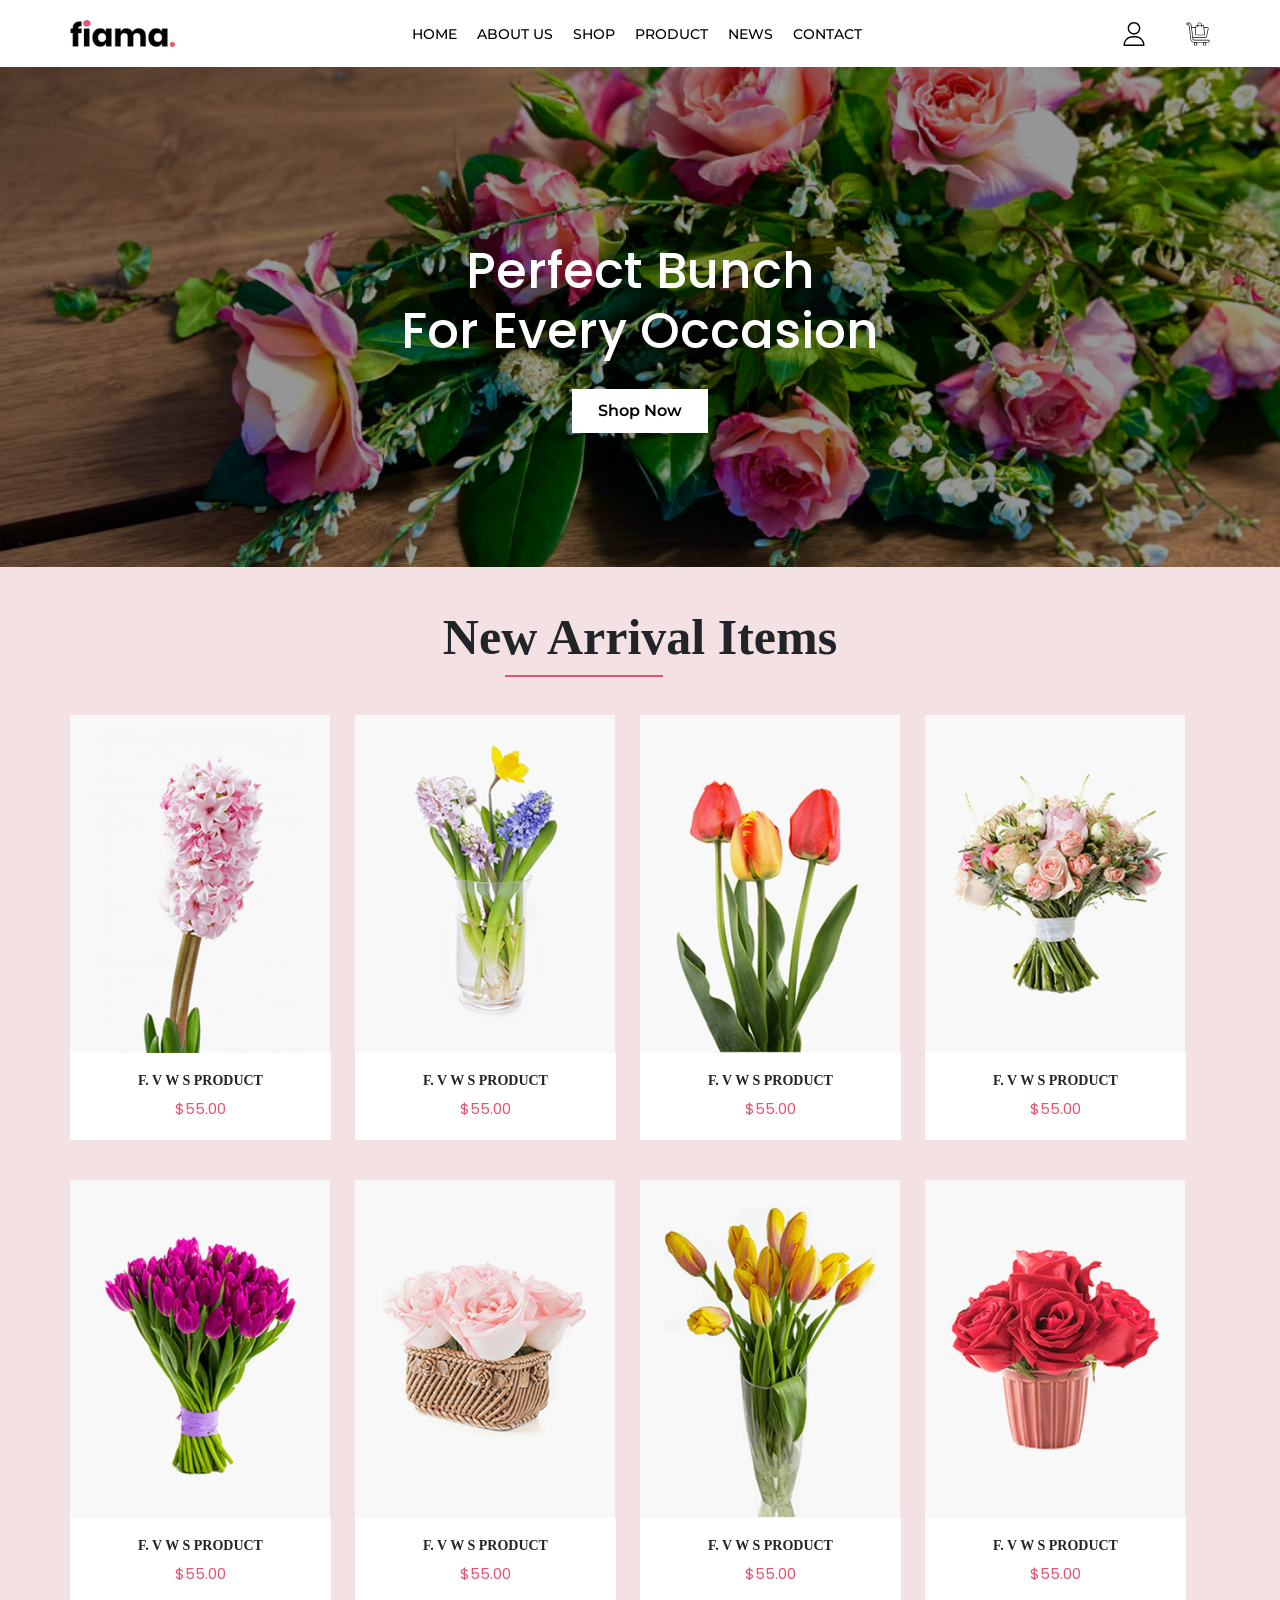
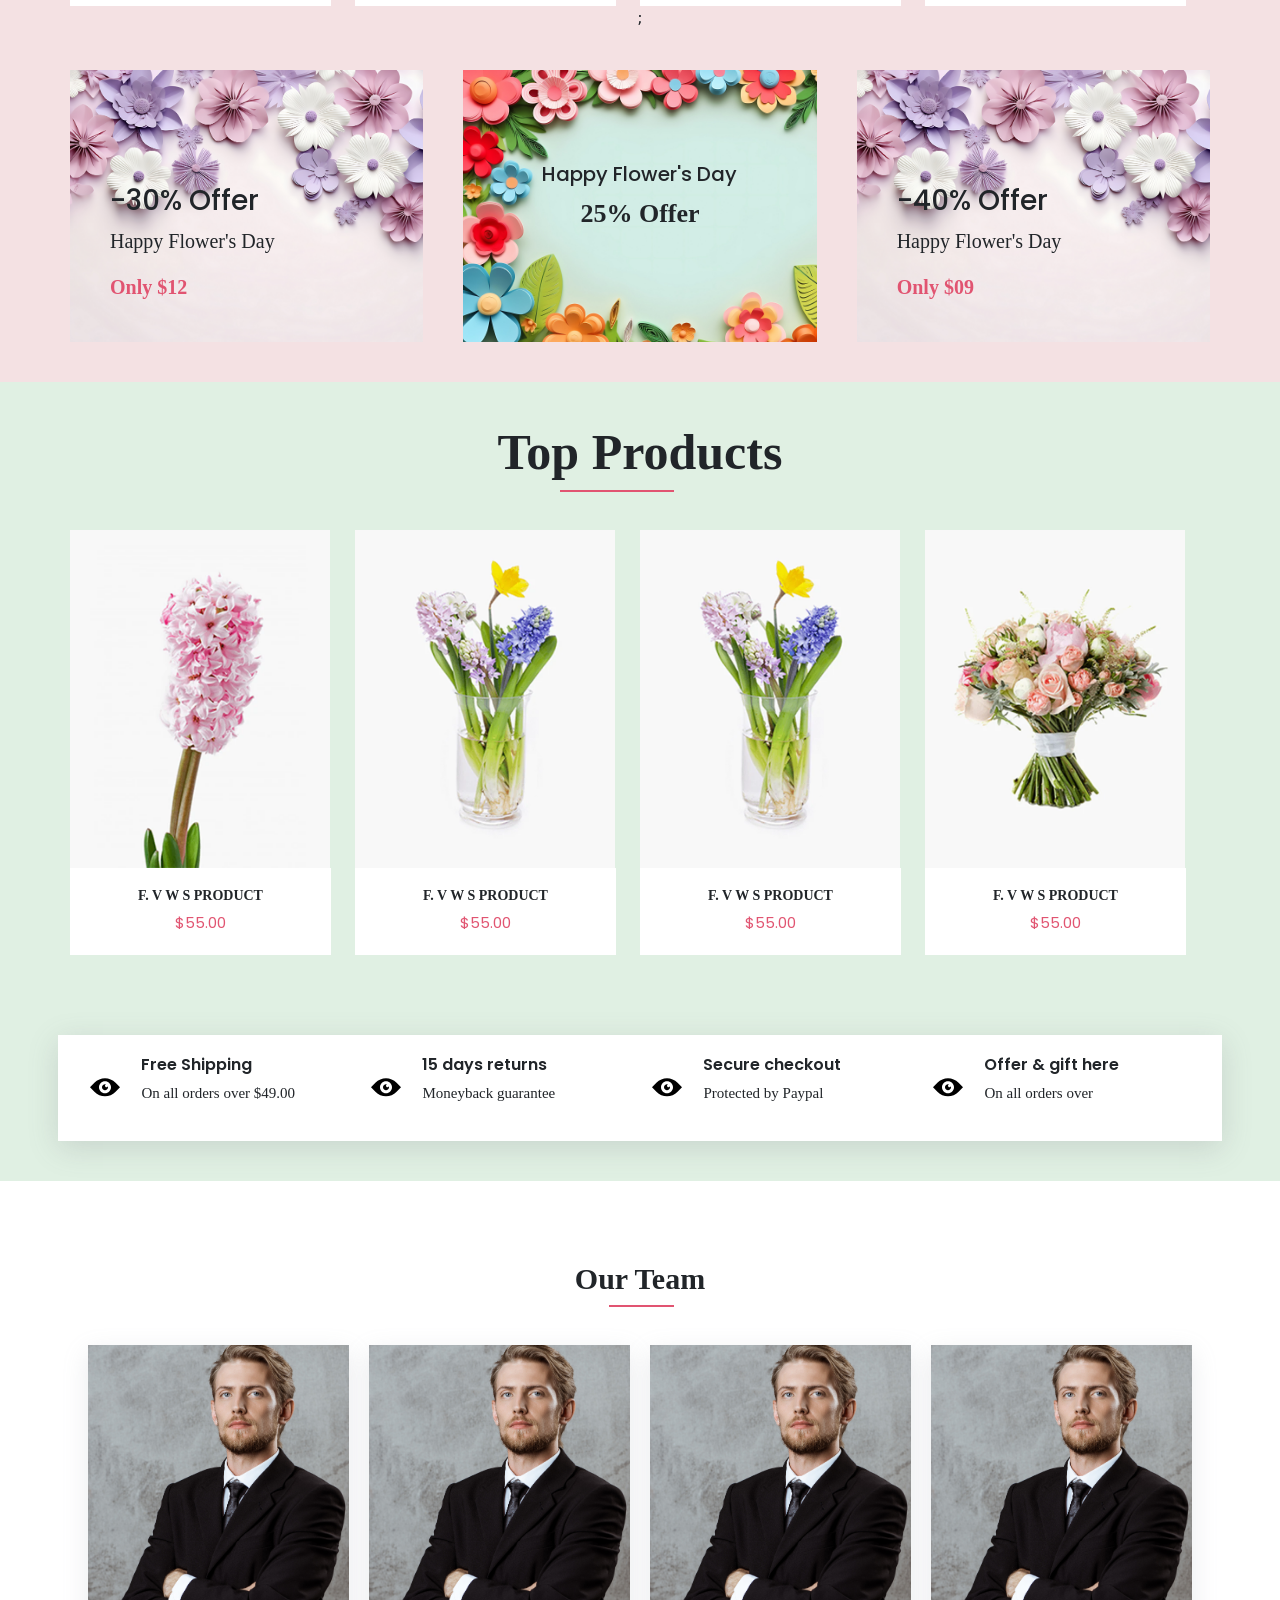
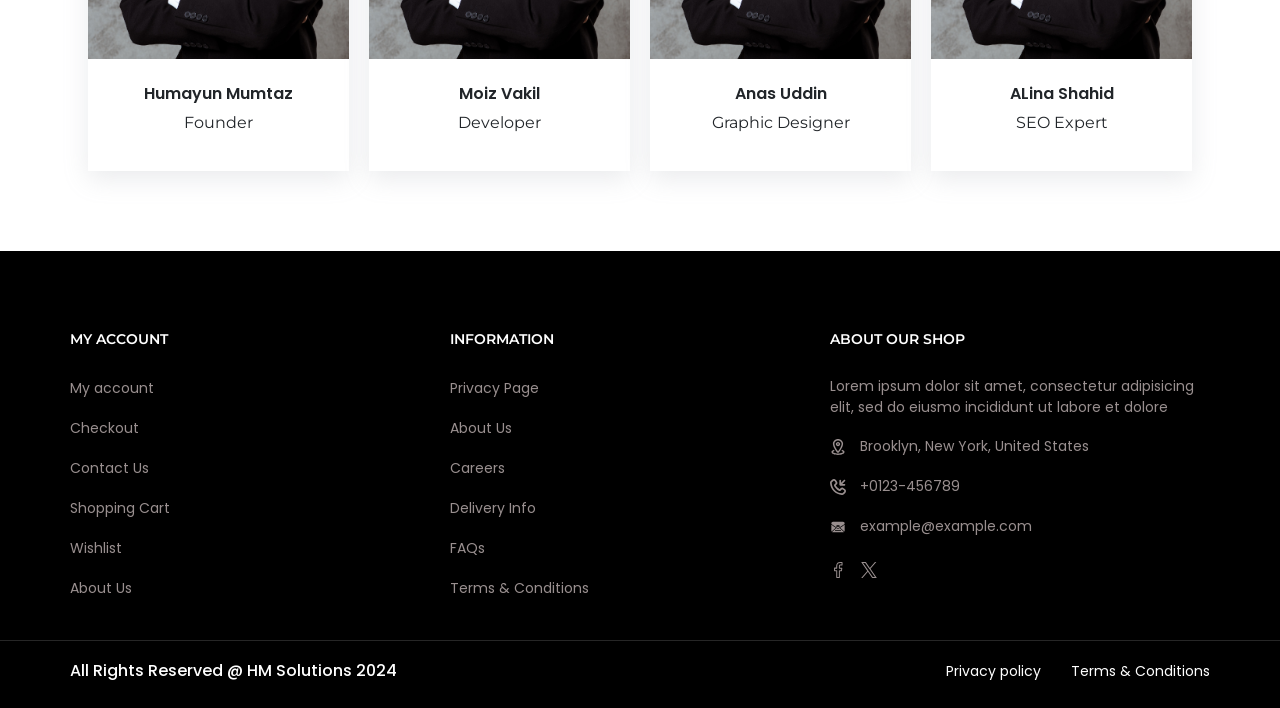
<file: index.html>
<!DOCTYPE html>
<html lang="en">
  
  <head>
    <meta charset="UTF-8" />
    <meta name="viewport" content="width=device-width, initial-scale=1.0" />

    <!-- FAV ICON -->

    <link rel="icon" href="assets/images/png/favicon.png" type="image/png" />

    <title>Home</title>

    <!-- font-family -->

    <link rel="preconnect" href="https://fonts.googleapis.com" />
    <link rel="preconnect" href="https://fonts.gstatic.com" crossorigin />
    <link
      href="https://fonts.googleapis.com/css2?family=Inter:wght@100..900&family=Open+Sans:ital,wght@0,300..800;1,300..800&family=Playfair+Display:ital,wght@0,400..900;1,400..900&display=swap"
      rel="stylesheet"
    />

    <!-- MONTSERRAT FONT -->

    <link rel="preconnect" href="https://fonts.googleapis.com" />
    <link rel="preconnect" href="https://fonts.gstatic.com" crossorigin />
    <link
      href="https://fonts.googleapis.com/css2?family=Montserrat:ital,wght@0,100..900;1,100..900&display=swap"
      rel="stylesheet"
    />

    <!-- END MONTSERRAT -->

    <!-- POPPINS FONT -->

    <link rel="preconnect" href="https://fonts.googleapis.com" />
    <link rel="preconnect" href="https://fonts.gstatic.com" crossorigin />
    <link
      href="https://fonts.googleapis.com/css2?family=Montserrat:ital,wght@0,100..900;1,100..900&family=Poppins:ital,wght@0,100;0,200;0,300;0,400;0,500;0,600;0,700;0,800;0,900;1,100;1,200;1,300;1,400;1,500;1,600;1,700;1,800;1,900&display=swap"
      rel="stylesheet"
    />

    <!-- END POPPINS FONT -->

    <!-- BEGIN BOOTSTRAP CSS -->

    <link
      href="https://cdn.jsdelivr.net/npm/bootstrap@5.3.3/dist/css/bootstrap.min.css"
      rel="stylesheet"
      integrity="sha384-QWTKZyjpPEjISv5WaRU9OFeRpok6YctnYmDr5pNlyT2bRjXh0JMhjY6hW+ALEwIH"
      crossorigin="anonymous"
    />

    <!-- END BOOTSTRAP CSS -->

    <!-- BEGIN FONT AWESOME -->

    <link
      rel="stylesheet"
      href="https://cdnjs.cloudflare.com/ajax/libs/font-awesome/6.6.0/css/all.min.css"
      integrity="sha512-Kc323vGBEqzTmouAECnVceyQqyqdsSiqLQISBL29aUW4U/M7pSPA/gEUZQqv1cwx4OnYxTxve5UMg5GT6L4JJg=="
      crossorigin="anonymous"
      referrerpolicy="no-referrer"
    />

    <!-- END FONT AWESOME -->

    <link rel="stylesheet" href="assets/css/style.css" />
  </head>

  <body>

    <!-- BEGIN HEADER -->


    <section class="main-header">
      <header>
        <div class="container">
          <div class="left">
            <div class="logo">
              <a href="index.html">
              <img src="assets/images/webp/figma-logo.webp" alt="" />
            </a>
            </div>
          </div>

          <div class="center">
            <div class="menu">
              <ul>
                <li><a href="index.html">HOME</a></li>
                <li class="about">
                  <a href="assets/pages/about.html">ABOUT US</a>

                  <div class="about-hover">
                    <ul>
                      <li><a href="assets/pages/about.html">About</a></li>
                      <li><a href="assets/pages/services.html">Services</a></li>
                      <li><a href="assets/pages/faq.html">Faq</a></li>
                      <li><a href="assets/pages/contact.html">Contact</a></li>
                    </ul>
                  </div>
                </li>
                <li><a href="assets/pages/shop.html">SHOP</a></li>
                <li class="product">
                  <a href="#">PRODUCT</a>

                  <div class="product-hover">
                    <ul>
                      <li><a href="assets/pages/singleproduct.html">All Collection</a></li>
                      <li><a href="assets/pages/singleproduct.html">Product Media</a></li>
                      <li><a href="assets/pages/singleproduct.html">Product Variants</a></li>
                      <li><a href="assets/pages/singleproduct.html">Product Countdown</a></li>
                    </ul>
                  </div>
                </li>
                <li><a href="#">NEWS</a></li>
                <li><a href="assets/pages/contact.html">CONTACT</a></li>
              </ul>
            </div>
          </div>

          <div class="right">
            <div class="icons">
              <img class="user" src="assets/images/svg/user.svg" alt="" />
              <div class="userbox">
                <ul class="userpopup">
                  <h4>QUICK LINKS</h4>

                  <li><a href="assets/pages/myaccount.html">My Account</a></li>

                  <li><a href="#">Initiatae return</a></li>

                  <li><a href="#">Support</a></li>

                  <li><a href="#">Language</a></li>

                  <button class="login-btn"><a href="assets/pages/login.html" style="text-decoration: none; color: white;">Login</a></button>

                  <div class="bottom">
                    <span>No account yet?</span>

                    <button class="register-btn">REGISTER HERE.</button>
                  </div>
                </ul>
              </div>

              <img src="assets/images/svg/cart.svg" alt="" />
            </div>

            <!-- FOR HAMBURGER -->

            <div class="hamburger">
              <img
                class="hamburger-icon"
                src="/assets/images/svg/hamburge.svg"
                alt=""
              />

              <div class="mobile-menu">
                <div class="nav">
                  <ul id="popup">
                    <img
                      class="close-menu"
                      src="/assets/images/svg/close-menu.svg"
                      alt=""
                    />

                    <li><a href="index.html">Home</a></li>

                    <li><a href="assets/pages/about.html">About Us</a></li>

                    <li><a href="#">Services</a></li>

                    <li><a href="">Products</a></li>

                    <li><a href="assets/pages/shop.html">Shop</a></li>

                    <li><a href="#">Cart</a></li>

                    <li><a href="assets/pages/myaccount.html">My Account</a></li>

                    <li><a href="assets/pages/contact.html">Contact</a></li>
                  </ul>
                </div>
              </div>
            </div>
          </div>
        </div>
      </header>
    </section>


    <!-- END HEADER -->



    
    <!-- BEGIN HERO SECTION -->

    <section class="hero">
      <div class="container">
        <div class="content">
          <h1>
            Perfect Bunch <br />
            For Every Occasion
          </h1>

          <button class="hero-btn"><a href="assets/pages/shop.html" style="text-decoration: none; color: black;">Shop Now</a></button>
        </div>
      </div>
    </section>

    <!-- BEGIN SECOND SECTION -->

    <section class="second-sec">
      <div class="container">
        <h2>New Arrival Items</h2>

        <div class="products">
          <div class="row">
            <!-- FIRST PRODUCT -->

            <div class="imagebox">
              <div class="image">
                <img src="/assets/images/webp/flower1.webp" alt="" />

                <div class="functions">
                  <ul>
                    <li>
                      <a href="assets/pages/singleproduct.html"
                        ><img
                          src="/assets/images/svg/view.svg"
                          alt=""
                          class="view"
                      /></a>
                    </li>

                    <li>
                      <a href="#"
                        ><img
                          src="/assets/images/svg/cart.svg"
                          alt=""
                          class="cart"
                      /></a>
                    </li>

                    <li>
                      <a href="#"
                        ><img
                          src="/assets/images/svg/wishlist.svg"
                          alt=""
                          class="cart"
                      /></a>
                    </li>
                  </ul>
                </div>
              </div>

              <div class="content">
                <h3>F. V W S PRODUCT</h3>
                <span>$55.00</span>
                <button class="add-to-cart"><a href="#">Add to Cart</a></button>
              </div>
            </div>

            <!-- FIRST PRODUCT END -->

            <!-- SECOND PRODUCT -->

            <div class="imagebox">
              <div class="image">
                <img src="/assets/images/webp/flower2.webp" alt="" />

                <div class="functions">
                  <ul>
                    <li>
                      <a href="assets/pages/singleproduct.html"
                        ><img
                          src="/assets/images/svg/view.svg"
                          alt=""
                          class="view"
                      /></a>
                    </li>

                    <li>
                      <a href="#"
                        ><img
                          src="/assets/images/svg/cart.svg"
                          alt=""
                          class="cart"
                      /></a>
                    </li>

                    <li>
                      <a href="#"
                        ><img
                          src="/assets/images/svg/wishlist.svg"
                          alt=""
                          class="cart"
                      /></a>
                    </li>
                  </ul>
                </div>
              </div>

              <div class="content">
                <h3>F. V W S PRODUCT</h3>
                <span>$55.00</span>
                <button class="add-to-cart"><a href="#">Add to Cart</a></button>
              </div>
            </div>

            <!-- SECOND PRODUCT END -->

            <!-- THIRD PRODUCT -->

            <div class="imagebox">
              <div class="image">
                <img src="/assets/images/webp/flower3.webp" alt="" />

                <div class="functions">
                  <ul>
                    <li>
                      <a href="assets/pages/singleproduct.html"
                        ><img
                          src="/assets/images/svg/view.svg"
                          alt=""
                          class="view"
                      /></a>
                    </li>

                    <li>
                      <a href="#"
                        ><img
                          src="/assets/images/svg/cart.svg"
                          alt=""
                          class="cart"
                      /></a>
                    </li>

                    <li>
                      <a href="#"
                        ><img
                          src="/assets/images/svg/wishlist.svg"
                          alt=""
                          class="cart"
                      /></a>
                    </li>
                  </ul>
                </div>
              </div>

              <div class="content">
                <h3>F. V W S PRODUCT</h3>
                <span>$55.00</span>
                <button class="add-to-cart"><a href="#">Add to Cart</a></button>
              </div>
            </div>

            <!-- THIRD PRODUCT END -->

            <!-- FOURTH PRODUCT -->

            <div class="imagebox">
              <div class="image">
                <img src="/assets/images/webp/flower4.webp" alt="" />

                <div class="functions">
                  <ul>
                    <li>
                      <a href="assets/pages/singleproduct.html"
                        ><img
                          src="/assets/images/svg/view.svg"
                          alt=""
                          class="view"
                      /></a>
                    </li>

                    <li>
                      <a href="#"
                        ><img
                          src="/assets/images/svg/cart.svg"
                          alt=""
                          class="cart"
                      /></a>
                    </li>

                    <li>
                      <a href="#"
                        ><img
                          src="/assets/images/svg/wishlist.svg"
                          alt=""
                          class="cart"
                      /></a>
                    </li>
                  </ul>
                </div>
              </div>

              <div class="content">
                <h3>F. V W S PRODUCT</h3>
                <span>$55.00</span>
                <button class="add-to-cart"><a href="#">Add to Cart</a></button>
              </div>
            </div>

            <!-- FOURTH PRODUCT END -->
          </div>
        </div>

        <div class="products">
          <div class="row">
            <!-- FIRST PRODUCT -->

            <div class="imagebox">
              <div class="image">
                <img src="/assets/images/webp/flower5.webp" alt="" />

                <div class="functions">
                  <ul>
                    <li>
                      <a href="assets/pages/singleproduct.html"
                        ><img
                          src="/assets/images/svg/view.svg"
                          alt=""
                          class="view"
                      /></a>
                    </li>

                    <li>
                      <a href="#"
                        ><img
                          src="/assets/images/svg/cart.svg"
                          alt=""
                          class="cart"
                      /></a>
                    </li>

                    <li>
                      <a href="#"
                        ><img
                          src="/assets/images/svg/wishlist.svg"
                          alt=""
                          class="cart"
                      /></a>
                    </li>
                  </ul>
                </div>
              </div>

              <div class="content">
                <h3>F. V W S PRODUCT</h3>
                <span>$55.00</span>
                <button class="add-to-cart"><a href="#">Add to Cart</a></button>
              </div>
            </div>

            <!-- FIRST PRODUCT END -->

            <!-- SECOND PRODUCT -->

            <div class="imagebox">
              <div class="image">
                <img src="/assets/images/webp/flower6.webp" alt="" />

                <div class="functions">
                  <ul>
                    <li>
                      <a href="assets/pages/singleproduct.html"
                        ><img
                          src="/assets/images/svg/view.svg"
                          alt=""
                          class="view"
                      /></a>
                    </li>

                    <li>
                      <a href="#"
                        ><img
                          src="/assets/images/svg/cart.svg"
                          alt=""
                          class="cart"
                      /></a>
                    </li>

                    <li>
                      <a href="#"
                        ><img
                          src="/assets/images/svg/wishlist.svg"
                          alt=""
                          class="cart"
                      /></a>
                    </li>
                  </ul>
                </div>
              </div>

              <div class="content">
                <h3>F. V W S PRODUCT</h3>
                <span>$55.00</span>
                <button class="add-to-cart"><a href="#">Add to Cart</a></button>
              </div>
            </div>

            <!-- SECOND PRODUCT END -->

            <!-- THIRD PRODUCT -->

            <div class="imagebox">
              <div class="image">
                <img src="/assets/images/webp/flower7.webp" alt="" />

                <div class="functions">
                  <ul>
                    <li>
                      <a href="assets/pages/singleproduct.html"
                        ><img
                          src="/assets/images/svg/view.svg"
                          alt=""
                          class="view"
                      /></a>
                    </li>

                    <li>
                      <a href="#"
                        ><img
                          src="/assets/images/svg/cart.svg"
                          alt=""
                          class="cart"
                      /></a>
                    </li>

                    <li>
                      <a href="#"
                        ><img
                          src="/assets/images/svg/wishlist.svg"
                          alt=""
                          class="cart"
                      /></a>
                    </li>
                  </ul>
                </div>
              </div>

              <div class="content">
                <h3>F. V W S PRODUCT</h3>
                <span>$55.00</span>
                <button class="add-to-cart"><a href="#">Add to Cart</a></button>
              </div>
            </div>

            <!-- THIRD PRODUCT END -->

            <!-- FOURTH PRODUCT -->

            <div class="imagebox">
              <div class="image">
                <img src="/assets/images/webp/flower8.webp" alt="" />

                <div class="functions">
                  <ul>
                    <li>
                      <a href="assets/pages/singleproduct.html"
                        ><img
                          src="/assets/images/svg/view.svg"
                          alt=""
                          class="view"
                      /></a>
                    </li>

                    <li>
                      <a href="#"
                        ><img
                          src="/assets/images/svg/cart.svg"
                          alt=""
                          class="cart"
                      /></a>
                    </li>

                    <li>
                      <a href="#"
                        ><img
                          src="/assets/images/svg/wishlist.svg"
                          alt=""
                          class="cart"
                      /></a>
                    </li>
                  </ul>
                </div>
              </div>

              <div class="content">
                <h3>F. V W S PRODUCT</h3>
                <span>$55.00</span>
                <button class="add-to-cart"><a href="#">Add to Cart</a></button>
              </div>
            </div>

            <!-- FOURTH PRODUCT END -->
          </div>
        </div>;
      </div>
    </section>

    <!-- END SECOND SECTION -->


     <!-- BEGIN THIRD SECTION -->

     <section class="third-sec">
      <div class="container">
        <div class="col1">
          <h3>-30% Offer</h3>
          <p>Happy Flower's Day</p>
          <span>Only $12</span>
        </div>

        <div class="col2">
          <h4>Happy Flower's Day</h4>
          <p>25% Offer</p>
        </div>

        <div class="col3">
          <h3>-40% Offer</h3>
          <p>Happy Flower's Day</p>
          <span>Only $09</span>
        </div>
      </div>
    </section>

    <!-- END THIRD SECTION -->


     <!-- BEGIN FOURTH SECTION -->

     <section class="fourth-sec">
      <div class="container">
        <h2>Top Products</h2>

        <div class="products">
          <div class="row">
            <!-- FIRST PRODUCT -->

            <div class="imagebox">
              <div class="image">
                <img src="/assets/images/webp/flower1.webp" alt="" />

                <div class="functions">
                  <ul>
                    <li>
                      <a href="assets/pages/singleproduct.html"
                        ><img
                          src="/assets/images/svg/view.svg"
                          alt=""
                          class="view"
                      /></a>
                    </li>

                    <li>
                      <a href="#"
                        ><img
                          src="/assets/images/svg/cart.svg"
                          alt=""
                          class="cart"
                      /></a>
                    </li>

                    <li>
                      <a href="#"
                        ><img
                          src="/assets/images/svg/wishlist.svg"
                          alt=""
                          class="cart"
                      /></a>
                    </li>
                  </ul>
                </div>
              </div>

              <div class="content">
                <h3>F. V W S PRODUCT</h3>
                <span>$55.00</span>
                <button class="add-to-cart"><a href="#">Add to Cart</a></button>
              </div>
            </div>

            <!-- FIRST PRODUCT END -->

            <!-- SECOND PRODUCT -->

            <div class="imagebox">
              <div class="image">
                <img src="/assets/images/webp/flower2.webp" alt="" />

                <div class="functions">
                  <ul>
                    <li>
                      <a href="assets/pages/singleproduct.html"
                        ><img
                          src="/assets/images/svg/view.svg"
                          alt=""
                          class="view"
                      /></a>
                    </li>

                    <li>
                      <a href="#"
                        ><img
                          src="/assets/images/svg/cart.svg"
                          alt=""
                          class="cart"
                      /></a>
                    </li>

                    <li>
                      <a href="#"
                        ><img
                          src="/assets/images/svg/wishlist.svg"
                          alt=""
                          class="cart"
                      /></a>
                    </li>
                  </ul>
                </div>
              </div>

              <div class="content">
                <h3>F. V W S PRODUCT</h3>
                <span>$55.00</span>
                <button class="add-to-cart"><a href="#">Add to Cart</a></button>
              </div>
            </div>

            <!-- SECOND PRODUCT END -->

            <!-- THIRD PRODUCT -->

            <div class="imagebox">
              <div class="image">
                <img src="/assets/images/webp/flower2.webp" alt="" />

                <div class="functions">
                  <ul>
                    <li>
                      <a href="assets/pages/singleproduct.html"
                        ><img
                          src="/assets/images/svg/view.svg"
                          alt=""
                          class="view"
                      /></a>
                    </li>

                    <li>
                      <a href="#"
                        ><img
                          src="/assets/images/svg/cart.svg"
                          alt=""
                          class="cart"
                      /></a>
                    </li>

                    <li>
                      <a href="#"
                        ><img
                          src="/assets/images/svg/wishlist.svg"
                          alt=""
                          class="cart"
                      /></a>
                    </li>
                  </ul>
                </div>
              </div>

              <div class="content">
                <h3>F. V W S PRODUCT</h3>
                <span>$55.00</span>
                <button class="add-to-cart"><a href="#">Add to Cart</a></button>
              </div>
            </div>

            <!-- THIRD PRODUCT END -->

            <!-- FOURTH PRODUCT -->

            <div class="imagebox">
              <div class="image">
                <img src="/assets/images/webp/flower4.webp" alt="" />

                <div class="functions">
                  <ul>
                    <li>
                      <a href="assets/pages/singleproduct.html"
                        ><img
                          src="/assets/images/svg/view.svg"
                          alt=""
                          class="view"
                      /></a>
                    </li>

                    <li>
                      <a href="#"
                        ><img
                          src="/assets/images/svg/cart.svg"
                          alt=""
                          class="cart"
                      /></a>
                    </li>

                    <li>
                      <a href="#"
                        ><img
                          src="/assets/images/svg/wishlist.svg"
                          alt=""
                          class="cart"
                      /></a>
                    </li>
                  </ul>
                </div>
              </div>

              <div class="content">
                <h3>F. V W S PRODUCT</h3>
                <span>$55.00</span>
                <button class="add-to-cart"><a href="#">Add to Cart</a></button>
              </div>
            </div>

            <!-- FOURTH PRODUCT END -->
          </div>
        </div>
      </div>
    </section>

    <!-- END FOURTH SECTION -->

    <section class="fifth-sec">
      <div class="container">
        <div class="row">
          <!-- first icon box -->

          <div class="iconbox">
            <div class="icon">
              <img src="/assets/images/svg/view.svg" alt="" />
            </div>

            <div class="content">
              <h3>Free Shipping</h3>
              <p>On all orders over $49.00</p>
            </div>
          </div>

          <!-- Second iconbox -->

          <div class="iconbox">
            <div class="icon">
              <img src="/assets/images/svg/view.svg" alt="" />
            </div>

            <div class="content">
              <h3>15 days returns</h3>
              <p>Moneyback guarantee</p>
            </div>
          </div>

          <!-- Third iconbox -->

          <div class="iconbox">
            <div class="icon">
              <img src="/assets/images/svg/view.svg" alt="" />
            </div>

            <div class="content">
              <h3>Secure checkout</h3>
              <p>Protected by Paypal</p>
            </div>
          </div>

          <!-- Fourth iconbox -->

          <div class="iconbox">
            <div class="icon">
              <img src="/assets/images/svg/view.svg" alt="" />
            </div>

            <div class="content">
              <h3>Offer & gift here</h3>
              <p>On all orders over</p>
            </div>
          </div>
        </div>
      </div>
    </section>

    <!-- END FIFTH SECTION -->


    <!-- BEGIN SEVENTH SECTION -->

    <section class="seven-sec">
      <div class="container">
        <h2>Our Team</h2>

        <div class="row">
          <!-- First Image Box -->

          <div class="imagebox">
            <img src="/assets/images/jpg/team-member-1.jpg" alt="" />

            <div class="content">
              <h4>Humayun Mumtaz</h4>
              <p>Founder</p>
            </div>
          </div>

          <!-- Second Image Box -->

          <div class="imagebox">
            <img src="/assets/images/jpg/team-member-1.jpg" alt="" />

            <div class="content">
              <h4>Moiz Vakil</h4>
              <p>Developer</p>
            </div>
          </div>

          <!-- Third Image Box -->

          <div class="imagebox">
            <img src="/assets/images/jpg/team-member-1.jpg" alt="" />

            <div class="content">
              <h4>Anas Uddin</h4>
              <p>Graphic Designer</p>
            </div>
          </div>

          <!-- Fourth Image Box -->

          <div class="imagebox">
            <img src="/assets/images/jpg/team-member-1.jpg" alt="" />

            <div class="content">
              <h4>ALina Shahid</h4>
              <p>SEO Expert</p>
            </div>
          </div>
        </div>
      </div>
    </section>

    <!-- END SEVENTH SECTION -->




     <!-- BEGIN FOOTER -->

     <section class="footer-bottom">
      <footer>
        <div class="container">
          <div class="left">
            <h2>MY ACCOUNT</h2>

            <ul>
              <li><a href="assets/pages/myaccount.html">My account</a></li>
              <li><a href="#">Checkout</a></li>
              <li><a href="assets/pages/contact.html">Contact Us</a></li>
              <li><a href="#">Shopping Cart</a></li>
              <li><a href="#">Wishlist</a></li>
              <li><a href="assets/pages/about.html">About Us</a></li>
            </ul>
          </div>

          <div class="center">
            <h2>INFORMATION</h2>

            <ul>
              <li><a href="#">Privacy Page</a></li>
              <li><a href="assets/pages/about.html">About Us</a></li>
              <li><a href="#">Careers</a></li>
              <li><a href="#">Delivery Info</a></li>
              <li><a href="assets/pages/faq.html">FAQs</a></li>
              <li><a href="#">Terms & Conditions</a></li>
            </ul>
          </div>

          <div class="right">
            <h2>ABOUT OUR SHOP</h2>
            <p>
              Lorem ipsum dolor sit amet, consectetur adipisicing elit, sed do
              eiusmo incididunt ut labore et dolore
            </p>

            <ul>
              <li>
                <a href="#">
                  <span
                    ><img src="assets/images/svg/location.svg" alt=""
                  /></span>
                  Brooklyn, New York, United States</a
                >
              </li>
              <li>
                <a href="#"
                  ><span><img src="assets/images/svg/call.svg" alt="" /></span>
                  +0123-456789</a
                >
              </li>
              <li>
                <a href="#"
                  ><span
                    ><img src="assets/images/svg/email.svg" alt=""
                  /></span>
                  example@example.com</a
                >
              </li>
            </ul>

            <div class="social-icons">
              <img src="assets/images/svg/facebook.svg" alt="" />

              <img src="assets/images/svg/twitter.svg" alt="" />
            </div>
          </div>
        </div>

        <div class="bottom">
          <div class="container">
            <div class="left">
              <h3>All Rights Reserved @ HM Solutions 2024</h3>
            </div>

            <div class="right">
              <a href="#">Privacy policy</a>
              <a href="#">Terms & Conditions</a>
            </div>
          </div>
        </div>
      </footer>
    </section>

    <!-- END FOOTER -->


    <!-- BEGIN BOOTSTRAP JAVASCRIPT -->

    <script
      src="https://cdn.jsdelivr.net/npm/@popperjs/core@2.11.8/dist/umd/popper.min.js"
      integrity="sha384-I7E8VVD/ismYTF4hNIPjVp/Zjvgyol6VFvRkX/vR+Vc4jQkC+hVqc2pM8ODewa9r"
      crossorigin="anonymous"
    ></script>
    <script
      src="https://cdn.jsdelivr.net/npm/bootstrap@5.3.3/dist/js/bootstrap.min.js"
      integrity="sha384-0pUGZvbkm6XF6gxjEnlmuGrJXVbNuzT9qBBavbLwCsOGabYfZo0T0to5eqruptLy"
      crossorigin="anonymous"
    ></script>

    <!-- END BOOTSTRAP CSS -->

    <!--Begin My Own javascript -->

    <script src="assets/js/script.js"></script>

    <!-- END My own javascript -->
  </body>
</html>
</file>
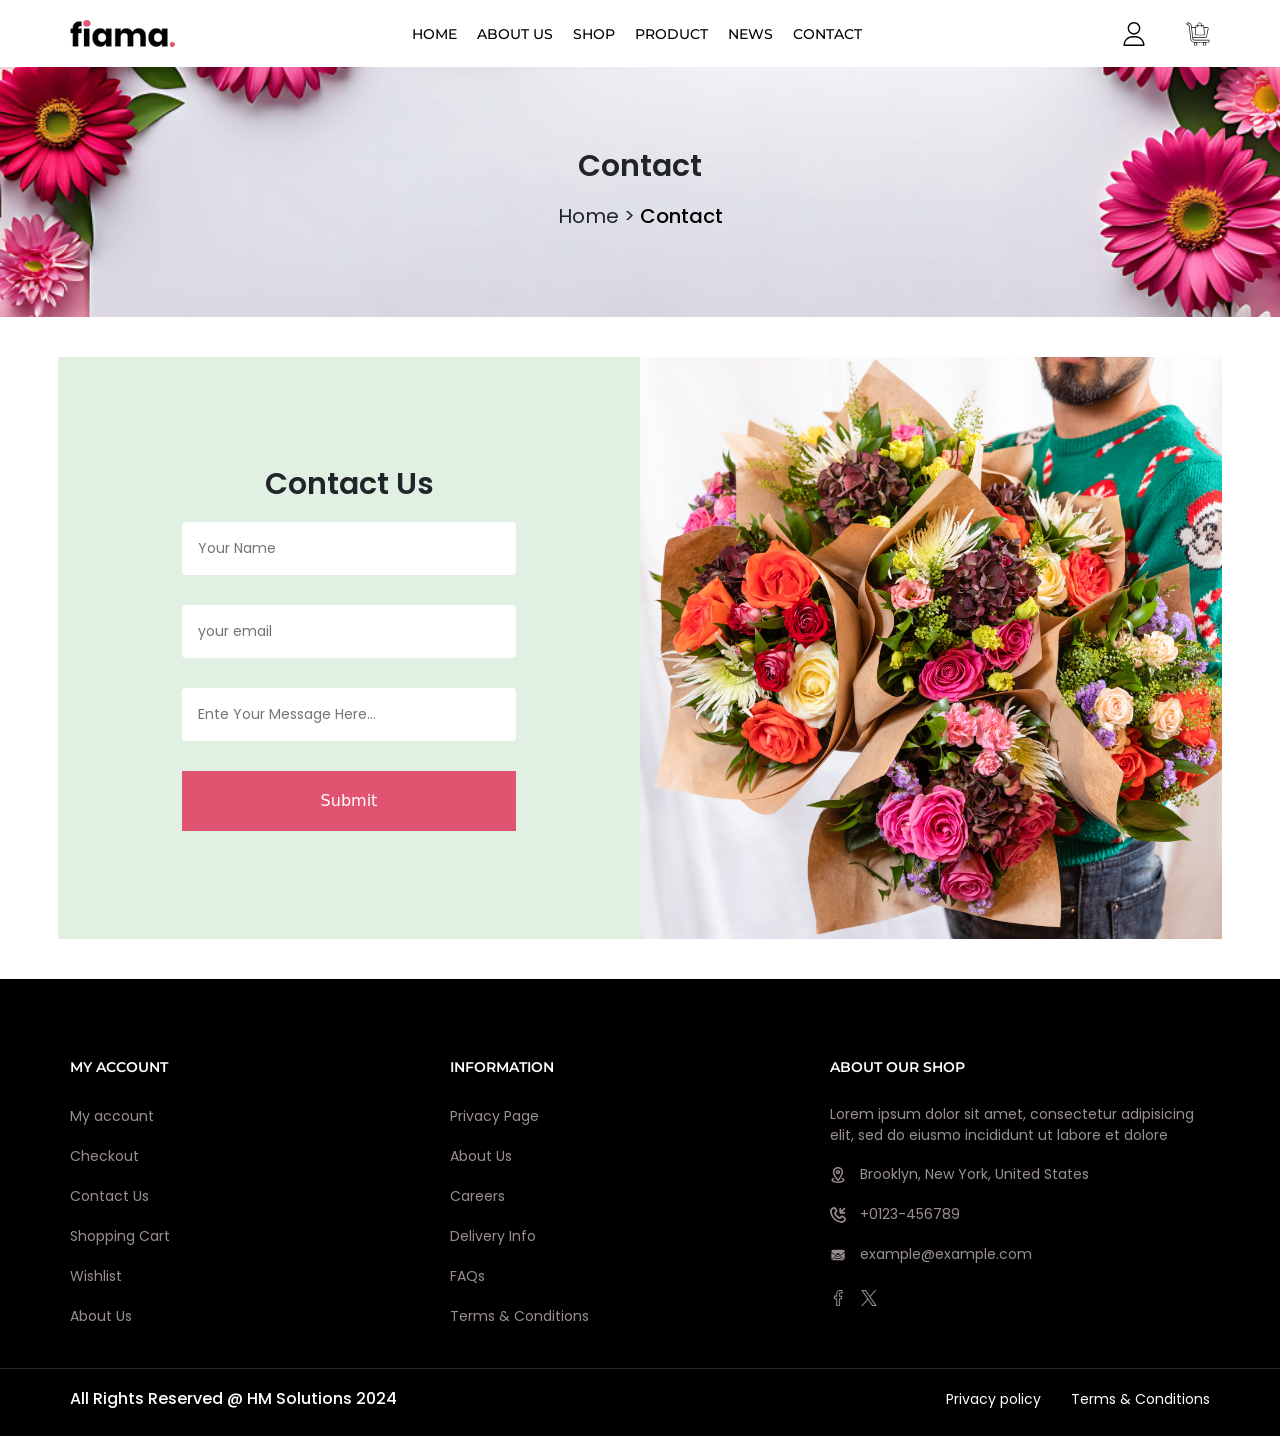
<file: assets/pages/contact.html>
<!DOCTYPE html>
<html lang="en">

    <head>
        <meta charset="UTF-8" />
        <meta name="viewport" content="width=device-width, initial-scale=1.0" />
    
        <!-- FAV ICON -->
    
        <link rel="icon" href="/assets/images/png/favicon.png" type="image/png" />
    
        <title>Contact Us</title>
    
        <!-- font-family -->
    
        <link rel="preconnect" href="https://fonts.googleapis.com" />
        <link rel="preconnect" href="https://fonts.gstatic.com" crossorigin />
        <link
            href="https://fonts.googleapis.com/css2?family=Inter:wght@100..900&family=Open+Sans:ital,wght@0,300..800;1,300..800&family=Playfair+Display:ital,wght@0,400..900;1,400..900&display=swap"
            rel="stylesheet" />
    
        <!-- MONTSERRAT FONT -->
    
        <link rel="preconnect" href="https://fonts.googleapis.com" />
        <link rel="preconnect" href="https://fonts.gstatic.com" crossorigin />
        <link href="https://fonts.googleapis.com/css2?family=Montserrat:ital,wght@0,100..900;1,100..900&display=swap"
            rel="stylesheet" />
    
        <!-- END MONTSERRAT -->
    
        <!-- POPPINS FONT -->
    
        <link rel="preconnect" href="https://fonts.googleapis.com" />
        <link rel="preconnect" href="https://fonts.gstatic.com" crossorigin />
        <link
            href="https://fonts.googleapis.com/css2?family=Montserrat:ital,wght@0,100..900;1,100..900&family=Poppins:ital,wght@0,100;0,200;0,300;0,400;0,500;0,600;0,700;0,800;0,900;1,100;1,200;1,300;1,400;1,500;1,600;1,700;1,800;1,900&display=swap"
            rel="stylesheet" />
    
        <!-- END POPPINS FONT -->
    
        <!-- BEGIN BOOTSTRAP CSS -->
    
        <link href="https://cdn.jsdelivr.net/npm/bootstrap@5.3.3/dist/css/bootstrap.min.css" rel="stylesheet"
            integrity="sha384-QWTKZyjpPEjISv5WaRU9OFeRpok6YctnYmDr5pNlyT2bRjXh0JMhjY6hW+ALEwIH" crossorigin="anonymous" />
    
        <!-- END BOOTSTRAP CSS -->
    
        <!-- BEGIN FONT AWESOME -->
    
        <link rel="stylesheet" href="https://cdnjs.cloudflare.com/ajax/libs/font-awesome/6.6.0/css/all.min.css"
            integrity="sha512-Kc323vGBEqzTmouAECnVceyQqyqdsSiqLQISBL29aUW4U/M7pSPA/gEUZQqv1cwx4OnYxTxve5UMg5GT6L4JJg=="
            crossorigin="anonymous" referrerpolicy="no-referrer" />
    
        <!-- END FONT AWESOME -->
    
        <link rel="stylesheet" href="/assets/css/style.css">
    
    </head>

<body>
 <!-- BEGIN HEADER -->


 <section class="main-header">
  <header>
    <div class="container">
      <div class="left">
        <div class="logo">
          <a href="/index.html">
          <img src="/assets/images/webp/figma-logo.webp" alt="" />
        </a>
        </div>
      </div>

      <div class="center">
        <div class="menu">
          <ul>
            <li><a href="/index.html">HOME</a></li>
            <li class="about">
              <a href="/assets/pages/about.html">ABOUT US</a>

              <div class="about-hover">
                <ul>
                  <li><a href="/assets/pages/about.html">About</a></li>
                  <li><a href="/assets/pages/services.html">Services</a></li>
                  <li><a href="/assets/pages/faq.html">Faq</a></li>
                  <li><a href="/assets/pages/contact.html">Contact</a></li>
                </ul>
              </div>
            </li>
            <li><a href="/assets/pages/shop.html">SHOP</a></li>
            <li class="product">
              <a href="#">PRODUCT</a>

              <div class="product-hover">
                <ul>
                  <li><a href="/assets/pages/singleproduct.html">All Collection</a></li>
                  <li><a href="/assets/pages/singleproduct.html">Product Media</a></li>
                  <li><a href="/assets/pages/singleproduct.html">Product Variants</a></li>
                  <li><a href="/assets/pages/singleproduct.html">Product Countdown</a></li>
                </ul>
              </div>
            </li>
            <li><a href="#">NEWS</a></li>
            <li><a href="/assets/pages/contact.html">CONTACT</a></li>
          </ul>
        </div>
      </div>

      <div class="right">
        <div class="icons">
          <img class="user" src="/assets/images/svg/user.svg" alt="" />
          <div class="userbox">
            <ul class="userpopup">
              <h4>QUICK LINKS</h4>

              <li><a href="/assets/pages/myaccount.html">My Account</a></li>

              <li><a href="#">Initiatae return</a></li>

              <li><a href="#">Support</a></li>

              <li><a href="#">Language</a></li>

              <button class="login-btn"><a href="/assets/pages/login.html" style="text-decoration: none; color: white;">Login</a></button>

              <div class="bottom">
                <span>No account yet?</span>

                <button class="register-btn">REGISTER HERE.</button>
              </div>
            </ul>
          </div>

          <img src="/assets/images/svg/cart.svg" alt="" />
        </div>

        <!-- FOR HAMBURGER -->

        <div class="hamburger">
          <img
            class="hamburger-icon"
            src="/assets/images/svg/hamburge.svg"
            alt=""
          />

          <div class="mobile-menu">
            <div class="nav">
              <ul id="popup">
                <img
                  class="close-menu"
                  src="/assets/images/svg/close-menu.svg"
                  alt=""
                />

                <li><a href="/index.html">Home</a></li>

                <li><a href="/assets/pages/about.html">About Us</a></li>

                <li><a href="#">Services</a></li>

                <li><a href="">Products</a></li>

                <li><a href="/assets/pages/shop.html">Shop</a></li>

                <li><a href="#">Cart</a></li>

                <li><a href="/assets/pages/myaccount.html">My Account</a></li>

                <li><a href="/assets/pages/contact.html">Contact</a></li>
              </ul>
            </div>
          </div>
        </div>
      </div>
    </div>
  </header>
</section>


<!-- END HEADER -->



    <!-- BEGIN HERO SECTION -->

    <section class="banner-sec">

        <div class="container">

            <div class="row">

                <h1>Contact</h1>
                <h2>Home > <span style="color: black; font-weight: 500;">Contact</span></h2>

            </div>

        </div>

    </section>

    <!-- END HERO SECTION -->



    <!-- BEGIN SECOND SECTION -->

    <section class="contact-second-sec">

        <div class="container">

            <div class="row">

                <div class="left">

                    <h1>Contact Us</h1>

                    <form action="#">

                        <input type="text" name="firstname" id="fname" placeholder="Your Name">

                        <input type="email" name="email" id="email" placeholder="your email">

                        <input type="text" name="message" id="message" placeholder="Ente Your Message Here...">
                           
                        <input type="button" value="Submit">
                    </form>

                </div>

                <div class="right">

                    <img src="/assets/images/jpg/services-image.jpg" alt="">

                </div>

            </div>

        </div>

    </section>


    <!-- END SECOND SECTION -->

 <!-- BEGIN FOOTER -->

 <section class="footer-bottom">
  <footer>
    <div class="container">
      <div class="left">
        <h2>MY ACCOUNT</h2>

        <ul>
          <li><a href="/assets/pages/myaccount.html">My account</a></li>
          <li><a href="#">Checkout</a></li>
          <li><a href="/assets/pages/contact.html">Contact Us</a></li>
          <li><a href="#">Shopping Cart</a></li>
          <li><a href="#">Wishlist</a></li>
          <li><a href="/assets/pages/about.html">About Us</a></li>
        </ul>
      </div>

      <div class="center">
        <h2>INFORMATION</h2>

        <ul>
          <li><a href="#">Privacy Page</a></li>
          <li><a href="/assets/pages/about.html">About Us</a></li>
          <li><a href="#">Careers</a></li>
          <li><a href="#">Delivery Info</a></li>
          <li><a href="/assets/pages/faq.html">FAQs</a></li>
          <li><a href="#">Terms & Conditions</a></li>
        </ul>
      </div>

      <div class="right">
        <h2>ABOUT OUR SHOP</h2>
        <p>
          Lorem ipsum dolor sit amet, consectetur adipisicing elit, sed do
          eiusmo incididunt ut labore et dolore
        </p>

        <ul>
          <li>
            <a href="#">
              <span
                ><img src="/assets/images/svg/location.svg" alt=""
              /></span>
              Brooklyn, New York, United States</a
            >
          </li>
          <li>
            <a href="#"
              ><span><img src="/assets/images/svg/call.svg" alt="" /></span>
              +0123-456789</a
            >
          </li>
          <li>
            <a href="#"
              ><span
                ><img src="/assets/images/svg/email.svg" alt=""
              /></span>
              example@example.com</a
            >
          </li>
        </ul>

        <div class="social-icons">
          <img src="/assets/images/svg/facebook.svg" alt="" />

          <img src="/assets/images/svg/twitter.svg" alt="" />
        </div>
      </div>
    </div>

    <div class="bottom">
      <div class="container">
        <div class="left">
          <h3>All Rights Reserved @ HM Solutions 2024</h3>
        </div>

        <div class="right">
          <a href="#">Privacy policy</a>
          <a href="#">Terms & Conditions</a>
        </div>
      </div>
    </div>
  </footer>
</section>

<!-- END FOOTER -->

     <!-- BEGIN BOOTSTRAP JAVASCRIPT -->

     <script src="https://cdn.jsdelivr.net/npm/@popperjs/core@2.11.8/dist/umd/popper.min.js"
     integrity="sha384-I7E8VVD/ismYTF4hNIPjVp/Zjvgyol6VFvRkX/vR+Vc4jQkC+hVqc2pM8ODewa9r"
     crossorigin="anonymous"></script>
 <script src="https://cdn.jsdelivr.net/npm/bootstrap@5.3.3/dist/js/bootstrap.min.js"
     integrity="sha384-0pUGZvbkm6XF6gxjEnlmuGrJXVbNuzT9qBBavbLwCsOGabYfZo0T0to5eqruptLy"
     crossorigin="anonymous"></script>

 <!-- END BOOTSTRAP CSS -->

 <!--Begin My Own javascript -->

 <script src="/assets/js/script.js"></script>

 <!-- END My own javascript -->
    
</body>
</html>
</file>
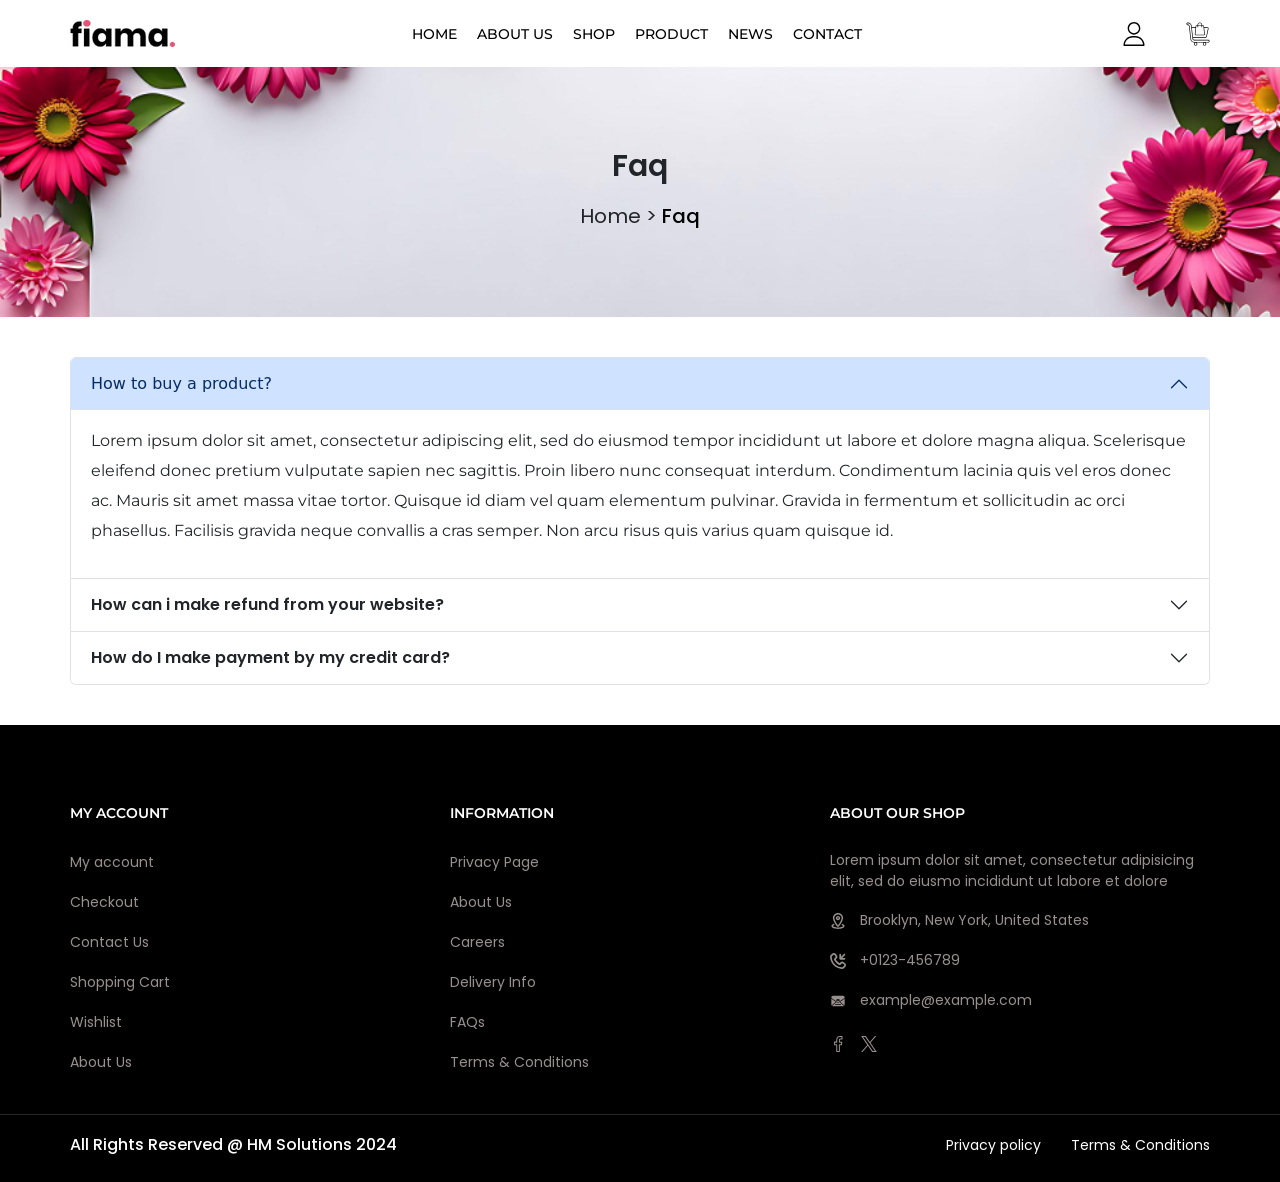
<file: assets/pages/faq.html>
<!DOCTYPE html>
<html lang="en">

<head>
    <meta charset="UTF-8" />
    <meta name="viewport" content="width=device-width, initial-scale=1.0" />

    <!-- FAV ICON -->

    <link rel="icon" href="/assets/images/png/favicon.png" type="image/png" />

    <title>Faq</title>

    <!-- font-family -->

    <link rel="preconnect" href="https://fonts.googleapis.com" />
    <link rel="preconnect" href="https://fonts.gstatic.com" crossorigin />
    <link
        href="https://fonts.googleapis.com/css2?family=Inter:wght@100..900&family=Open+Sans:ital,wght@0,300..800;1,300..800&family=Playfair+Display:ital,wght@0,400..900;1,400..900&display=swap"
        rel="stylesheet" />

    <!-- MONTSERRAT FONT -->

    <link rel="preconnect" href="https://fonts.googleapis.com" />
    <link rel="preconnect" href="https://fonts.gstatic.com" crossorigin />
    <link href="https://fonts.googleapis.com/css2?family=Montserrat:ital,wght@0,100..900;1,100..900&display=swap"
        rel="stylesheet" />

    <!-- END MONTSERRAT -->

    <!-- POPPINS FONT -->

    <link rel="preconnect" href="https://fonts.googleapis.com" />
    <link rel="preconnect" href="https://fonts.gstatic.com" crossorigin />
    <link
        href="https://fonts.googleapis.com/css2?family=Montserrat:ital,wght@0,100..900;1,100..900&family=Poppins:ital,wght@0,100;0,200;0,300;0,400;0,500;0,600;0,700;0,800;0,900;1,100;1,200;1,300;1,400;1,500;1,600;1,700;1,800;1,900&display=swap"
        rel="stylesheet" />

    <!-- END POPPINS FONT -->

    <!-- BEGIN BOOTSTRAP CSS -->

    <link href="https://cdn.jsdelivr.net/npm/bootstrap@5.3.3/dist/css/bootstrap.min.css" rel="stylesheet"
        integrity="sha384-QWTKZyjpPEjISv5WaRU9OFeRpok6YctnYmDr5pNlyT2bRjXh0JMhjY6hW+ALEwIH" crossorigin="anonymous" />

    <!-- END BOOTSTRAP CSS -->

    <!-- BEGIN FONT AWESOME -->

    <link rel="stylesheet" href="https://cdnjs.cloudflare.com/ajax/libs/font-awesome/6.6.0/css/all.min.css"
        integrity="sha512-Kc323vGBEqzTmouAECnVceyQqyqdsSiqLQISBL29aUW4U/M7pSPA/gEUZQqv1cwx4OnYxTxve5UMg5GT6L4JJg=="
        crossorigin="anonymous" referrerpolicy="no-referrer" />

    <!-- END FONT AWESOME -->

    <link rel="stylesheet" href="/assets/css/style.css" />
</head>

<body>
 <!-- BEGIN HEADER -->


 <section class="main-header">
  <header>
    <div class="container">
      <div class="left">
        <div class="logo">
          <a href="/index.html">
          <img src="/assets/images/webp/figma-logo.webp" alt="" />
        </a>
        </div>
      </div>

      <div class="center">
        <div class="menu">
          <ul>
            <li><a href="/index.html">HOME</a></li>
            <li class="about">
              <a href="/assets/pages/about.html">ABOUT US</a>

              <div class="about-hover">
                <ul>
                  <li><a href="/assets/pages/about.html">About</a></li>
                  <li><a href="/assets/pages/services.html">Services</a></li>
                  <li><a href="/assets/pages/faq.html">Faq</a></li>
                  <li><a href="/assets/pages/contact.html">Contact</a></li>
                </ul>
              </div>
            </li>
            <li><a href="/assets/pages/shop.html">SHOP</a></li>
            <li class="product">
              <a href="#">PRODUCT</a>

              <div class="product-hover">
                <ul>
                  <li><a href="/assets/pages/singleproduct.html">All Collection</a></li>
                  <li><a href="/assets/pages/singleproduct.html">Product Media</a></li>
                  <li><a href="/assets/pages/singleproduct.html">Product Variants</a></li>
                  <li><a href="/assets/pages/singleproduct.html">Product Countdown</a></li>
                </ul>
              </div>
            </li>
            <li><a href="#">NEWS</a></li>
            <li><a href="/assets/pages/contact.html">CONTACT</a></li>
          </ul>
        </div>
      </div>

      <div class="right">
        <div class="icons">
          <img class="user" src="/assets/images/svg/user.svg" alt="" />
          <div class="userbox">
            <ul class="userpopup">
              <h4>QUICK LINKS</h4>

              <li><a href="/assets/pages/myaccount.html">My Account</a></li>

              <li><a href="#">Initiatae return</a></li>

              <li><a href="#">Support</a></li>

              <li><a href="#">Language</a></li>

              <button class="login-btn"><a href="/assets/pages/login.html" style="text-decoration: none; color: white;">Login</a></button>

              <div class="bottom">
                <span>No account yet?</span>

                <button class="register-btn">REGISTER HERE.</button>
              </div>
            </ul>
          </div>

          <img src="/assets/images/svg/cart.svg" alt="" />
        </div>

        <!-- FOR HAMBURGER -->

        <div class="hamburger">
          <img
            class="hamburger-icon"
            src="/assets/images/svg/hamburge.svg"
            alt=""
          />

          <div class="mobile-menu">
            <div class="nav">
              <ul id="popup">
                <img
                  class="close-menu"
                  src="/assets/images/svg/close-menu.svg"
                  alt=""
                />

                <li><a href="/index.html">Home</a></li>

                <li><a href="/assets/pages/about.html">About Us</a></li>

                <li><a href="#">Services</a></li>

                <li><a href="">Products</a></li>

                <li><a href="/assets/pages/shop.html">Shop</a></li>

                <li><a href="#">Cart</a></li>

                <li><a href="/assets/pages/myaccount.html">My Account</a></li>

                <li><a href="/assets/pages/contact.html">Contact</a></li>
              </ul>
            </div>
          </div>
        </div>
      </div>
    </div>
  </header>
</section>


<!-- END HEADER -->



    <!-- BEGIN HERO SECTION -->

    <section class="banner-sec">

        <div class="container">

            <div class="row">

                <h1>Faq</h1>
                <h2>Home > <span style="color: black; font-weight: 500;"> Faq </span></h2>

            </div>

        </div>

    </section>

    <!-- END HERO SECTION -->

    <!-- BEGIN SECOND SECTION -->

    <section class="faq-second-sec">

        <div class="container">

            <div class="accordion" id="accordionExample">
                <div class="accordion-item">
                  <h2 class="accordion-header" id="headingOne">
                    <button class="accordion-button" type="button" data-bs-toggle="collapse" data-bs-target="#collapseOne" aria-expanded="true" aria-controls="collapseOne">
                        How to buy a product?
                    </button>
                  </h2>
                  <div id="collapseOne" class="accordion-collapse collapse show" aria-labelledby="headingOne" data-bs-parent="#accordionExample">
                    <div class="accordion-body">
                        <p>
                        Lorem ipsum dolor sit amet, consectetur adipiscing elit, sed do eiusmod tempor incididunt ut labore et dolore magna aliqua. Scelerisque eleifend donec pretium vulputate sapien nec sagittis. Proin libero nunc consequat interdum. Condimentum lacinia quis vel eros donec ac. Mauris sit amet massa vitae tortor. Quisque id diam vel quam elementum pulvinar. Gravida in fermentum et sollicitudin ac orci phasellus. Facilisis gravida neque convallis a cras semper. Non arcu risus quis varius quam quisque id.</p>
                    </div>
                  </div>
                </div>
                <div class="accordion-item">
                  <h2 class="accordion-header" id="headingTwo">
                    <button class="accordion-button collapsed" type="button" data-bs-toggle="collapse" data-bs-target="#collapseTwo" aria-expanded="false" aria-controls="collapseTwo">
                        How can i make refund from your website?
                    </button>
                  </h2>
                  <div id="collapseTwo" class="accordion-collapse collapse" aria-labelledby="headingTwo" data-bs-parent="#accordionExample">
                    <div class="accordion-body">
                        <p>
                        Lorem ipsum dolor sit amet, consectetur adipiscing elit, sed do eiusmod tempor incididunt ut labore et dolore magna aliqua. Scelerisque eleifend donec pretium vulputate sapien nec sagittis. Proin libero nunc consequat interdum. Condimentum lacinia quis vel eros donec ac. Mauris sit amet massa vitae tortor. Quisque id diam vel quam elementum pulvinar. Gravida in fermentum et sollicitudin ac orci phasellus. Facilisis gravida neque convallis a cras semper. Non arcu risus quis varius quam quisque id.
                        </p>

                    </div>
                  </div>
                </div>
                <div class="accordion-item">
                  <h2 class="accordion-header" id="headingThree">
                    <button class="accordion-button collapsed" type="button" data-bs-toggle="collapse" data-bs-target="#collapseThree" aria-expanded="false" aria-controls="collapseThree">
                        How do I make payment by my credit card?
                    </button>
                  </h2>
                  <div id="collapseThree" class="accordion-collapse collapse" aria-labelledby="headingThree" data-bs-parent="#accordionExample">
                    <div class="accordion-body">
                        <p>
                        Lorem ipsum dolor sit amet, consectetur adipiscing elit, sed do eiusmod tempor incididunt ut labore et dolore magna aliqua. Scelerisque eleifend donec pretium vulputate sapien nec sagittis. Proin libero nunc consequat interdum. Condimentum lacinia quis vel eros donec ac. Mauris sit amet massa vitae tortor. Quisque id diam vel quam elementum pulvinar. Gravida in fermentum et sollicitudin ac orci phasellus. Facilisis gravida neque convallis a cras semper. Non arcu risus quis varius quam quisque id.
                        </p>

                    </div>
                  </div>
                </div>

                




              </div>
        </div>
        </div>
        </div>

        </div>

    </section>


    <!-- END SECOND SECTION -->


   <!-- BEGIN FOOTER -->

   <section class="footer-bottom">
    <footer>
      <div class="container">
        <div class="left">
          <h2>MY ACCOUNT</h2>

          <ul>
            <li><a href="/assets/pages/myaccount.html">My account</a></li>
            <li><a href="#">Checkout</a></li>
            <li><a href="/assets/pages/contact.html">Contact Us</a></li>
            <li><a href="#">Shopping Cart</a></li>
            <li><a href="#">Wishlist</a></li>
            <li><a href="/assets/pages/about.html">About Us</a></li>
          </ul>
        </div>

        <div class="center">
          <h2>INFORMATION</h2>

          <ul>
            <li><a href="#">Privacy Page</a></li>
            <li><a href="/assets/pages/about.html">About Us</a></li>
            <li><a href="#">Careers</a></li>
            <li><a href="#">Delivery Info</a></li>
            <li><a href="/assets/pages/faq.html">FAQs</a></li>
            <li><a href="#">Terms & Conditions</a></li>
          </ul>
        </div>

        <div class="right">
          <h2>ABOUT OUR SHOP</h2>
          <p>
            Lorem ipsum dolor sit amet, consectetur adipisicing elit, sed do
            eiusmo incididunt ut labore et dolore
          </p>

          <ul>
            <li>
              <a href="#">
                <span
                  ><img src="/assets/images/svg/location.svg" alt=""
                /></span>
                Brooklyn, New York, United States</a
              >
            </li>
            <li>
              <a href="#"
                ><span><img src="/assets/images/svg/call.svg" alt="" /></span>
                +0123-456789</a
              >
            </li>
            <li>
              <a href="#"
                ><span
                  ><img src="/assets/images/svg/email.svg" alt=""
                /></span>
                example@example.com</a
              >
            </li>
          </ul>

          <div class="social-icons">
            <img src="/assets/images/svg/facebook.svg" alt="" />

            <img src="/assets/images/svg/twitter.svg" alt="" />
          </div>
        </div>
      </div>

      <div class="bottom">
        <div class="container">
          <div class="left">
            <h3>All Rights Reserved @ HM Solutions 2024</h3>
          </div>

          <div class="right">
            <a href="#">Privacy policy</a>
            <a href="#">Terms & Conditions</a>
          </div>
        </div>
      </div>
    </footer>
  </section>

  <!-- END FOOTER -->


    <!-- BEGIN BOOTSTRAP JAVASCRIPT -->

    <script src="https://cdn.jsdelivr.net/npm/@popperjs/core@2.11.8/dist/umd/popper.min.js"
        integrity="sha384-I7E8VVD/ismYTF4hNIPjVp/Zjvgyol6VFvRkX/vR+Vc4jQkC+hVqc2pM8ODewa9r"
        crossorigin="anonymous"></script>
    <script src="https://cdn.jsdelivr.net/npm/bootstrap@5.3.3/dist/js/bootstrap.min.js"
        integrity="sha384-0pUGZvbkm6XF6gxjEnlmuGrJXVbNuzT9qBBavbLwCsOGabYfZo0T0to5eqruptLy"
        crossorigin="anonymous"></script>

    <!-- END BOOTSTRAP CSS -->

    <!--Begin My Own javascript -->

    <script src="/assets/js/script.js"></script>

    <!-- END My own javascript -->

</body>

</html>
</file>
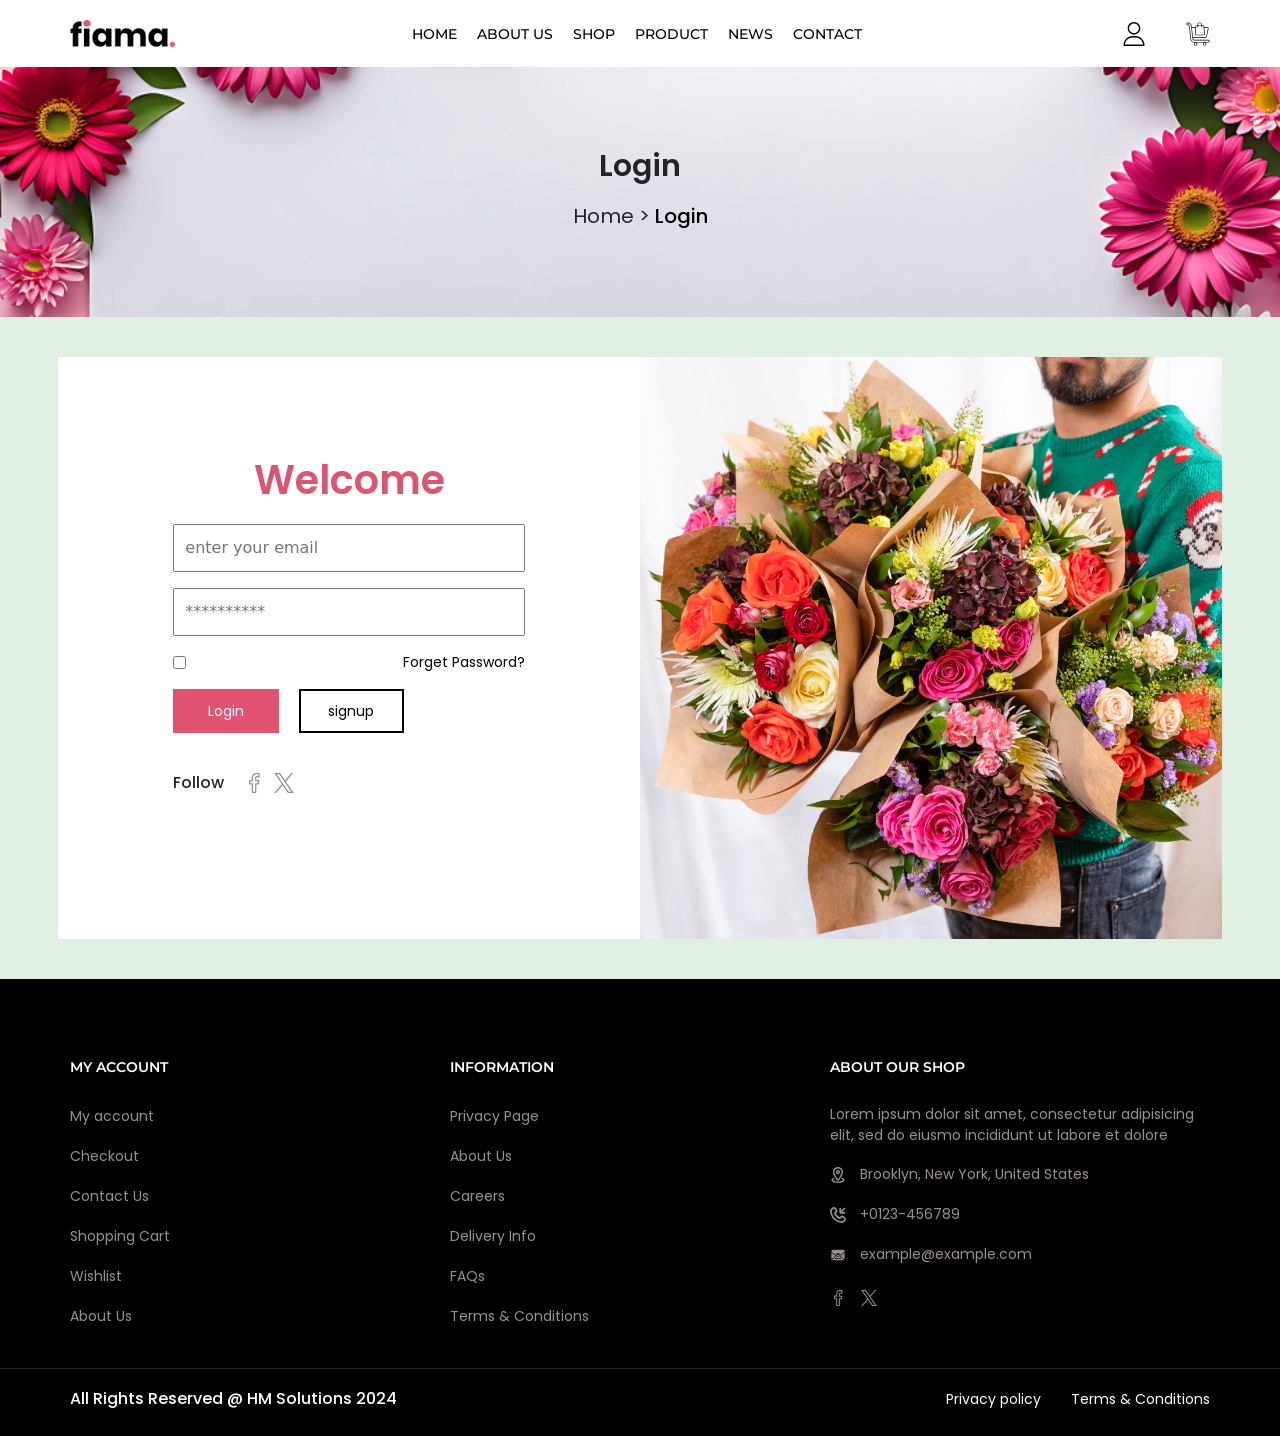
<file: assets/pages/login.html>
<!DOCTYPE html>
<html lang="en">


<head>
    <meta charset="UTF-8" />
    <meta name="viewport" content="width=device-width, initial-scale=1.0" />

    <!-- FAV ICON -->

    <link rel="icon" href="/assets/images/png/favicon.png" type="image/png" />

    <title>Login</title>

    <!-- font-family -->

    <link rel="preconnect" href="https://fonts.googleapis.com" />
    <link rel="preconnect" href="https://fonts.gstatic.com" crossorigin />
    <link
      href="https://fonts.googleapis.com/css2?family=Inter:wght@100..900&family=Open+Sans:ital,wght@0,300..800;1,300..800&family=Playfair+Display:ital,wght@0,400..900;1,400..900&display=swap"
      rel="stylesheet"
    />

    <!-- MONTSERRAT FONT -->

    <link rel="preconnect" href="https://fonts.googleapis.com" />
    <link rel="preconnect" href="https://fonts.gstatic.com" crossorigin />
    <link
      href="https://fonts.googleapis.com/css2?family=Montserrat:ital,wght@0,100..900;1,100..900&display=swap"
      rel="stylesheet"
    />

    <!-- END MONTSERRAT -->

    <!-- POPPINS FONT -->

    <link rel="preconnect" href="https://fonts.googleapis.com" />
    <link rel="preconnect" href="https://fonts.gstatic.com" crossorigin />
    <link
      href="https://fonts.googleapis.com/css2?family=Montserrat:ital,wght@0,100..900;1,100..900&family=Poppins:ital,wght@0,100;0,200;0,300;0,400;0,500;0,600;0,700;0,800;0,900;1,100;1,200;1,300;1,400;1,500;1,600;1,700;1,800;1,900&display=swap"
      rel="stylesheet"
    />

    <!-- END POPPINS FONT -->

    <!-- BEGIN BOOTSTRAP CSS -->

    <link
      href="https://cdn.jsdelivr.net/npm/bootstrap@5.3.3/dist/css/bootstrap.min.css"
      rel="stylesheet"
      integrity="sha384-QWTKZyjpPEjISv5WaRU9OFeRpok6YctnYmDr5pNlyT2bRjXh0JMhjY6hW+ALEwIH"
      crossorigin="anonymous"
    />

    <!-- END BOOTSTRAP CSS -->

    <!-- BEGIN FONT AWESOME -->

    <link
      rel="stylesheet"
      href="https://cdnjs.cloudflare.com/ajax/libs/font-awesome/6.6.0/css/all.min.css"
      integrity="sha512-Kc323vGBEqzTmouAECnVceyQqyqdsSiqLQISBL29aUW4U/M7pSPA/gEUZQqv1cwx4OnYxTxve5UMg5GT6L4JJg=="
      crossorigin="anonymous"
      referrerpolicy="no-referrer"
    />

    <!-- END FONT AWESOME -->

    <link rel="stylesheet" href="/assets/css/style.css" />
  </head>


<body>
    
  <!-- BEGIN HEADER -->


  <section class="main-header">
    <header>
      <div class="container">
        <div class="left">
          <div class="logo">
            <a href="/index.html">
            <img src="/assets/images/webp/figma-logo.webp" alt="" />
          </a>
          </div>
        </div>

        <div class="center">
          <div class="menu">
            <ul>
              <li><a href="/index.html">HOME</a></li>
              <li class="about">
                <a href="/assets/pages/about.html">ABOUT US</a>

                <div class="about-hover">
                  <ul>
                    <li><a href="/assets/pages/about.html">About</a></li>
                    <li><a href="/assets/pages/services.html">Services</a></li>
                    <li><a href="/assets/pages/faq.html">Faq</a></li>
                    <li><a href="/assets/pages/contact.html">Contact</a></li>
                  </ul>
                </div>
              </li>
              <li><a href="/assets/pages/shop.html">SHOP</a></li>
              <li class="product">
                <a href="#">PRODUCT</a>

                <div class="product-hover">
                  <ul>
                    <li><a href="/assets/pages/singleproduct.html">All Collection</a></li>
                    <li><a href="/assets/pages/singleproduct.html">Product Media</a></li>
                    <li><a href="/assets/pages/singleproduct.html">Product Variants</a></li>
                    <li><a href="/assets/pages/singleproduct.html">Product Countdown</a></li>
                  </ul>
                </div>
              </li>
              <li><a href="#">NEWS</a></li>
              <li><a href="/assets/pages/contact.html">CONTACT</a></li>
            </ul>
          </div>
        </div>

        <div class="right">
          <div class="icons">
            <img class="user" src="/assets/images/svg/user.svg" alt="" />
            <div class="userbox">
              <ul class="userpopup">
                <h4>QUICK LINKS</h4>

                <li><a href="/assets/pages/myaccount.html">My Account</a></li>

                <li><a href="#">Initiatae return</a></li>

                <li><a href="#">Support</a></li>

                <li><a href="#">Language</a></li>

                <button class="login-btn"><a href="/assets/pages/login.html" style="text-decoration: none; color: white;">Login</a></button>

                <div class="bottom">
                  <span>No account yet?</span>

                  <button class="register-btn">REGISTER HERE.</button>
                </div>
              </ul>
            </div>

            <img src="/assets/images/svg/cart.svg" alt="" />
          </div>

          <!-- FOR HAMBURGER -->

          <div class="hamburger">
            <img
              class="hamburger-icon"
              src="/assets/images/svg/hamburge.svg"
              alt=""
            />

            <div class="mobile-menu">
              <div class="nav">
                <ul id="popup">
                  <img
                    class="close-menu"
                    src="/assets/images/svg/close-menu.svg"
                    alt=""
                  />

                  <li><a href="/index.html">Home</a></li>

                  <li><a href="/assets/pages/about.html">About Us</a></li>

                  <li><a href="#">Services</a></li>

                  <li><a href="">Products</a></li>

                  <li><a href="/assets/pages/shop.html">Shop</a></li>

                  <li><a href="#">Cart</a></li>

                  <li><a href="/assets/pages/myaccount.html">My Account</a></li>

                  <li><a href="/assets/pages/contact.html">Contact</a></li>
                </ul>
              </div>
            </div>
          </div>
        </div>
      </div>
    </header>
  </section>


  <!-- END HEADER -->
  
  
  
      <!-- BEGIN HERO SECTION -->
  
      <section class="banner-sec">
  
          <div class="container">
  
              <div class="row">
  
                  <h1>Login</h1>
                  <h2>Home > <span style="color: black; font-weight: 500;"> Login </span></h2>
  
              </div>
  
          </div>
  
      </section>
  
      <!-- END HERO SECTION -->



      <!-- BEGIN SECOND SECTION -->

      <section class="login-second-sec">

        <div class="container">

          <div class="row">
            <div class="left">

                <h1>Welcome</h1>

                <!-- BEGIN LOGIN FORM -->

                <div class="login-form">

                <form action="#">
                    <input type="email" name="email" id="email" placeholder="enter your email">
                    <input type="password" name="password" id="password" placeholder="**********">
                    <div class="form-line">
                    <input type="checkbox" name="checkbox" id="checkbox">
                    <a href="#">Forget Password?</a>
                </div>
                <div class="form-btn">
                    <button class="login"><a href="#">Login</a></button>
                    <button class="signup"><a href="/assets/pages/signup.html">signup</a></button>

                </div>

                </form>

              </div>


                

              <!-- END LOGIN FORM -->

                <div class="social-icons">

                  <h3>Follow</h3>
                  <img src="/assets/images/svg/facebook.svg" alt="">
                  <img src="/assets/images/svg/twitter.svg" alt="">

                </div>

                

            </div>


            <div class="right">

              <img src="/assets/images/jpg/services-image.jpg" alt="">

            </div>

        </div>

      </div>

      </section>


      <!-- END SECOND SECTION -->

 <!-- BEGIN FOOTER -->

 <section class="footer-bottom">
  <footer>
    <div class="container">
      <div class="left">
        <h2>MY ACCOUNT</h2>

        <ul>
          <li><a href="/assets/pages/myaccount.html">My account</a></li>
          <li><a href="#">Checkout</a></li>
          <li><a href="/assets/pages/contact.html">Contact Us</a></li>
          <li><a href="#">Shopping Cart</a></li>
          <li><a href="#">Wishlist</a></li>
          <li><a href="/assets/pages/about.html">About Us</a></li>
        </ul>
      </div>

      <div class="center">
        <h2>INFORMATION</h2>

        <ul>
          <li><a href="#">Privacy Page</a></li>
          <li><a href="/assets/pages/about.html">About Us</a></li>
          <li><a href="#">Careers</a></li>
          <li><a href="#">Delivery Info</a></li>
          <li><a href="/assets/pages/faq.html">FAQs</a></li>
          <li><a href="#">Terms & Conditions</a></li>
        </ul>
      </div>

      <div class="right">
        <h2>ABOUT OUR SHOP</h2>
        <p>
          Lorem ipsum dolor sit amet, consectetur adipisicing elit, sed do
          eiusmo incididunt ut labore et dolore
        </p>

        <ul>
          <li>
            <a href="#">
              <span
                ><img src="/assets/images/svg/location.svg" alt=""
              /></span>
              Brooklyn, New York, United States</a
            >
          </li>
          <li>
            <a href="#"
              ><span><img src="/assets/images/svg/call.svg" alt="" /></span>
              +0123-456789</a
            >
          </li>
          <li>
            <a href="#"
              ><span
                ><img src="/assets/images/svg/email.svg" alt=""
              /></span>
              example@example.com</a
            >
          </li>
        </ul>

        <div class="social-icons">
          <img src="/assets/images/svg/facebook.svg" alt="" />

          <img src="/assets/images/svg/twitter.svg" alt="" />
        </div>
      </div>
    </div>

    <div class="bottom">
      <div class="container">
        <div class="left">
          <h3>All Rights Reserved @ HM Solutions 2024</h3>
        </div>

        <div class="right">
          <a href="#">Privacy policy</a>
          <a href="#">Terms & Conditions</a>
        </div>
      </div>
    </div>
  </footer>
</section>

<!-- END FOOTER -->

      <!-- BEGIN BOOTSTRAP JAVASCRIPT -->

    <script
    src="https://cdn.jsdelivr.net/npm/@popperjs/core@2.11.8/dist/umd/popper.min.js"
    integrity="sha384-I7E8VVD/ismYTF4hNIPjVp/Zjvgyol6VFvRkX/vR+Vc4jQkC+hVqc2pM8ODewa9r"
    crossorigin="anonymous"
  ></script>
  <script
    src="https://cdn.jsdelivr.net/npm/bootstrap@5.3.3/dist/js/bootstrap.min.js"
    integrity="sha384-0pUGZvbkm6XF6gxjEnlmuGrJXVbNuzT9qBBavbLwCsOGabYfZo0T0to5eqruptLy"
    crossorigin="anonymous"
  ></script>

  <!-- END BOOTSTRAP CSS -->

  <!--Begin My Own javascript -->

  <script src="/assets/js/script.js"></script>

  <!-- END My own javascript -->
    
</body>
</html>
</file>
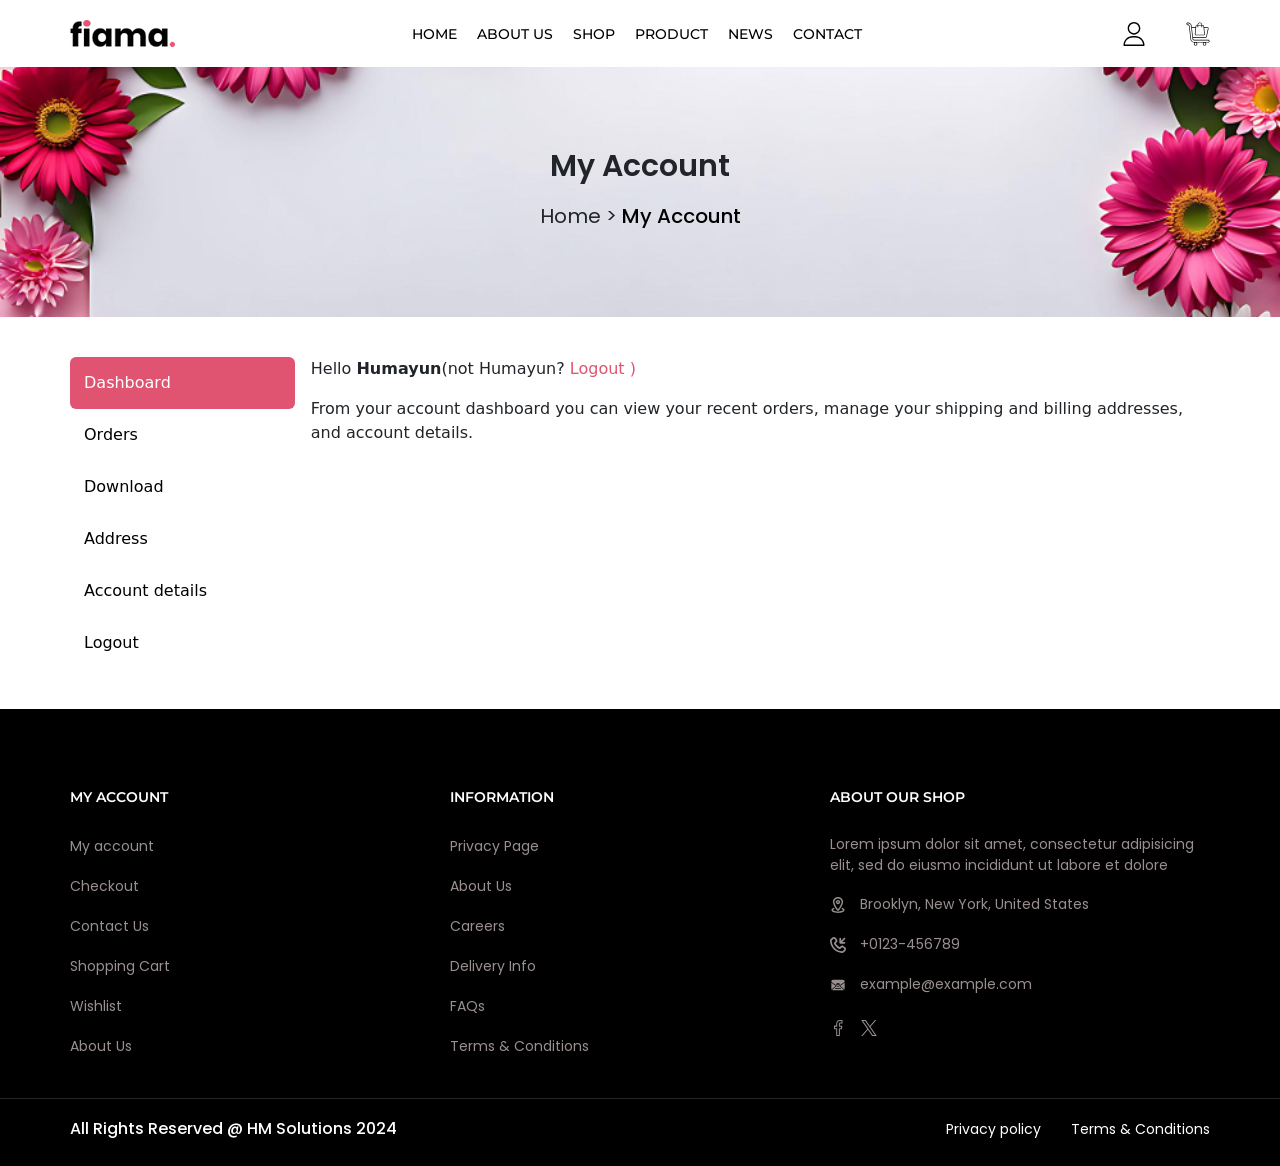
<file: assets/pages/myaccount.html>
<!DOCTYPE html>
<html lang="en">

<head>
    <meta charset="UTF-8" />
    <meta name="viewport" content="width=device-width, initial-scale=1.0" />

    <!-- FAV ICON -->

    <link rel="icon" href="/assets/images/png/favicon.png" type="image/png" />

    <title>My Account</title>

    <!-- font-family -->

    <link rel="preconnect" href="https://fonts.googleapis.com" />
    <link rel="preconnect" href="https://fonts.gstatic.com" crossorigin />
    <link
        href="https://fonts.googleapis.com/css2?family=Inter:wght@100..900&family=Open+Sans:ital,wght@0,300..800;1,300..800&family=Playfair+Display:ital,wght@0,400..900;1,400..900&display=swap"
        rel="stylesheet" />

    <!-- MONTSERRAT FONT -->

    <link rel="preconnect" href="https://fonts.googleapis.com" />
    <link rel="preconnect" href="https://fonts.gstatic.com" crossorigin />
    <link href="https://fonts.googleapis.com/css2?family=Montserrat:ital,wght@0,100..900;1,100..900&display=swap"
        rel="stylesheet" />

    <!-- END MONTSERRAT -->

    <!-- POPPINS FONT -->

    <link rel="preconnect" href="https://fonts.googleapis.com" />
    <link rel="preconnect" href="https://fonts.gstatic.com" crossorigin />
    <link
        href="https://fonts.googleapis.com/css2?family=Montserrat:ital,wght@0,100..900;1,100..900&family=Poppins:ital,wght@0,100;0,200;0,300;0,400;0,500;0,600;0,700;0,800;0,900;1,100;1,200;1,300;1,400;1,500;1,600;1,700;1,800;1,900&display=swap"
        rel="stylesheet" />

    <!-- END POPPINS FONT -->

    <!-- BEGIN BOOTSTRAP CSS -->

    <link href="https://cdn.jsdelivr.net/npm/bootstrap@5.3.3/dist/css/bootstrap.min.css" rel="stylesheet"
        integrity="sha384-QWTKZyjpPEjISv5WaRU9OFeRpok6YctnYmDr5pNlyT2bRjXh0JMhjY6hW+ALEwIH" crossorigin="anonymous" />

    <!-- END BOOTSTRAP CSS -->

    <!-- BEGIN FONT AWESOME -->

    <link rel="stylesheet" href="https://cdnjs.cloudflare.com/ajax/libs/font-awesome/6.6.0/css/all.min.css"
        integrity="sha512-Kc323vGBEqzTmouAECnVceyQqyqdsSiqLQISBL29aUW4U/M7pSPA/gEUZQqv1cwx4OnYxTxve5UMg5GT6L4JJg=="
        crossorigin="anonymous" referrerpolicy="no-referrer" />

    <!-- END FONT AWESOME -->

    <link rel="stylesheet" href="/assets/css/style.css">

</head>

<body>

  <!-- BEGIN HEADER -->


  <section class="main-header">
    <header>
      <div class="container">
        <div class="left">
          <div class="logo">
            <a href="/index.html">
            <img src="/assets/images/webp/figma-logo.webp" alt="" />
          </a>
          </div>
        </div>

        <div class="center">
          <div class="menu">
            <ul>
              <li><a href="/index.html">HOME</a></li>
              <li class="about">
                <a href="/assets/pages/about.html">ABOUT US</a>

                <div class="about-hover">
                  <ul>
                    <li><a href="/assets/pages/about.html">About</a></li>
                    <li><a href="/assets/pages/services.html">Services</a></li>
                    <li><a href="/assets/pages/faq.html">Faq</a></li>
                    <li><a href="/assets/pages/contact.html">Contact</a></li>
                  </ul>
                </div>
              </li>
              <li><a href="/assets/pages/shop.html">SHOP</a></li>
              <li class="product">
                <a href="#">PRODUCT</a>

                <div class="product-hover">
                  <ul>
                    <li><a href="/assets/pages/singleproduct.html">All Collection</a></li>
                    <li><a href="/assets/pages/singleproduct.html">Product Media</a></li>
                    <li><a href="/assets/pages/singleproduct.html">Product Variants</a></li>
                    <li><a href="/assets/pages/singleproduct.html">Product Countdown</a></li>
                  </ul>
                </div>
              </li>
              <li><a href="#">NEWS</a></li>
              <li><a href="/assets/pages/contact.html">CONTACT</a></li>
            </ul>
          </div>
        </div>

        <div class="right">
          <div class="icons">
            <img class="user" src="/assets/images/svg/user.svg" alt="" />
            <div class="userbox">
              <ul class="userpopup">
                <h4>QUICK LINKS</h4>

                <li><a href="/assets/pages/myaccount.html">My Account</a></li>

                <li><a href="#">Initiatae return</a></li>

                <li><a href="#">Support</a></li>

                <li><a href="#">Language</a></li>

                <button class="login-btn"><a href="/assets/pages/login.html" style="text-decoration: none; color: white;">Login</a></button>

                <div class="bottom">
                  <span>No account yet?</span>

                  <button class="register-btn">REGISTER HERE.</button>
                </div>
              </ul>
            </div>

            <img src="/assets/images/svg/cart.svg" alt="" />
          </div>

          <!-- FOR HAMBURGER -->

          <div class="hamburger">
            <img
              class="hamburger-icon"
              src="/assets/images/svg/hamburge.svg"
              alt=""
            />

            <div class="mobile-menu">
              <div class="nav">
                <ul id="popup">
                  <img
                    class="close-menu"
                    src="/assets/images/svg/close-menu.svg"
                    alt=""
                  />

                  <li><a href="/index.html">Home</a></li>

                  <li><a href="/assets/pages/about.html">About Us</a></li>

                  <li><a href="#">Services</a></li>

                  <li><a href="">Products</a></li>

                  <li><a href="/assets/pages/shop.html">Shop</a></li>

                  <li><a href="#">Cart</a></li>

                  <li><a href="/assets/pages/myaccount.html">My Account</a></li>

                  <li><a href="/assets/pages/contact.html">Contact</a></li>
                </ul>
              </div>
            </div>
          </div>
        </div>
      </div>
    </header>
  </section>


  <!-- END HEADER -->

      
      
        <!-- BEGIN HERO SECTION -->
      
        <section class="banner-sec">
      
            <div class="container">
      
                <div class="row">
      
                    <h1>My Account</h1>
                    <h2>Home > <span style="color: black; font-weight: 500;"> My Account </span></h2>
      
                </div>
      
            </div>
      
        </section>
      
        <!-- END HERO SECTION -->


        <!-- BEGIN SECOND SECTION -->


        <section class="account-second-sec">


            <div class="container">

                <div class="d-flex align-items-start">
                    <div class="nav flex-column nav-pills me-3" id="v-pills-tab" role="tablist" aria-orientation="vertical">
                      <button class="nav-link active text-start" id="v-pills-home-tab" data-bs-toggle="pill" data-bs-target="#v-pills-home" type="button" role="tab" aria-controls="v-pills-home" aria-selected="true">

                        Dashboard

                      </button>
                      <button class="nav-link text-start" id="v-pills-profile-tab" data-bs-toggle="pill" data-bs-target="#v-pills-profile" type="button" role="tab" aria-controls="v-pills-profile" aria-selected="false">

                        Orders

                      </button>
                      <button class="nav-link text-start" id="v-pills-messages-tab" data-bs-toggle="pill" data-bs-target="#v-pills-messages" type="button" role="tab" aria-controls="v-pills-messages" aria-selected="false">

                        Download

                      </button>

                      <button class="nav-link text-start" id="v-pills-settings-tab" data-bs-toggle="pill" data-bs-target="#v-pills-settings" type="button" role="tab" aria-controls="v-pills-settings" aria-selected="false">

                        Address

                      </button>

                      
                      <button class="nav-link text-start" id="v-pills-settings-tab" data-bs-toggle="pill" data-bs-target="#v-pills-settings" type="button" role="tab" aria-controls="v-pills-settings" aria-selected="false">

                        Account details

                      </button>

                      <button class="nav-link text-start" id="v-pills-settings-tab" data-bs-toggle="pill" data-bs-target="#v-pills-settings" type="button" role="tab" aria-controls="v-pills-settings" aria-selected="false">

                        Logout

                      </button>



                    </div>



                    <div class="tab-content" id="v-pills-tabContent">
                      <div class="tab-pane fade show active" id="v-pills-home" role="tabpanel" aria-labelledby="v-pills-home-tab">

                        <p>Hello <strong>Humayun</strong>(not Humayun? <a href="#" style="text-decoration: none; color: #e15471;">Logout )</a></p>

                        <p>From your account dashboard you can view your recent orders, manage your shipping and billing addresses, and account details.</p>

                      </div>
                      <div class="tab-pane fade" id="v-pills-profile" role="tabpanel" aria-labelledby="v-pills-profile-tab">...</div>
                      <div class="tab-pane fade" id="v-pills-messages" role="tabpanel" aria-labelledby="v-pills-messages-tab">...</div>
                      <div class="tab-pane fade" id="v-pills-settings" role="tabpanel" aria-labelledby="v-pills-settings-tab">...</div>
                    </div>
                  </div>

            </div>

        </section>

        <!-- END SECOND SECTION -->


  <!-- BEGIN FOOTER -->

  <section class="footer-bottom">
    <footer>
      <div class="container">
        <div class="left">
          <h2>MY ACCOUNT</h2>

          <ul>
            <li><a href="/assets/pages/myaccount.html">My account</a></li>
            <li><a href="#">Checkout</a></li>
            <li><a href="/assets/pages/contact.html">Contact Us</a></li>
            <li><a href="#">Shopping Cart</a></li>
            <li><a href="#">Wishlist</a></li>
            <li><a href="/assets/pages/about.html">About Us</a></li>
          </ul>
        </div>

        <div class="center">
          <h2>INFORMATION</h2>

          <ul>
            <li><a href="#">Privacy Page</a></li>
            <li><a href="/assets/pages/about.html">About Us</a></li>
            <li><a href="#">Careers</a></li>
            <li><a href="#">Delivery Info</a></li>
            <li><a href="/assets/pages/faq.html">FAQs</a></li>
            <li><a href="#">Terms & Conditions</a></li>
          </ul>
        </div>

        <div class="right">
          <h2>ABOUT OUR SHOP</h2>
          <p>
            Lorem ipsum dolor sit amet, consectetur adipisicing elit, sed do
            eiusmo incididunt ut labore et dolore
          </p>

          <ul>
            <li>
              <a href="#">
                <span
                  ><img src="/assets/images/svg/location.svg" alt=""
                /></span>
                Brooklyn, New York, United States</a
              >
            </li>
            <li>
              <a href="#"
                ><span><img src="/assets/images/svg/call.svg" alt="" /></span>
                +0123-456789</a
              >
            </li>
            <li>
              <a href="#"
                ><span
                  ><img src="/assets/images/svg/email.svg" alt=""
                /></span>
                example@example.com</a
              >
            </li>
          </ul>

          <div class="social-icons">
            <img src="/assets/images/svg/facebook.svg" alt="" />

            <img src="/assets/images/svg/twitter.svg" alt="" />
          </div>
        </div>
      </div>

      <div class="bottom">
        <div class="container">
          <div class="left">
            <h3>All Rights Reserved @ HM Solutions 2024</h3>
          </div>

          <div class="right">
            <a href="#">Privacy policy</a>
            <a href="#">Terms & Conditions</a>
          </div>
        </div>
      </div>
    </footer>
  </section>

  <!-- END FOOTER -->


    <!-- BEGIN BOOTSTRAP JAVASCRIPT -->

    <script src="https://cdn.jsdelivr.net/npm/@popperjs/core@2.11.8/dist/umd/popper.min.js"
        integrity="sha384-I7E8VVD/ismYTF4hNIPjVp/Zjvgyol6VFvRkX/vR+Vc4jQkC+hVqc2pM8ODewa9r"
        crossorigin="anonymous"></script>
    <script src="https://cdn.jsdelivr.net/npm/bootstrap@5.3.3/dist/js/bootstrap.min.js"
        integrity="sha384-0pUGZvbkm6XF6gxjEnlmuGrJXVbNuzT9qBBavbLwCsOGabYfZo0T0to5eqruptLy"
        crossorigin="anonymous"></script>

    <!-- END BOOTSTRAP CSS -->

    <!--Begin My Own javascript -->

    <script src="/assets/js/script.js"></script>

    <!-- END My own javascript -->
    
</body>
</html>
</file>
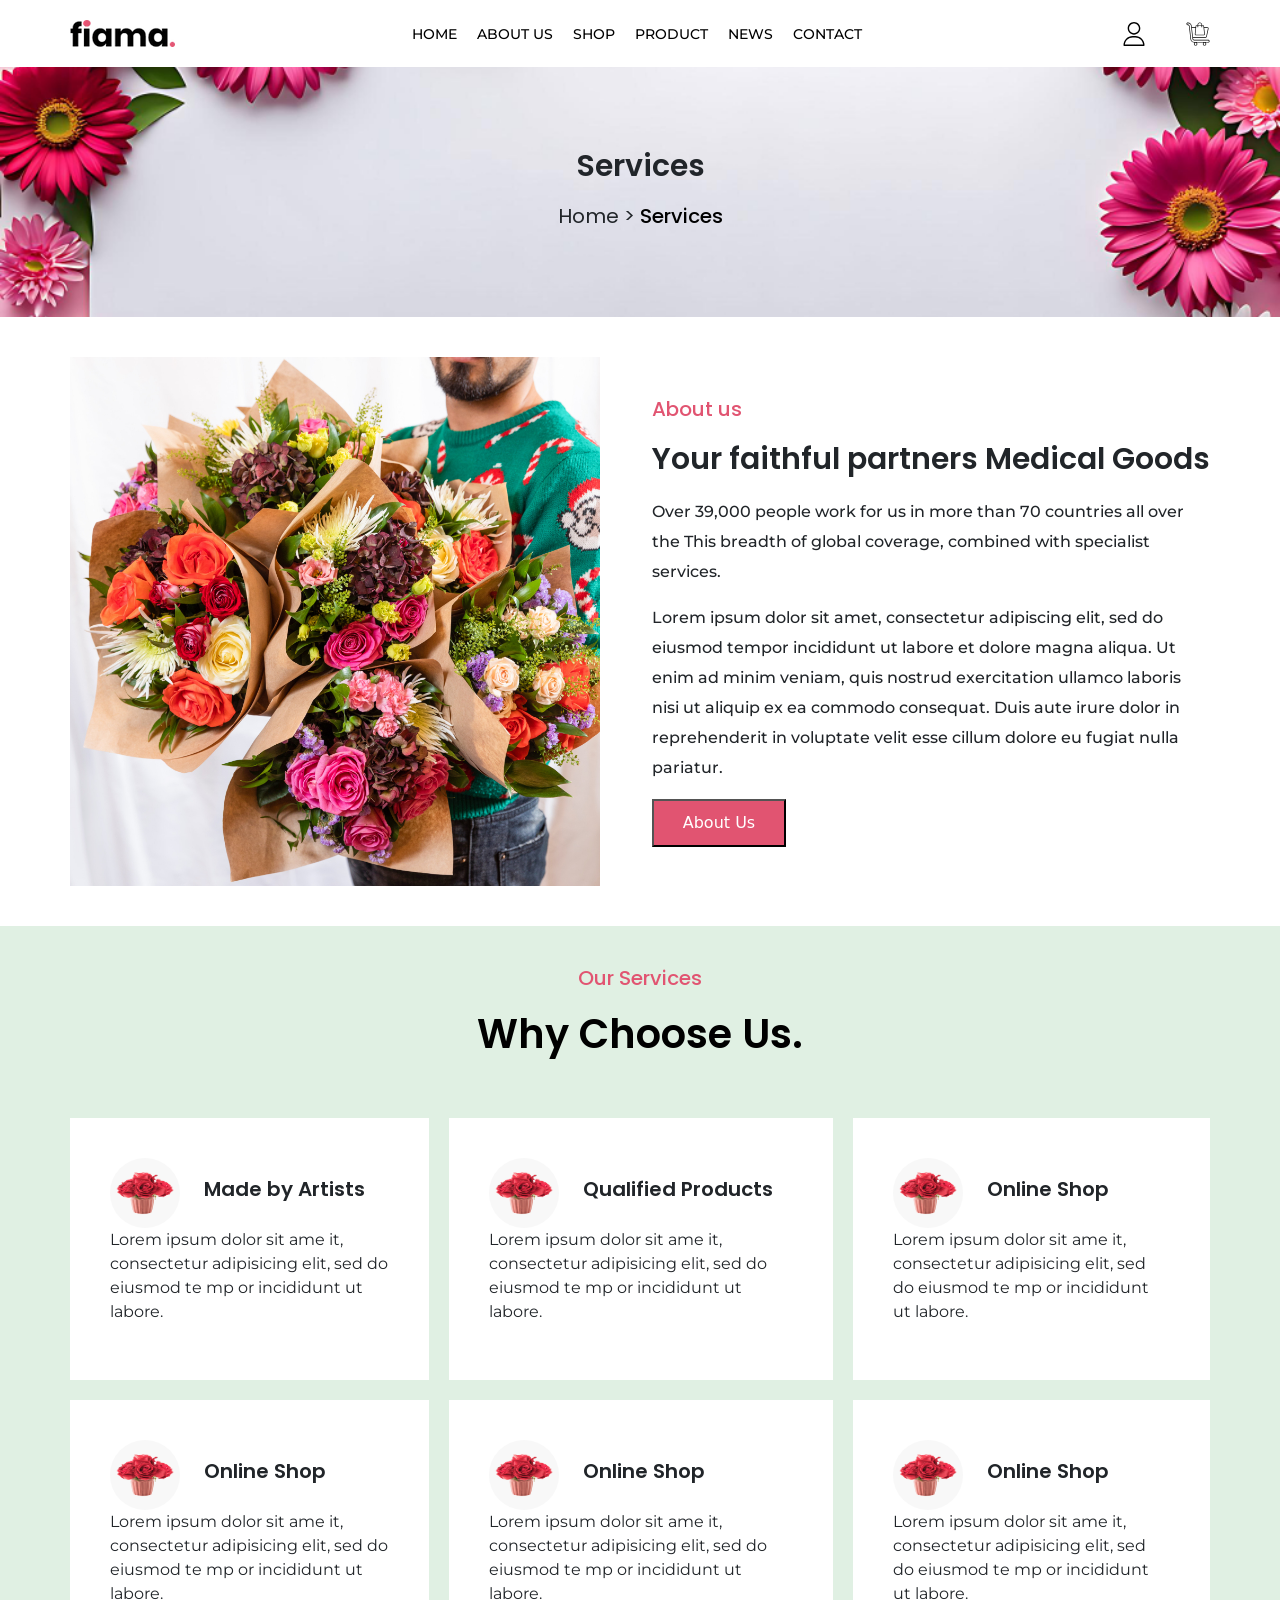
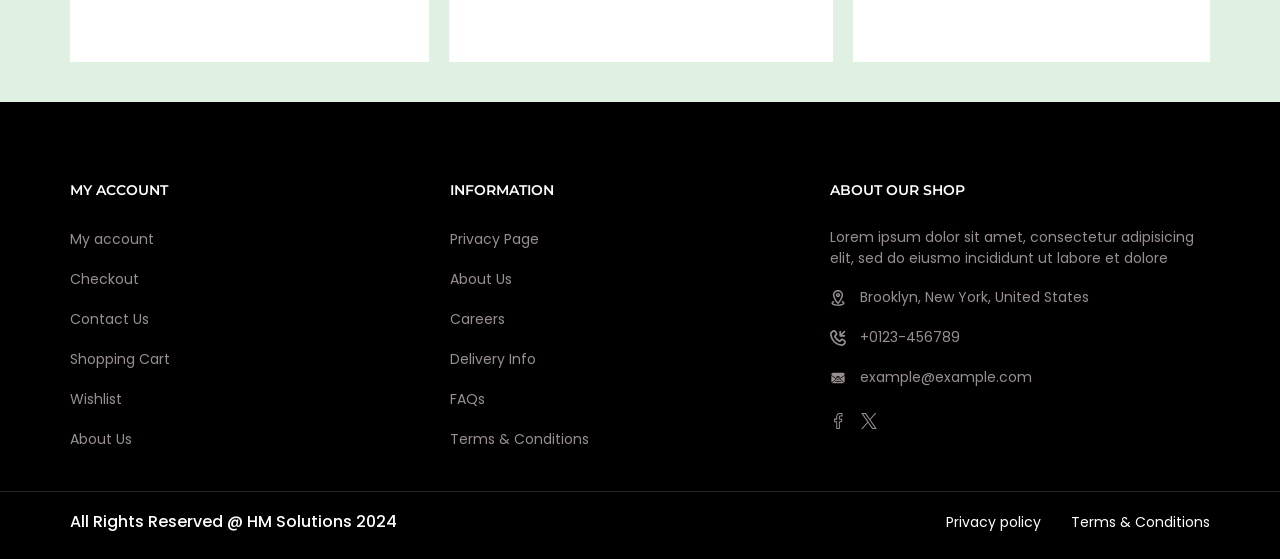
<file: assets/pages/services.html>
<!DOCTYPE html>
<html lang="en">


<head>
    <meta charset="UTF-8" />
    <meta name="viewport" content="width=device-width, initial-scale=1.0" />

    <!-- FAV ICON -->

    <link rel="icon" href="/assets/images/png/favicon.png" type="image/png" />

    <title>Services</title>

    <!-- font-family -->

    <link rel="preconnect" href="https://fonts.googleapis.com" />
    <link rel="preconnect" href="https://fonts.gstatic.com" crossorigin />
    <link
        href="https://fonts.googleapis.com/css2?family=Inter:wght@100..900&family=Open+Sans:ital,wght@0,300..800;1,300..800&family=Playfair+Display:ital,wght@0,400..900;1,400..900&display=swap"
        rel="stylesheet" />

    <!-- MONTSERRAT FONT -->

    <link rel="preconnect" href="https://fonts.googleapis.com" />
    <link rel="preconnect" href="https://fonts.gstatic.com" crossorigin />
    <link href="https://fonts.googleapis.com/css2?family=Montserrat:ital,wght@0,100..900;1,100..900&display=swap"
        rel="stylesheet" />

    <!-- END MONTSERRAT -->

    <!-- POPPINS FONT -->

    <link rel="preconnect" href="https://fonts.googleapis.com" />
    <link rel="preconnect" href="https://fonts.gstatic.com" crossorigin />
    <link
        href="https://fonts.googleapis.com/css2?family=Montserrat:ital,wght@0,100..900;1,100..900&family=Poppins:ital,wght@0,100;0,200;0,300;0,400;0,500;0,600;0,700;0,800;0,900;1,100;1,200;1,300;1,400;1,500;1,600;1,700;1,800;1,900&display=swap"
        rel="stylesheet" />

    <!-- END POPPINS FONT -->

    <!-- BEGIN BOOTSTRAP CSS -->

    <link href="https://cdn.jsdelivr.net/npm/bootstrap@5.3.3/dist/css/bootstrap.min.css" rel="stylesheet"
        integrity="sha384-QWTKZyjpPEjISv5WaRU9OFeRpok6YctnYmDr5pNlyT2bRjXh0JMhjY6hW+ALEwIH" crossorigin="anonymous" />

    <!-- END BOOTSTRAP CSS -->

    <!-- BEGIN FONT AWESOME -->

    <link rel="stylesheet" href="https://cdnjs.cloudflare.com/ajax/libs/font-awesome/6.6.0/css/all.min.css"
        integrity="sha512-Kc323vGBEqzTmouAECnVceyQqyqdsSiqLQISBL29aUW4U/M7pSPA/gEUZQqv1cwx4OnYxTxve5UMg5GT6L4JJg=="
        crossorigin="anonymous" referrerpolicy="no-referrer" />

    <!-- END FONT AWESOME -->

    <link rel="stylesheet" href="/assets/css/style.css">

</head>


<body>

 <!-- BEGIN HEADER -->


 <section class="main-header">
    <header>
      <div class="container">
        <div class="left">
          <div class="logo">
            <a href="/index.html">
            <img src="/assets/images/webp/figma-logo.webp" alt="" />
          </a>
          </div>
        </div>

        <div class="center">
          <div class="menu">
            <ul>
              <li><a href="/index.html">HOME</a></li>
              <li class="about">
                <a href="/assets/pages/about.html">ABOUT US</a>

                <div class="about-hover">
                  <ul>
                    <li><a href="/assets/pages/about.html">About</a></li>
                    <li><a href="/assets/pages/services.html">Services</a></li>
                    <li><a href="/assets/pages/faq.html">Faq</a></li>
                    <li><a href="/assets/pages/contact.html">Contact</a></li>
                  </ul>
                </div>
              </li>
              <li><a href="/assets/pages/shop.html">SHOP</a></li>
              <li class="product">
                <a href="#">PRODUCT</a>

                <div class="product-hover">
                  <ul>
                    <li><a href="/assets/pages/singleproduct.html">All Collection</a></li>
                    <li><a href="/assets/pages/singleproduct.html">Product Media</a></li>
                    <li><a href="/assets/pages/singleproduct.html">Product Variants</a></li>
                    <li><a href="/assets/pages/singleproduct.html">Product Countdown</a></li>
                  </ul>
                </div>
              </li>
              <li><a href="#">NEWS</a></li>
              <li><a href="/assets/pages/contact.html">CONTACT</a></li>
            </ul>
          </div>
        </div>

        <div class="right">
          <div class="icons">
            <img class="user" src="/assets/images/svg/user.svg" alt="" />
            <div class="userbox">
              <ul class="userpopup">
                <h4>QUICK LINKS</h4>

                <li><a href="/assets/pages/myaccount.html">My Account</a></li>

                <li><a href="#">Initiatae return</a></li>

                <li><a href="#">Support</a></li>

                <li><a href="#">Language</a></li>

                <button class="login-btn"><a href="/assets/pages/login.html" style="text-decoration: none; color: white;">Login</a></button>

                <div class="bottom">
                  <span>No account yet?</span>

                  <button class="register-btn">REGISTER HERE.</button>
                </div>
              </ul>
            </div>

            <img src="/assets/images/svg/cart.svg" alt="" />
          </div>

          <!-- FOR HAMBURGER -->

          <div class="hamburger">
            <img
              class="hamburger-icon"
              src="/assets/images/svg/hamburge.svg"
              alt=""
            />

            <div class="mobile-menu">
              <div class="nav">
                <ul id="popup">
                  <img
                    class="close-menu"
                    src="/assets/images/svg/close-menu.svg"
                    alt=""
                  />

                  <li><a href="/index.html">Home</a></li>

                  <li><a href="/assets/pages/about.html">About Us</a></li>

                  <li><a href="#">Services</a></li>

                  <li><a href="">Products</a></li>

                  <li><a href="/assets/pages/shop.html">Shop</a></li>

                  <li><a href="#">Cart</a></li>

                  <li><a href="/assets/pages/myaccount.html">My Account</a></li>

                  <li><a href="/assets/pages/contact.html">Contact</a></li>
                </ul>
              </div>
            </div>
          </div>
        </div>
      </div>
    </header>
  </section>


  <!-- END HEADER -->




     <!-- BEGIN HERO SECTION -->

     <section class="banner-sec">

        <div class="container">

            <div class="row">

                <h1>Services</h1>
                <h2>Home > <span style="color: black; font-weight: 500;">Services</span></h2>

            </div>

        </div>

    </section>

    <!-- END HERO SECTION -->


    <!-- BEGIN SERVICES SECOND SECTION -->

    <section class="services-second-sec">


        <div class="container">

            <div class="row">

                <div class="left">

                    <img src="/assets/images/jpg/services-image.jpg" alt="">

                </div>

                <div class="right">

                    <h1>About us</h1>
                    <h2>Your faithful partners Medical Goods</h2>

                    <p>Over 39,000 people work for us in more than 70 countries all over the This breadth of global coverage, combined with specialist services.</p>

                    <p>Lorem ipsum dolor sit amet, consectetur adipiscing elit, sed do eiusmod tempor incididunt ut labore et dolore magna aliqua. Ut enim ad minim veniam, quis nostrud exercitation ullamco laboris nisi ut aliquip ex ea commodo consequat. Duis aute irure dolor in reprehenderit in voluptate velit esse cillum dolore eu fugiat nulla pariatur.</p>

                    <button class="services-btn"><a href="#">About Us</a></button>

                </div>

            </div>


        </div>

    </section>

    <!-- END SERVICES SECOND SECTION -->



    <!-- BEGIN OUR CHOOSE US SECTION -->

    <section class="services-third-sec">

        <div class="container">

            <div class="row1">

                <h2>Our Services</h2>
                <h3>Why Choose Us.</h3>

            </div>

            <div class="row2">

                <div class="col1">

                    <div class="icon-title">

                        <div class="icon">

                            <img src="/assets/images/webp/flower8.webp" alt="">

                        </div>

                        <div class="title">

                            <h2>Made by Artists</h2>

                        </div>

                    </div>

                    <p>Lorem ipsum dolor sit ame it, consectetur adipisicing elit, sed do eiusmod te mp or incididunt ut labore.</p>

                </div>

                <div class="col1">

                    <div class="icon-title">

                        <div class="icon">

                            <img src="/assets/images/webp/flower8.webp" alt="">

                        </div>

                        <div class="title">

                            <h2>Qualified Products</h2>

                        </div>

                    </div>

                    <p>Lorem ipsum dolor sit ame it, consectetur adipisicing elit, sed do eiusmod te mp or incididunt ut labore.</p>

                </div>


                <div class="col1">

                    <div class="icon-title">

                        <div class="icon">

                            <img src="/assets/images/webp/flower8.webp" alt="">

                        </div>

                        <div class="title">

                            <h2>Online Shop</h2>

                        </div>

                    </div>

                    <p>Lorem ipsum dolor sit ame it, consectetur adipisicing elit, sed do eiusmod te mp or incididunt ut labore.</p>

                </div>

                <div class="col1">

                    <div class="icon-title">

                        <div class="icon">

                            <img src="/assets/images/webp/flower8.webp" alt="">

                        </div>

                        <div class="title">

                            <h2>Online Shop</h2>

                        </div>

                    </div>

                    <p>Lorem ipsum dolor sit ame it, consectetur adipisicing elit, sed do eiusmod te mp or incididunt ut labore.</p>

                </div>


                <div class="col1">

                    <div class="icon-title">

                        <div class="icon">

                            <img src="/assets/images/webp/flower8.webp" alt="">

                        </div>

                        <div class="title">

                            <h2>Online Shop</h2>

                        </div>

                    </div>

                    <p>Lorem ipsum dolor sit ame it, consectetur adipisicing elit, sed do eiusmod te mp or incididunt ut labore.</p>

                </div>

                <div class="col1">

                    <div class="icon-title">

                        <div class="icon">

                            <img src="/assets/images/webp/flower8.webp" alt="">

                        </div>

                        <div class="title">

                            <h2>Online Shop</h2>

                        </div>

                    </div>

                    <p>Lorem ipsum dolor sit ame it, consectetur adipisicing elit, sed do eiusmod te mp or incididunt ut labore.</p>

                </div>

            </div>


        </div>

    </section>

    <!-- END OUR CHOOSE US SECTION -->

 <!-- BEGIN FOOTER -->

 <section class="footer-bottom">
    <footer>
      <div class="container">
        <div class="left">
          <h2>MY ACCOUNT</h2>

          <ul>
            <li><a href="/assets/pages/myaccount.html">My account</a></li>
            <li><a href="#">Checkout</a></li>
            <li><a href="/assets/pages/contact.html">Contact Us</a></li>
            <li><a href="#">Shopping Cart</a></li>
            <li><a href="#">Wishlist</a></li>
            <li><a href="/assets/pages/about.html">About Us</a></li>
          </ul>
        </div>

        <div class="center">
          <h2>INFORMATION</h2>

          <ul>
            <li><a href="#">Privacy Page</a></li>
            <li><a href="/assets/pages/about.html">About Us</a></li>
            <li><a href="#">Careers</a></li>
            <li><a href="#">Delivery Info</a></li>
            <li><a href="/assets/pages/faq.html">FAQs</a></li>
            <li><a href="#">Terms & Conditions</a></li>
          </ul>
        </div>

        <div class="right">
          <h2>ABOUT OUR SHOP</h2>
          <p>
            Lorem ipsum dolor sit amet, consectetur adipisicing elit, sed do
            eiusmo incididunt ut labore et dolore
          </p>

          <ul>
            <li>
              <a href="#">
                <span
                  ><img src="/assets/images/svg/location.svg" alt=""
                /></span>
                Brooklyn, New York, United States</a
              >
            </li>
            <li>
              <a href="#"
                ><span><img src="/assets/images/svg/call.svg" alt="" /></span>
                +0123-456789</a
              >
            </li>
            <li>
              <a href="#"
                ><span
                  ><img src="/assets/images/svg/email.svg" alt=""
                /></span>
                example@example.com</a
              >
            </li>
          </ul>

          <div class="social-icons">
            <img src="/assets/images/svg/facebook.svg" alt="" />

            <img src="/assets/images/svg/twitter.svg" alt="" />
          </div>
        </div>
      </div>

      <div class="bottom">
        <div class="container">
          <div class="left">
            <h3>All Rights Reserved @ HM Solutions 2024</h3>
          </div>

          <div class="right">
            <a href="#">Privacy policy</a>
            <a href="#">Terms & Conditions</a>
          </div>
        </div>
      </div>
    </footer>
  </section>

  <!-- END FOOTER -->


    <!-- BEGIN BOOTSTRAP JAVASCRIPT -->

    <script src="https://cdn.jsdelivr.net/npm/@popperjs/core@2.11.8/dist/umd/popper.min.js"
        integrity="sha384-I7E8VVD/ismYTF4hNIPjVp/Zjvgyol6VFvRkX/vR+Vc4jQkC+hVqc2pM8ODewa9r"
        crossorigin="anonymous"></script>
    <script src="https://cdn.jsdelivr.net/npm/bootstrap@5.3.3/dist/js/bootstrap.min.js"
        integrity="sha384-0pUGZvbkm6XF6gxjEnlmuGrJXVbNuzT9qBBavbLwCsOGabYfZo0T0to5eqruptLy"
        crossorigin="anonymous"></script>

    <!-- END BOOTSTRAP CSS -->

    <!--Begin My Own javascript -->

    <script src="/assets/js/script.js"></script>

    <!-- END My own javascript -->
    
</body>
</html>
</file>
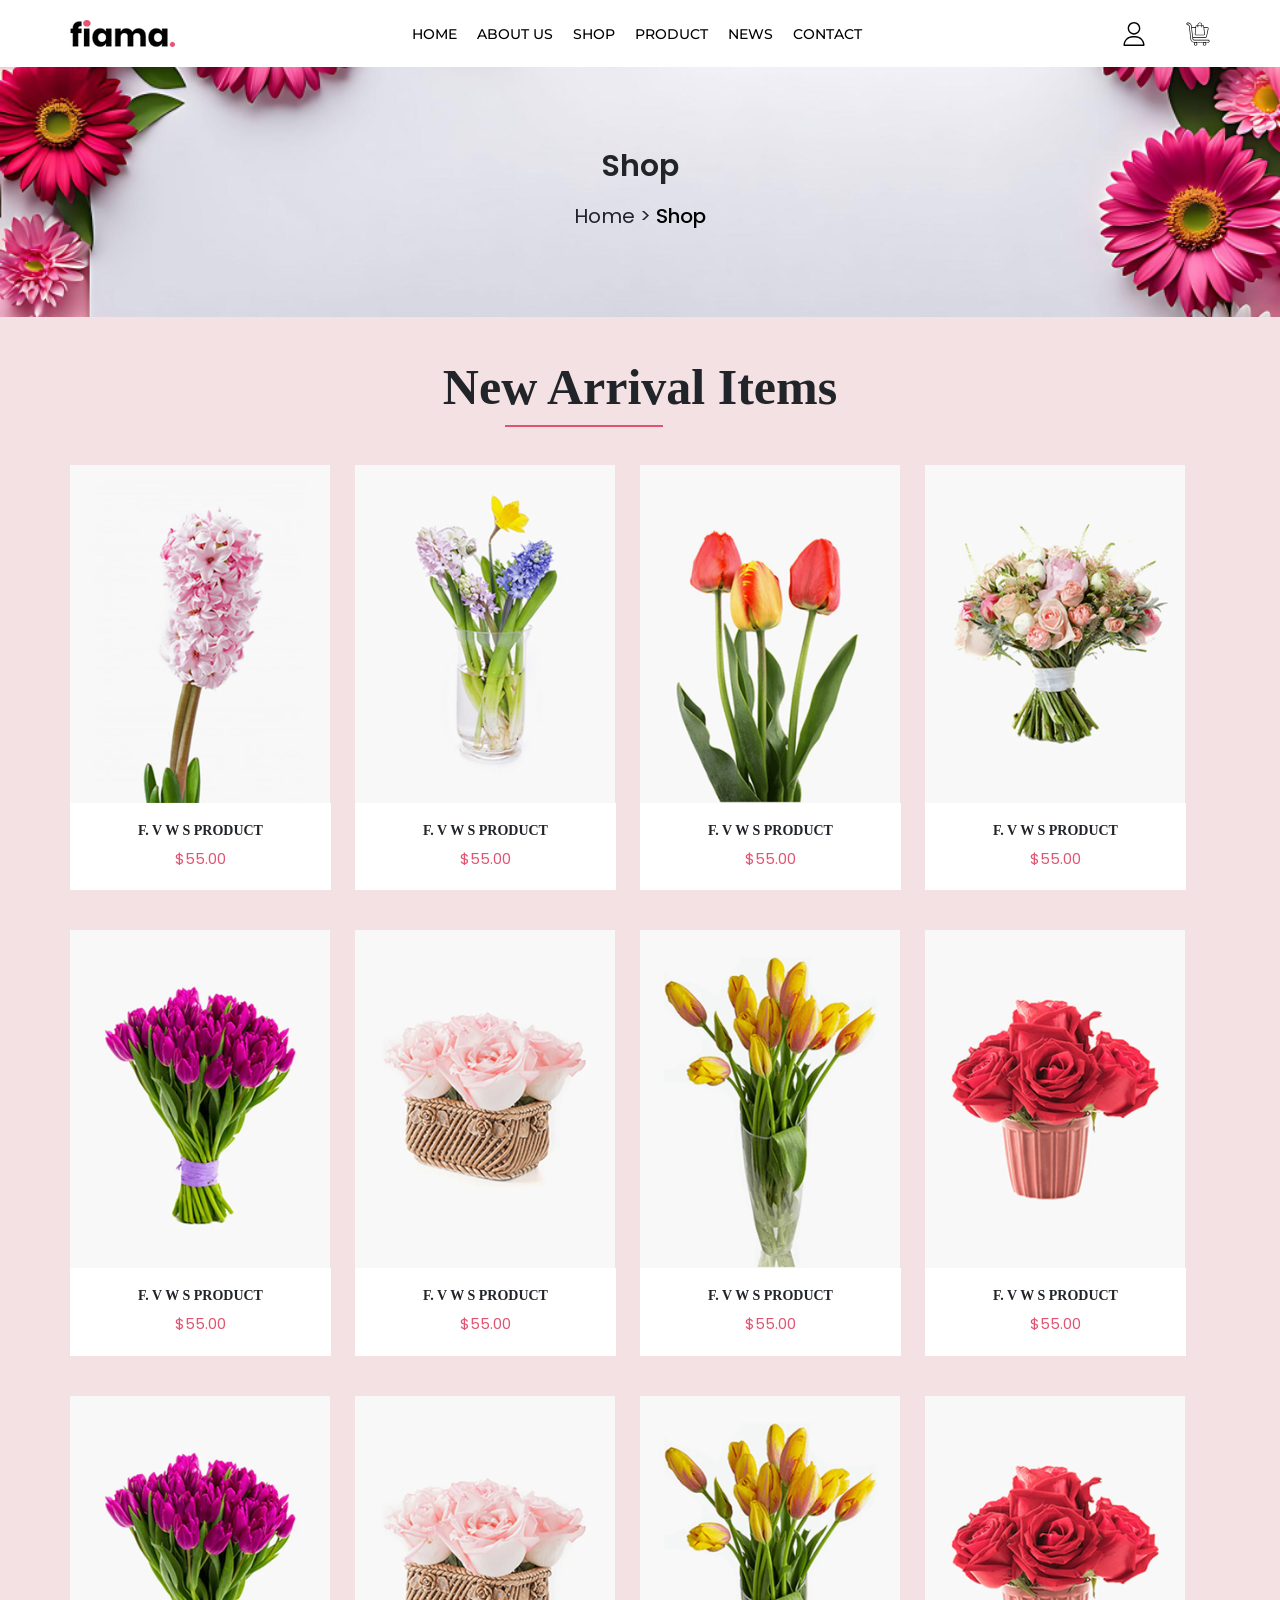
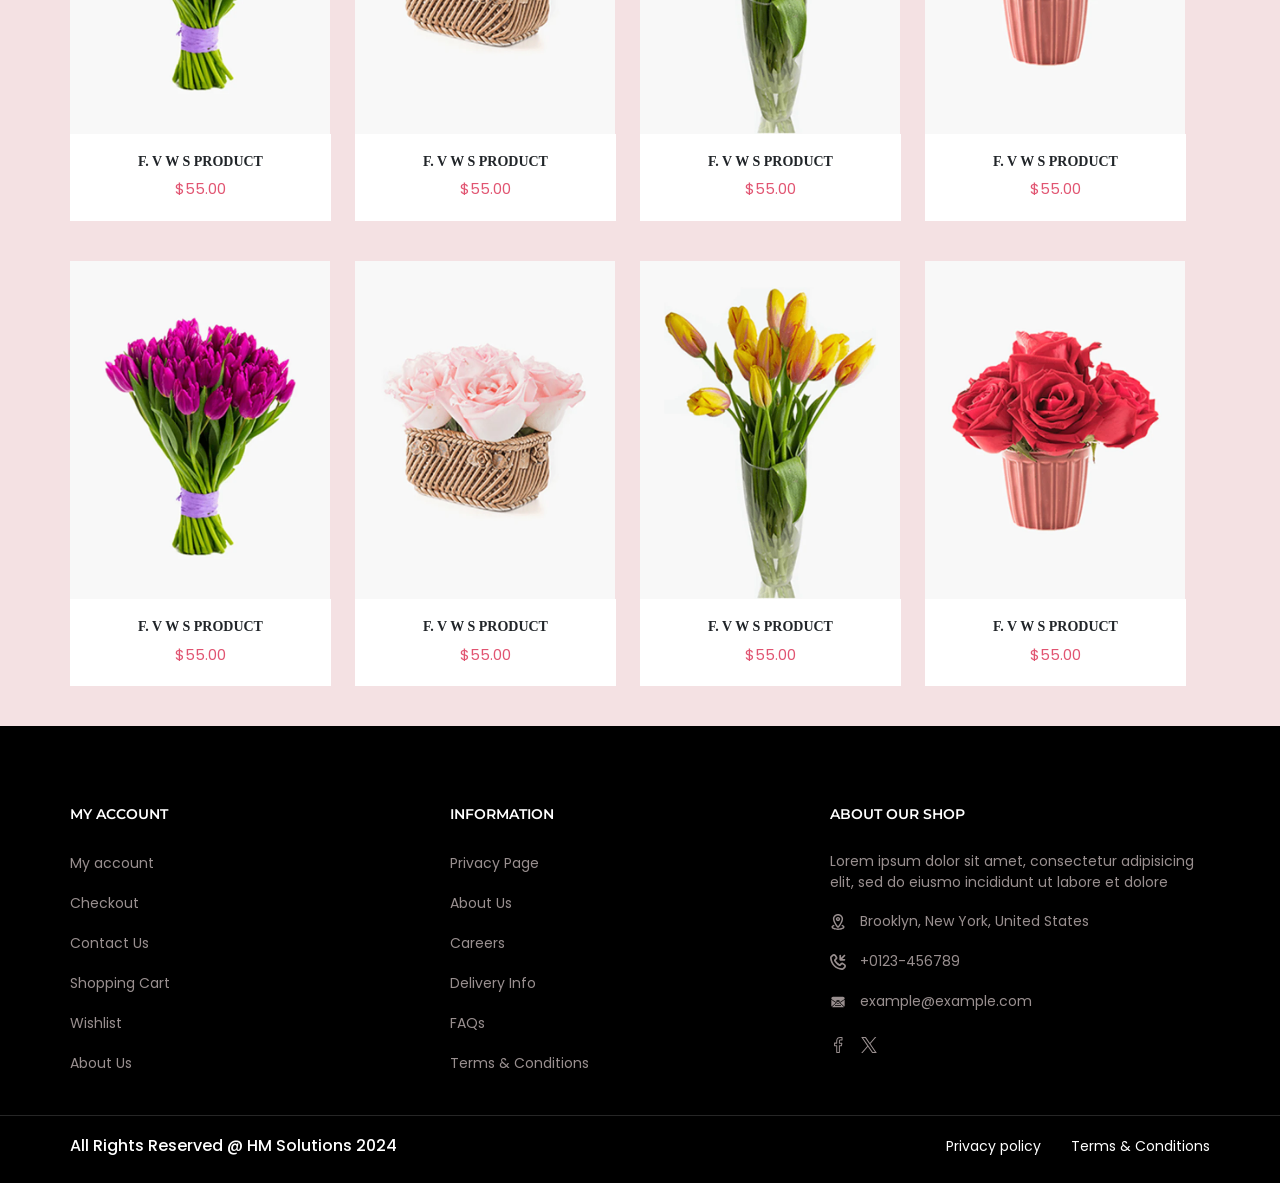
<file: assets/pages/shop.html>
<!DOCTYPE html>
<html lang="en">

<head>
    <meta charset="UTF-8" />
    <meta name="viewport" content="width=device-width, initial-scale=1.0" />

    <!-- FAV ICON -->

    <link rel="icon" href="/assets/images/png/favicon.png" type="image/png" />

    <title>Shop</title>

    <!-- font-family -->

    <link rel="preconnect" href="https://fonts.googleapis.com" />
    <link rel="preconnect" href="https://fonts.gstatic.com" crossorigin />
    <link
        href="https://fonts.googleapis.com/css2?family=Inter:wght@100..900&family=Open+Sans:ital,wght@0,300..800;1,300..800&family=Playfair+Display:ital,wght@0,400..900;1,400..900&display=swap"
        rel="stylesheet" />

    <!-- MONTSERRAT FONT -->

    <link rel="preconnect" href="https://fonts.googleapis.com" />
    <link rel="preconnect" href="https://fonts.gstatic.com" crossorigin />
    <link href="https://fonts.googleapis.com/css2?family=Montserrat:ital,wght@0,100..900;1,100..900&display=swap"
        rel="stylesheet" />

    <!-- END MONTSERRAT -->

    <!-- POPPINS FONT -->

    <link rel="preconnect" href="https://fonts.googleapis.com" />
    <link rel="preconnect" href="https://fonts.gstatic.com" crossorigin />
    <link
        href="https://fonts.googleapis.com/css2?family=Montserrat:ital,wght@0,100..900;1,100..900&family=Poppins:ital,wght@0,100;0,200;0,300;0,400;0,500;0,600;0,700;0,800;0,900;1,100;1,200;1,300;1,400;1,500;1,600;1,700;1,800;1,900&display=swap"
        rel="stylesheet" />

    <!-- END POPPINS FONT -->

    <!-- BEGIN BOOTSTRAP CSS -->

    <link href="https://cdn.jsdelivr.net/npm/bootstrap@5.3.3/dist/css/bootstrap.min.css" rel="stylesheet"
        integrity="sha384-QWTKZyjpPEjISv5WaRU9OFeRpok6YctnYmDr5pNlyT2bRjXh0JMhjY6hW+ALEwIH" crossorigin="anonymous" />

    <!-- END BOOTSTRAP CSS -->

    <!-- BEGIN FONT AWESOME -->

    <link rel="stylesheet" href="https://cdnjs.cloudflare.com/ajax/libs/font-awesome/6.6.0/css/all.min.css"
        integrity="sha512-Kc323vGBEqzTmouAECnVceyQqyqdsSiqLQISBL29aUW4U/M7pSPA/gEUZQqv1cwx4OnYxTxve5UMg5GT6L4JJg=="
        crossorigin="anonymous" referrerpolicy="no-referrer" />

    <!-- END FONT AWESOME -->

    <link rel="stylesheet" href="/assets/css/style.css">

</head>

<body>

 <!-- BEGIN HEADER -->


 <section class="main-header">
  <header>
    <div class="container">
      <div class="left">
        <div class="logo">
          <a href="/index.html">
          <img src="/assets/images/webp/figma-logo.webp" alt="" />
        </a>
        </div>
      </div>

      <div class="center">
        <div class="menu">
          <ul>
            <li><a href="/index.html">HOME</a></li>
            <li class="about">
              <a href="/assets/pages/about.html">ABOUT US</a>

              <div class="about-hover">
                <ul>
                  <li><a href="/assets/pages/about.html">About</a></li>
                  <li><a href="/assets/pages/services.html">Services</a></li>
                  <li><a href="/assets/pages/faq.html">Faq</a></li>
                  <li><a href="/assets/pages/contact.html">Contact</a></li>
                </ul>
              </div>
            </li>
            <li><a href="/assets/pages/shop.html">SHOP</a></li>
            <li class="product">
              <a href="#">PRODUCT</a>

              <div class="product-hover">
                <ul>
                  <li><a href="/assets/pages/singleproduct.html">All Collection</a></li>
                  <li><a href="/assets/pages/singleproduct.html">Product Media</a></li>
                  <li><a href="/assets/pages/singleproduct.html">Product Variants</a></li>
                  <li><a href="/assets/pages/singleproduct.html">Product Countdown</a></li>
                </ul>
              </div>
            </li>
            <li><a href="#">NEWS</a></li>
            <li><a href="/assets/pages/contact.html">CONTACT</a></li>
          </ul>
        </div>
      </div>

      <div class="right">
        <div class="icons">
          <img class="user" src="/assets/images/svg/user.svg" alt="" />
          <div class="userbox">
            <ul class="userpopup">
              <h4>QUICK LINKS</h4>

              <li><a href="/assets/pages/myaccount.html">My Account</a></li>

              <li><a href="#">Initiatae return</a></li>

              <li><a href="#">Support</a></li>

              <li><a href="#">Language</a></li>

              <button class="login-btn"><a href="/assets/pages/login.html" style="text-decoration: none; color: white;">Login</a></button>

              <div class="bottom">
                <span>No account yet?</span>

                <button class="register-btn">REGISTER HERE.</button>
              </div>
            </ul>
          </div>

          <img src="/assets/images/svg/cart.svg" alt="" />
        </div>

        <!-- FOR HAMBURGER -->

        <div class="hamburger">
          <img
            class="hamburger-icon"
            src="/assets/images/svg/hamburge.svg"
            alt=""
          />

          <div class="mobile-menu">
            <div class="nav">
              <ul id="popup">
                <img
                  class="close-menu"
                  src="/assets/images/svg/close-menu.svg"
                  alt=""
                />

                <li><a href="/index.html">Home</a></li>

                <li><a href="/assets/pages/about.html">About Us</a></li>

                <li><a href="#">Services</a></li>

                <li><a href="">Products</a></li>

                <li><a href="/assets/pages/shop.html">Shop</a></li>

                <li><a href="#">Cart</a></li>

                <li><a href="/assets/pages/myaccount.html">My Account</a></li>

                <li><a href="/assets/pages/contact.html">Contact</a></li>
              </ul>
            </div>
          </div>
        </div>
      </div>
    </div>
  </header>
</section>


<!-- END HEADER -->



  <!-- BEGIN HERO SECTION -->

  <section class="banner-sec">

      <div class="container">

          <div class="row">

              <h1>Shop</h1>
              <h2>Home > <span style="color: black; font-weight: 500;"> Shop </span></h2>

          </div>

      </div>

  </section>

  <!-- END HERO SECTION -->

<!-- BEGIN SECOND SECTION -->

<section class="second-sec">
  <div class="container">
    <h2>New Arrival Items</h2>

    <div class="products">
      <div class="row">
        <!-- FIRST PRODUCT -->

        <div class="imagebox">
          <div class="image">
            <img src="/assets/images/webp/flower1.webp" alt="" />

            <div class="functions">
              <ul>
                <li>
                  <a href="/assets/pages/singleproduct.html"
                    ><img
                      src="/assets/images/svg/view.svg"
                      alt=""
                      class="view"
                  /></a>
                </li>

                <li>
                  <a href="#"
                    ><img
                      src="/assets/images/svg/cart.svg"
                      alt=""
                      class="cart"
                  /></a>
                </li>

                <li>
                  <a href="#"
                    ><img
                      src="/assets/images/svg/wishlist.svg"
                      alt=""
                      class="cart"
                  /></a>
                </li>
              </ul>
            </div>
          </div>

          <div class="content">
            <h3>F. V W S PRODUCT</h3>
            <span>$55.00</span>
            <button class="add-to-cart"><a href="#">Add to Cart</a></button>
          </div>
        </div>

        <!-- FIRST PRODUCT END -->

        <!-- SECOND PRODUCT -->

        <div class="imagebox">
          <div class="image">
            <img src="/assets/images/webp/flower2.webp" alt="" />

            <div class="functions">
              <ul>
                <li>
                  <a href="/assets/pages/singleproduct.html"
                    ><img
                      src="/assets/images/svg/view.svg"
                      alt=""
                      class="view"
                  /></a>
                </li>

                <li>
                  <a href="#"
                    ><img
                      src="/assets/images/svg/cart.svg"
                      alt=""
                      class="cart"
                  /></a>
                </li>

                <li>
                  <a href="#"
                    ><img
                      src="/assets/images/svg/wishlist.svg"
                      alt=""
                      class="cart"
                  /></a>
                </li>
              </ul>
            </div>
          </div>

          <div class="content">
            <h3>F. V W S PRODUCT</h3>
            <span>$55.00</span>
            <button class="add-to-cart"><a href="#">Add to Cart</a></button>
          </div>
        </div>

        <!-- SECOND PRODUCT END -->

        <!-- THIRD PRODUCT -->

        <div class="imagebox">
          <div class="image">
            <img src="/assets/images/webp/flower3.webp" alt="" />

            <div class="functions">
              <ul>
                <li>
                  <a href="/assets/pages/singleproduct.html"
                    ><img
                      src="/assets/images/svg/view.svg"
                      alt=""
                      class="view"
                  /></a>
                </li>

                <li>
                  <a href="#"
                    ><img
                      src="/assets/images/svg/cart.svg"
                      alt=""
                      class="cart"
                  /></a>
                </li>

                <li>
                  <a href="#"
                    ><img
                      src="/assets/images/svg/wishlist.svg"
                      alt=""
                      class="cart"
                  /></a>
                </li>
              </ul>
            </div>
          </div>

          <div class="content">
            <h3>F. V W S PRODUCT</h3>
            <span>$55.00</span>
            <button class="add-to-cart"><a href="#">Add to Cart</a></button>
          </div>
        </div>

        <!-- THIRD PRODUCT END -->

        <!-- FOURTH PRODUCT -->

        <div class="imagebox">
          <div class="image">
            <img src="/assets/images/webp/flower4.webp" alt="" />

            <div class="functions">
              <ul>
                <li>
                  <a href="/assets/pages/singleproduct.html"
                    ><img
                      src="/assets/images/svg/view.svg"
                      alt=""
                      class="view"
                  /></a>
                </li>

                <li>
                  <a href="#"
                    ><img
                      src="/assets/images/svg/cart.svg"
                      alt=""
                      class="cart"
                  /></a>
                </li>

                <li>
                  <a href="#"
                    ><img
                      src="/assets/images/svg/wishlist.svg"
                      alt=""
                      class="cart"
                  /></a>
                </li>
              </ul>
            </div>
          </div>

          <div class="content">
            <h3>F. V W S PRODUCT</h3>
            <span>$55.00</span>
            <button class="add-to-cart"><a href="#">Add to Cart</a></button>
          </div>
        </div>

        <!-- FOURTH PRODUCT END -->
      </div>
    </div>

    <div class="products">
      <div class="row">
        <!-- FIRST PRODUCT -->

        <div class="imagebox">
          <div class="image">
            <img src="/assets/images/webp/flower5.webp" alt="" />

            <div class="functions">
              <ul>
                <li>
                  <a href="/assets/pages/singleproduct.html"
                    ><img
                      src="/assets/images/svg/view.svg"
                      alt=""
                      class="view"
                  /></a>
                </li>

                <li>
                  <a href="#"
                    ><img
                      src="/assets/images/svg/cart.svg"
                      alt=""
                      class="cart"
                  /></a>
                </li>

                <li>
                  <a href="#"
                    ><img
                      src="/assets/images/svg/wishlist.svg"
                      alt=""
                      class="cart"
                  /></a>
                </li>
              </ul>
            </div>
          </div>

          <div class="content">
            <h3>F. V W S PRODUCT</h3>
            <span>$55.00</span>
            <button class="add-to-cart"><a href="#">Add to Cart</a></button>
          </div>
        </div>

        <!-- FIRST PRODUCT END -->

        <!-- SECOND PRODUCT -->

        <div class="imagebox">
          <div class="image">
            <img src="/assets/images/webp/flower6.webp" alt="" />

            <div class="functions">
              <ul>
                <li>
                  <a href="/assets/pages/singleproduct.html"
                    ><img
                      src="/assets/images/svg/view.svg"
                      alt=""
                      class="view"
                  /></a>
                </li>

                <li>
                  <a href="#"
                    ><img
                      src="/assets/images/svg/cart.svg"
                      alt=""
                      class="cart"
                  /></a>
                </li>

                <li>
                  <a href="#"
                    ><img
                      src="/assets/images/svg/wishlist.svg"
                      alt=""
                      class="cart"
                  /></a>
                </li>
              </ul>
            </div>
          </div>

          <div class="content">
            <h3>F. V W S PRODUCT</h3>
            <span>$55.00</span>
            <button class="add-to-cart"><a href="#">Add to Cart</a></button>
          </div>
        </div>

        <!-- SECOND PRODUCT END -->

        <!-- THIRD PRODUCT -->

        <div class="imagebox">
          <div class="image">
            <img src="/assets/images/webp/flower7.webp" alt="" />

            <div class="functions">
              <ul>
                <li>
                  <a href="/assets/pages/singleproduct.html"
                    ><img
                      src="/assets/images/svg/view.svg"
                      alt=""
                      class="view"
                  /></a>
                </li>

                <li>
                  <a href="#"
                    ><img
                      src="/assets/images/svg/cart.svg"
                      alt=""
                      class="cart"
                  /></a>
                </li>

                <li>
                  <a href="#"
                    ><img
                      src="/assets/images/svg/wishlist.svg"
                      alt=""
                      class="cart"
                  /></a>
                </li>
              </ul>
            </div>
          </div>

          <div class="content">
            <h3>F. V W S PRODUCT</h3>
            <span>$55.00</span>
            <button class="add-to-cart"><a href="#">Add to Cart</a></button>
          </div>
        </div>

        <!-- THIRD PRODUCT END -->

        <!-- FOURTH PRODUCT -->

        <div class="imagebox">
          <div class="image">
            <img src="/assets/images/webp/flower8.webp" alt="" />

            <div class="functions">
              <ul>
                <li>
                  <a href="/assets/pages/singleproduct.html"
                    ><img
                      src="/assets/images/svg/view.svg"
                      alt=""
                      class="view"
                  /></a>
                </li>

                <li>
                  <a href="#"
                    ><img
                      src="/assets/images/svg/cart.svg"
                      alt=""
                      class="cart"
                  /></a>
                </li>

                <li>
                  <a href="#"
                    ><img
                      src="/assets/images/svg/wishlist.svg"
                      alt=""
                      class="cart"
                  /></a>
                </li>
              </ul>
            </div>
          </div>

          <div class="content">
            <h3>F. V W S PRODUCT</h3>
            <span>$55.00</span>
            <button class="add-to-cart"><a href="#">Add to Cart</a></button>
          </div>
        </div>

        <!-- FOURTH PRODUCT END -->
      </div>
    </div>
    <div class="products">
      <div class="row">
        <!-- FIRST PRODUCT -->

        <div class="imagebox">
          <div class="image">
            <img src="/assets/images/webp/flower5.webp" alt="" />

            <div class="functions">
              <ul>
                <li>
                  <a href="/assets/pages/singleproduct.html"
                    ><img
                      src="/assets/images/svg/view.svg"
                      alt=""
                      class="view"
                  /></a>
                </li>

                <li>
                  <a href="#"
                    ><img
                      src="/assets/images/svg/cart.svg"
                      alt=""
                      class="cart"
                  /></a>
                </li>

                <li>
                  <a href="#"
                    ><img
                      src="/assets/images/svg/wishlist.svg"
                      alt=""
                      class="cart"
                  /></a>
                </li>
              </ul>
            </div>
          </div>

          <div class="content">
            <h3>F. V W S PRODUCT</h3>
            <span>$55.00</span>
            <button class="add-to-cart"><a href="#">Add to Cart</a></button>
          </div>
        </div>

        <!-- FIRST PRODUCT END -->

        <!-- SECOND PRODUCT -->

        <div class="imagebox">
          <div class="image">
            <img src="/assets/images/webp/flower6.webp" alt="" />

            <div class="functions">
              <ul>
                <li>
                  <a href="/assets/pages/singleproduct.html"
                    ><img
                      src="/assets/images/svg/view.svg"
                      alt=""
                      class="view"
                  /></a>
                </li>

                <li>
                  <a href="#"
                    ><img
                      src="/assets/images/svg/cart.svg"
                      alt=""
                      class="cart"
                  /></a>
                </li>

                <li>
                  <a href="#"
                    ><img
                      src="/assets/images/svg/wishlist.svg"
                      alt=""
                      class="cart"
                  /></a>
                </li>
              </ul>
            </div>
          </div>

          <div class="content">
            <h3>F. V W S PRODUCT</h3>
            <span>$55.00</span>
            <button class="add-to-cart"><a href="#">Add to Cart</a></button>
          </div>
        </div>

        <!-- SECOND PRODUCT END -->

        <!-- THIRD PRODUCT -->

        <div class="imagebox">
          <div class="image">
            <img src="/assets/images/webp/flower7.webp" alt="" />

            <div class="functions">
              <ul>
                <li>
                  <a href="/assets/pages/singleproduct.html"
                    ><img
                      src="/assets/images/svg/view.svg"
                      alt=""
                      class="view"
                  /></a>
                </li>

                <li>
                  <a href="#"
                    ><img
                      src="/assets/images/svg/cart.svg"
                      alt=""
                      class="cart"
                  /></a>
                </li>

                <li>
                  <a href="#"
                    ><img
                      src="/assets/images/svg/wishlist.svg"
                      alt=""
                      class="cart"
                  /></a>
                </li>
              </ul>
            </div>
          </div>

          <div class="content">
            <h3>F. V W S PRODUCT</h3>
            <span>$55.00</span>
            <button class="add-to-cart"><a href="#">Add to Cart</a></button>
          </div>
        </div>

        <!-- THIRD PRODUCT END -->

        <!-- FOURTH PRODUCT -->

        <div class="imagebox">
          <div class="image">
            <img src="/assets/images/webp/flower8.webp" alt="" />

            <div class="functions">
              <ul>
                <li>
                  <a href="/assets/pages/singleproduct.html"
                    ><img
                      src="/assets/images/svg/view.svg"
                      alt=""
                      class="view"
                  /></a>
                </li>

                <li>
                  <a href="#"
                    ><img
                      src="/assets/images/svg/cart.svg"
                      alt=""
                      class="cart"
                  /></a>
                </li>

                <li>
                  <a href="#"
                    ><img
                      src="/assets/images/svg/wishlist.svg"
                      alt=""
                      class="cart"
                  /></a>
                </li>
              </ul>
            </div>
          </div>

          <div class="content">
            <h3>F. V W S PRODUCT</h3>
            <span>$55.00</span>
            <button class="add-to-cart"><a href="#">Add to Cart</a></button>
          </div>
        </div>

        <!-- FOURTH PRODUCT END -->
      </div>
    </div>

    <div class="products">
      <div class="row">
        <!-- FIRST PRODUCT -->

        <div class="imagebox">
          <div class="image">
            <img src="/assets/images/webp/flower5.webp" alt="" />

            <div class="functions">
              <ul>
                <li>
                  <a href="/assets/pages/singleproduct.html"
                    ><img
                      src="/assets/images/svg/view.svg"
                      alt=""
                      class="view"
                  /></a>
                </li>

                <li>
                  <a href="#"
                    ><img
                      src="/assets/images/svg/cart.svg"
                      alt=""
                      class="cart"
                  /></a>
                </li>

                <li>
                  <a href="#"
                    ><img
                      src="/assets/images/svg/wishlist.svg"
                      alt=""
                      class="cart"
                  /></a>
                </li>
              </ul>
            </div>
          </div>

          <div class="content">
            <h3>F. V W S PRODUCT</h3>
            <span>$55.00</span>
            <button class="add-to-cart"><a href="#">Add to Cart</a></button>
          </div>
        </div>

        <!-- FIRST PRODUCT END -->

        <!-- SECOND PRODUCT -->

        <div class="imagebox">
          <div class="image">
            <img src="/assets/images/webp/flower6.webp" alt="" />

            <div class="functions">
              <ul>
                <li>
                  <a href="/assets/pages/singleproduct.html"
                    ><img
                      src="/assets/images/svg/view.svg"
                      alt=""
                      class="view"
                  /></a>
                </li>

                <li>
                  <a href="#"
                    ><img
                      src="/assets/images/svg/cart.svg"
                      alt=""
                      class="cart"
                  /></a>
                </li>

                <li>
                  <a href="#"
                    ><img
                      src="/assets/images/svg/wishlist.svg"
                      alt=""
                      class="cart"
                  /></a>
                </li>
              </ul>
            </div>
          </div>

          <div class="content">
            <h3>F. V W S PRODUCT</h3>
            <span>$55.00</span>
            <button class="add-to-cart"><a href="#">Add to Cart</a></button>
          </div>
        </div>

        <!-- SECOND PRODUCT END -->

        <!-- THIRD PRODUCT -->

        <div class="imagebox">
          <div class="image">
            <img src="/assets/images/webp/flower7.webp" alt="" />

            <div class="functions">
              <ul>
                <li>
                  <a href="/assets/pages/singleproduct.html"
                    ><img
                      src="/assets/images/svg/view.svg"
                      alt=""
                      class="view"
                  /></a>
                </li>

                <li>
                  <a href="#"
                    ><img
                      src="/assets/images/svg/cart.svg"
                      alt=""
                      class="cart"
                  /></a>
                </li>

                <li>
                  <a href="#"
                    ><img
                      src="/assets/images/svg/wishlist.svg"
                      alt=""
                      class="cart"
                  /></a>
                </li>
              </ul>
            </div>
          </div>

          <div class="content">
            <h3>F. V W S PRODUCT</h3>
            <span>$55.00</span>
            <button class="add-to-cart"><a href="#">Add to Cart</a></button>
          </div>
        </div>

        <!-- THIRD PRODUCT END -->

        <!-- FOURTH PRODUCT -->

        <div class="imagebox">
          <div class="image">
            <img src="/assets/images/webp/flower8.webp" alt="" />

            <div class="functions">
              <ul>
                <li>
                  <a href="/assets/pages/singleproduct.html"
                    ><img
                      src="/assets/images/svg/view.svg"
                      alt=""
                      class="view"
                  /></a>
                </li>

                <li>
                  <a href="#"
                    ><img
                      src="/assets/images/svg/cart.svg"
                      alt=""
                      class="cart"
                  /></a>
                </li>

                <li>
                  <a href="#"
                    ><img
                      src="/assets/images/svg/wishlist.svg"
                      alt=""
                      class="cart"
                  /></a>
                </li>
              </ul>
            </div>
          </div>

          <div class="content">
            <h3>F. V W S PRODUCT</h3>
            <span>$55.00</span>
            <button class="add-to-cart"><a href="#">Add to Cart</a></button>
          </div>
        </div>

        <!-- FOURTH PRODUCT END -->
      </div>
    </div>

  </div>
</section>

<!-- END SECOND SECTION -->

    
   <!-- BEGIN FOOTER -->

   <section class="footer-bottom">
    <footer>
      <div class="container">
        <div class="left">
          <h2>MY ACCOUNT</h2>

          <ul>
            <li><a href="/assets/pages/myaccount.html">My account</a></li>
            <li><a href="#">Checkout</a></li>
            <li><a href="/assets/pages/contact.html">Contact Us</a></li>
            <li><a href="#">Shopping Cart</a></li>
            <li><a href="#">Wishlist</a></li>
            <li><a href="/assets/pages/about.html">About Us</a></li>
          </ul>
        </div>

        <div class="center">
          <h2>INFORMATION</h2>

          <ul>
            <li><a href="#">Privacy Page</a></li>
            <li><a href="/assets/pages/about.html">About Us</a></li>
            <li><a href="#">Careers</a></li>
            <li><a href="#">Delivery Info</a></li>
            <li><a href="/assets/pages/faq.html">FAQs</a></li>
            <li><a href="#">Terms & Conditions</a></li>
          </ul>
        </div>

        <div class="right">
          <h2>ABOUT OUR SHOP</h2>
          <p>
            Lorem ipsum dolor sit amet, consectetur adipisicing elit, sed do
            eiusmo incididunt ut labore et dolore
          </p>

          <ul>
            <li>
              <a href="#">
                <span
                  ><img src="/assets/images/svg/location.svg" alt=""
                /></span>
                Brooklyn, New York, United States</a
              >
            </li>
            <li>
              <a href="#"
                ><span><img src="/assets/images/svg/call.svg" alt="" /></span>
                +0123-456789</a
              >
            </li>
            <li>
              <a href="#"
                ><span
                  ><img src="/assets/images/svg/email.svg" alt=""
                /></span>
                example@example.com</a
              >
            </li>
          </ul>

          <div class="social-icons">
            <img src="/assets/images/svg/facebook.svg" alt="" />

            <img src="/assets/images/svg/twitter.svg" alt="" />
          </div>
        </div>
      </div>

      <div class="bottom">
        <div class="container">
          <div class="left">
            <h3>All Rights Reserved @ HM Solutions 2024</h3>
          </div>

          <div class="right">
            <a href="#">Privacy policy</a>
            <a href="#">Terms & Conditions</a>
          </div>
        </div>
      </div>
    </footer>
  </section>

  <!-- END FOOTER -->


    <!-- BEGIN BOOTSTRAP JAVASCRIPT -->

    <script src="https://cdn.jsdelivr.net/npm/@popperjs/core@2.11.8/dist/umd/popper.min.js"
        integrity="sha384-I7E8VVD/ismYTF4hNIPjVp/Zjvgyol6VFvRkX/vR+Vc4jQkC+hVqc2pM8ODewa9r"
        crossorigin="anonymous"></script>
    <script src="https://cdn.jsdelivr.net/npm/bootstrap@5.3.3/dist/js/bootstrap.min.js"
        integrity="sha384-0pUGZvbkm6XF6gxjEnlmuGrJXVbNuzT9qBBavbLwCsOGabYfZo0T0to5eqruptLy"
        crossorigin="anonymous"></script>

    <!-- END BOOTSTRAP CSS -->

    <!--Begin My Own javascript -->

    <script src="/assets/js/script.js"></script>

    <!-- END My own javascript -->


</body>


</html>
</file>
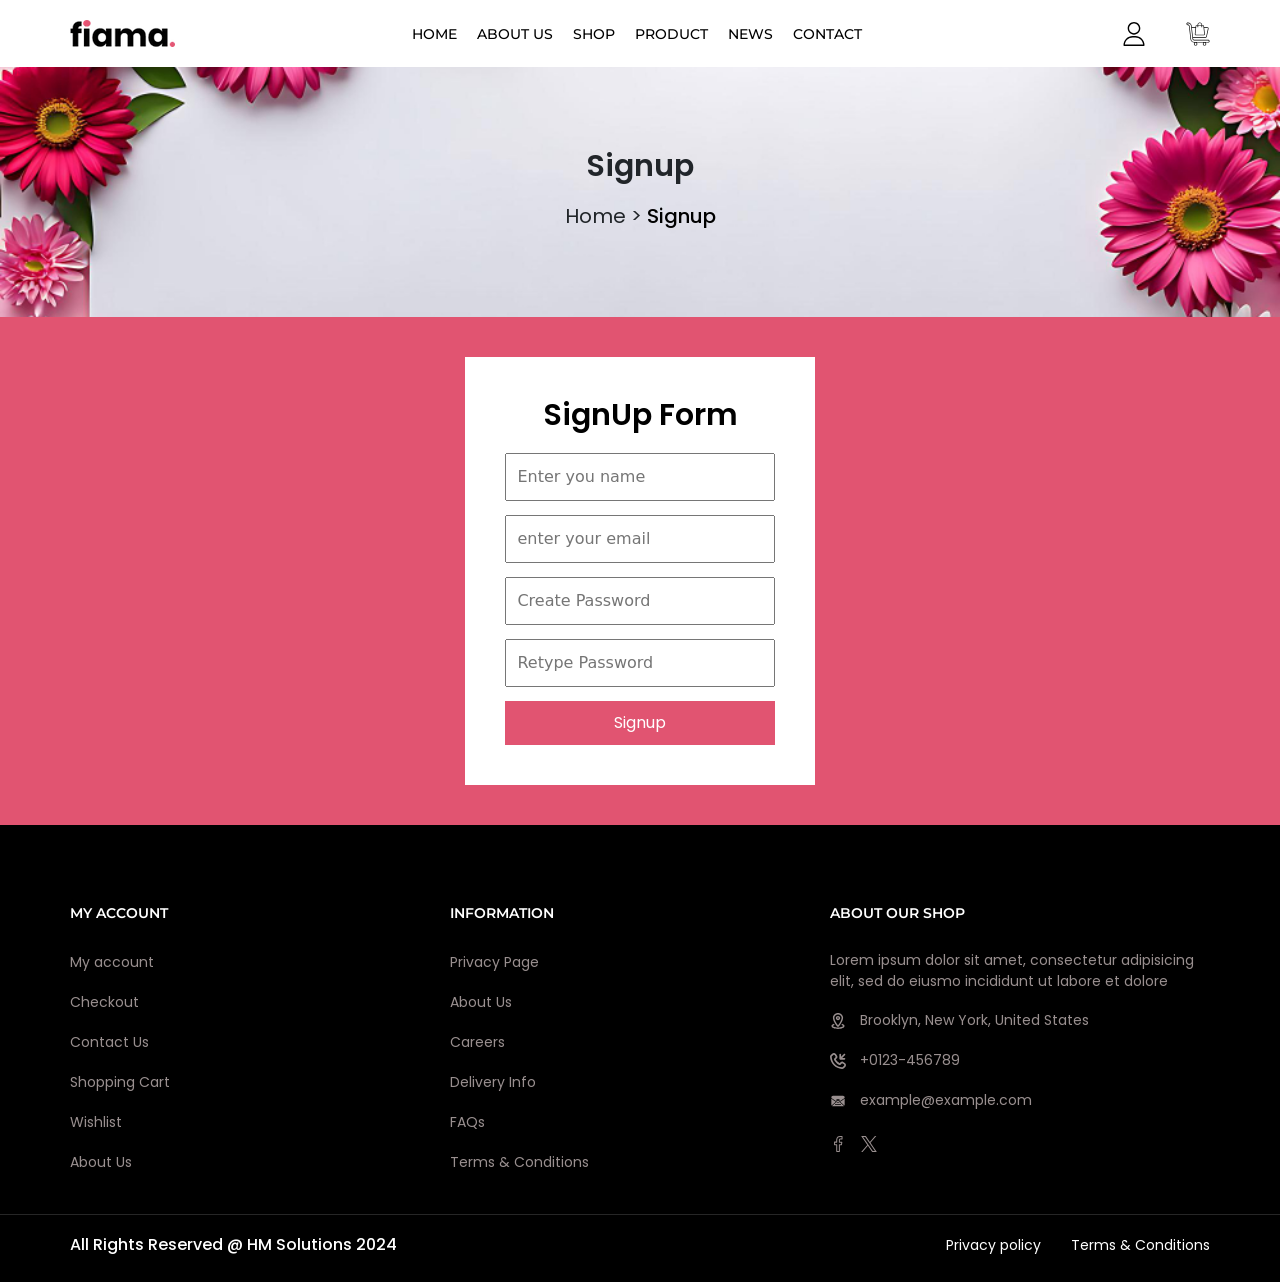
<file: assets/pages/signup.html>
<!DOCTYPE html>
<html lang="en">
    
<head>
    <meta charset="UTF-8" />
    <meta name="viewport" content="width=device-width, initial-scale=1.0" />

    <!-- FAV ICON -->

    <link rel="icon" href="/assets/images/png/favicon.png" type="image/png" />

    <title>Signup</title>

    <!-- font-family -->

    <link rel="preconnect" href="https://fonts.googleapis.com" />
    <link rel="preconnect" href="https://fonts.gstatic.com" crossorigin />
    <link
      href="https://fonts.googleapis.com/css2?family=Inter:wght@100..900&family=Open+Sans:ital,wght@0,300..800;1,300..800&family=Playfair+Display:ital,wght@0,400..900;1,400..900&display=swap"
      rel="stylesheet"
    />

    <!-- MONTSERRAT FONT -->

    <link rel="preconnect" href="https://fonts.googleapis.com" />
    <link rel="preconnect" href="https://fonts.gstatic.com" crossorigin />
    <link
      href="https://fonts.googleapis.com/css2?family=Montserrat:ital,wght@0,100..900;1,100..900&display=swap"
      rel="stylesheet"
    />

    <!-- END MONTSERRAT -->

    <!-- POPPINS FONT -->

    <link rel="preconnect" href="https://fonts.googleapis.com" />
    <link rel="preconnect" href="https://fonts.gstatic.com" crossorigin />
    <link
      href="https://fonts.googleapis.com/css2?family=Montserrat:ital,wght@0,100..900;1,100..900&family=Poppins:ital,wght@0,100;0,200;0,300;0,400;0,500;0,600;0,700;0,800;0,900;1,100;1,200;1,300;1,400;1,500;1,600;1,700;1,800;1,900&display=swap"
      rel="stylesheet"
    />

    <!-- END POPPINS FONT -->

    <!-- BEGIN BOOTSTRAP CSS -->

    <link
      href="https://cdn.jsdelivr.net/npm/bootstrap@5.3.3/dist/css/bootstrap.min.css"
      rel="stylesheet"
      integrity="sha384-QWTKZyjpPEjISv5WaRU9OFeRpok6YctnYmDr5pNlyT2bRjXh0JMhjY6hW+ALEwIH"
      crossorigin="anonymous"
    />

    <!-- END BOOTSTRAP CSS -->

    <!-- BEGIN FONT AWESOME -->

    <link
      rel="stylesheet"
      href="https://cdnjs.cloudflare.com/ajax/libs/font-awesome/6.6.0/css/all.min.css"
      integrity="sha512-Kc323vGBEqzTmouAECnVceyQqyqdsSiqLQISBL29aUW4U/M7pSPA/gEUZQqv1cwx4OnYxTxve5UMg5GT6L4JJg=="
      crossorigin="anonymous"
      referrerpolicy="no-referrer"
    />

    <!-- END FONT AWESOME -->

    <link rel="stylesheet" href="/assets/css/style.css" />
  </head>

<body>
    
 <!-- BEGIN HEADER -->


 <section class="main-header">
  <header>
    <div class="container">
      <div class="left">
        <div class="logo">
          <a href="/index.html">
          <img src="/assets/images/webp/figma-logo.webp" alt="" />
        </a>
        </div>
      </div>

      <div class="center">
        <div class="menu">
          <ul>
            <li><a href="/index.html">HOME</a></li>
            <li class="about">
              <a href="/assets/pages/about.html">ABOUT US</a>

              <div class="about-hover">
                <ul>
                  <li><a href="/assets/pages/about.html">About</a></li>
                  <li><a href="/assets/pages/services.html">Services</a></li>
                  <li><a href="/assets/pages/faq.html">Faq</a></li>
                  <li><a href="/assets/pages/contact.html">Contact</a></li>
                </ul>
              </div>
            </li>
            <li><a href="/assets/pages/shop.html">SHOP</a></li>
            <li class="product">
              <a href="#">PRODUCT</a>

              <div class="product-hover">
                <ul>
                  <li><a href="/assets/pages/singleproduct.html">All Collection</a></li>
                  <li><a href="/assets/pages/singleproduct.html">Product Media</a></li>
                  <li><a href="/assets/pages/singleproduct.html">Product Variants</a></li>
                  <li><a href="/assets/pages/singleproduct.html">Product Countdown</a></li>
                </ul>
              </div>
            </li>
            <li><a href="#">NEWS</a></li>
            <li><a href="/assets/pages/contact.html">CONTACT</a></li>
          </ul>
        </div>
      </div>

      <div class="right">
        <div class="icons">
          <img class="user" src="/assets/images/svg/user.svg" alt="" />
          <div class="userbox">
            <ul class="userpopup">
              <h4>QUICK LINKS</h4>

              <li><a href="/assets/pages/myaccount.html">My Account</a></li>

              <li><a href="#">Initiatae return</a></li>

              <li><a href="#">Support</a></li>

              <li><a href="#">Language</a></li>

              <button class="login-btn"><a href="/assets/pages/login.html" style="text-decoration: none; color: white;">Login</a></button>

              <div class="bottom">
                <span>No account yet?</span>

                <button class="register-btn">REGISTER HERE.</button>
              </div>
            </ul>
          </div>

          <img src="/assets/images/svg/cart.svg" alt="" />
        </div>

        <!-- FOR HAMBURGER -->

        <div class="hamburger">
          <img
            class="hamburger-icon"
            src="/assets/images/svg/hamburge.svg"
            alt=""
          />

          <div class="mobile-menu">
            <div class="nav">
              <ul id="popup">
                <img
                  class="close-menu"
                  src="/assets/images/svg/close-menu.svg"
                  alt=""
                />

                <li><a href="/index.html">Home</a></li>

                <li><a href="/assets/pages/about.html">About Us</a></li>

                <li><a href="#">Services</a></li>

                <li><a href="">Products</a></li>

                <li><a href="/assets/pages/shop.html">Shop</a></li>

                <li><a href="#">Cart</a></li>

                <li><a href="/assets/pages/myaccount.html">My Account</a></li>

                <li><a href="/assets/pages/contact.html">Contact</a></li>
              </ul>
            </div>
          </div>
        </div>
      </div>
    </div>
  </header>
</section>


<!-- END HEADER -->
  
  
  
      <!-- BEGIN HERO SECTION -->
  
      <section class="banner-sec">
  
          <div class="container">
  
              <div class="row">
  
                  <h1>Signup</h1>
                  <h2>Home > <span style="color: black; font-weight: 500;"> Signup </span></h2>
  
              </div>
  
          </div>
  
      </section>
  
      <!-- END HERO SECTION -->

      <!-- BEGIN SECOND SECTION -->


      <section class="signup-second-sec">

        <div class="container">

            <div class="row">

                 <!-- BEGIN SIGNUP FORM -->

                 <div class="signup-form">

                    <h1>SignUp Form</h1>
                    <form action="#">
                      <input type="text" name="text" id="text" placeholder="Enter you name">
                        <input type="email" name="email" id="email" placeholder="enter your email">
                        <input type="password" name="password" id="password" placeholder="Create Password">
                        <input type="password" name="password" id="password" placeholder="Retype Password">
                    <div class="form-btn">
    
                        <button class="signup"><a href="#">Signup</a></button>
    
                    </div>
    
                    </form>
    
                  </div>                
    
                  <!-- END SIGNUP FORM -->

            </div>

        </div>

      </section>

      <!-- END SECOND SECTION -->


  <!-- BEGIN FOOTER -->

  <section class="footer-bottom">
    <footer>
      <div class="container">
        <div class="left">
          <h2>MY ACCOUNT</h2>

          <ul>
            <li><a href="/assets/pages/myaccount.html">My account</a></li>
            <li><a href="#">Checkout</a></li>
            <li><a href="/assets/pages/contact.html">Contact Us</a></li>
            <li><a href="#">Shopping Cart</a></li>
            <li><a href="#">Wishlist</a></li>
            <li><a href="/assets/pages/about.html">About Us</a></li>
          </ul>
        </div>

        <div class="center">
          <h2>INFORMATION</h2>

          <ul>
            <li><a href="#">Privacy Page</a></li>
            <li><a href="/assets/pages/about.html">About Us</a></li>
            <li><a href="#">Careers</a></li>
            <li><a href="#">Delivery Info</a></li>
            <li><a href="/assets/pages/faq.html">FAQs</a></li>
            <li><a href="#">Terms & Conditions</a></li>
          </ul>
        </div>

        <div class="right">
          <h2>ABOUT OUR SHOP</h2>
          <p>
            Lorem ipsum dolor sit amet, consectetur adipisicing elit, sed do
            eiusmo incididunt ut labore et dolore
          </p>

          <ul>
            <li>
              <a href="#">
                <span
                  ><img src="/assets/images/svg/location.svg" alt=""
                /></span>
                Brooklyn, New York, United States</a
              >
            </li>
            <li>
              <a href="#"
                ><span><img src="/assets/images/svg/call.svg" alt="" /></span>
                +0123-456789</a
              >
            </li>
            <li>
              <a href="#"
                ><span
                  ><img src="/assets/images/svg/email.svg" alt=""
                /></span>
                example@example.com</a
              >
            </li>
          </ul>

          <div class="social-icons">
            <img src="/assets/images/svg/facebook.svg" alt="" />

            <img src="/assets/images/svg/twitter.svg" alt="" />
          </div>
        </div>
      </div>

      <div class="bottom">
        <div class="container">
          <div class="left">
            <h3>All Rights Reserved @ HM Solutions 2024</h3>
          </div>

          <div class="right">
            <a href="#">Privacy policy</a>
            <a href="#">Terms & Conditions</a>
          </div>
        </div>
      </div>
    </footer>
  </section>

  <!-- END FOOTER -->


         <!-- BEGIN BOOTSTRAP JAVASCRIPT -->

    <script
    src="https://cdn.jsdelivr.net/npm/@popperjs/core@2.11.8/dist/umd/popper.min.js"
    integrity="sha384-I7E8VVD/ismYTF4hNIPjVp/Zjvgyol6VFvRkX/vR+Vc4jQkC+hVqc2pM8ODewa9r"
    crossorigin="anonymous"
  ></script>
  <script
    src="https://cdn.jsdelivr.net/npm/bootstrap@5.3.3/dist/js/bootstrap.min.js"
    integrity="sha384-0pUGZvbkm6XF6gxjEnlmuGrJXVbNuzT9qBBavbLwCsOGabYfZo0T0to5eqruptLy"
    crossorigin="anonymous"
  ></script>

  <!-- END BOOTSTRAP CSS -->

  <!--Begin My Own javascript -->

  <script src="/assets/js/script.js"></script>

  <!-- END My own javascript -->

</body>
</html>
</file>
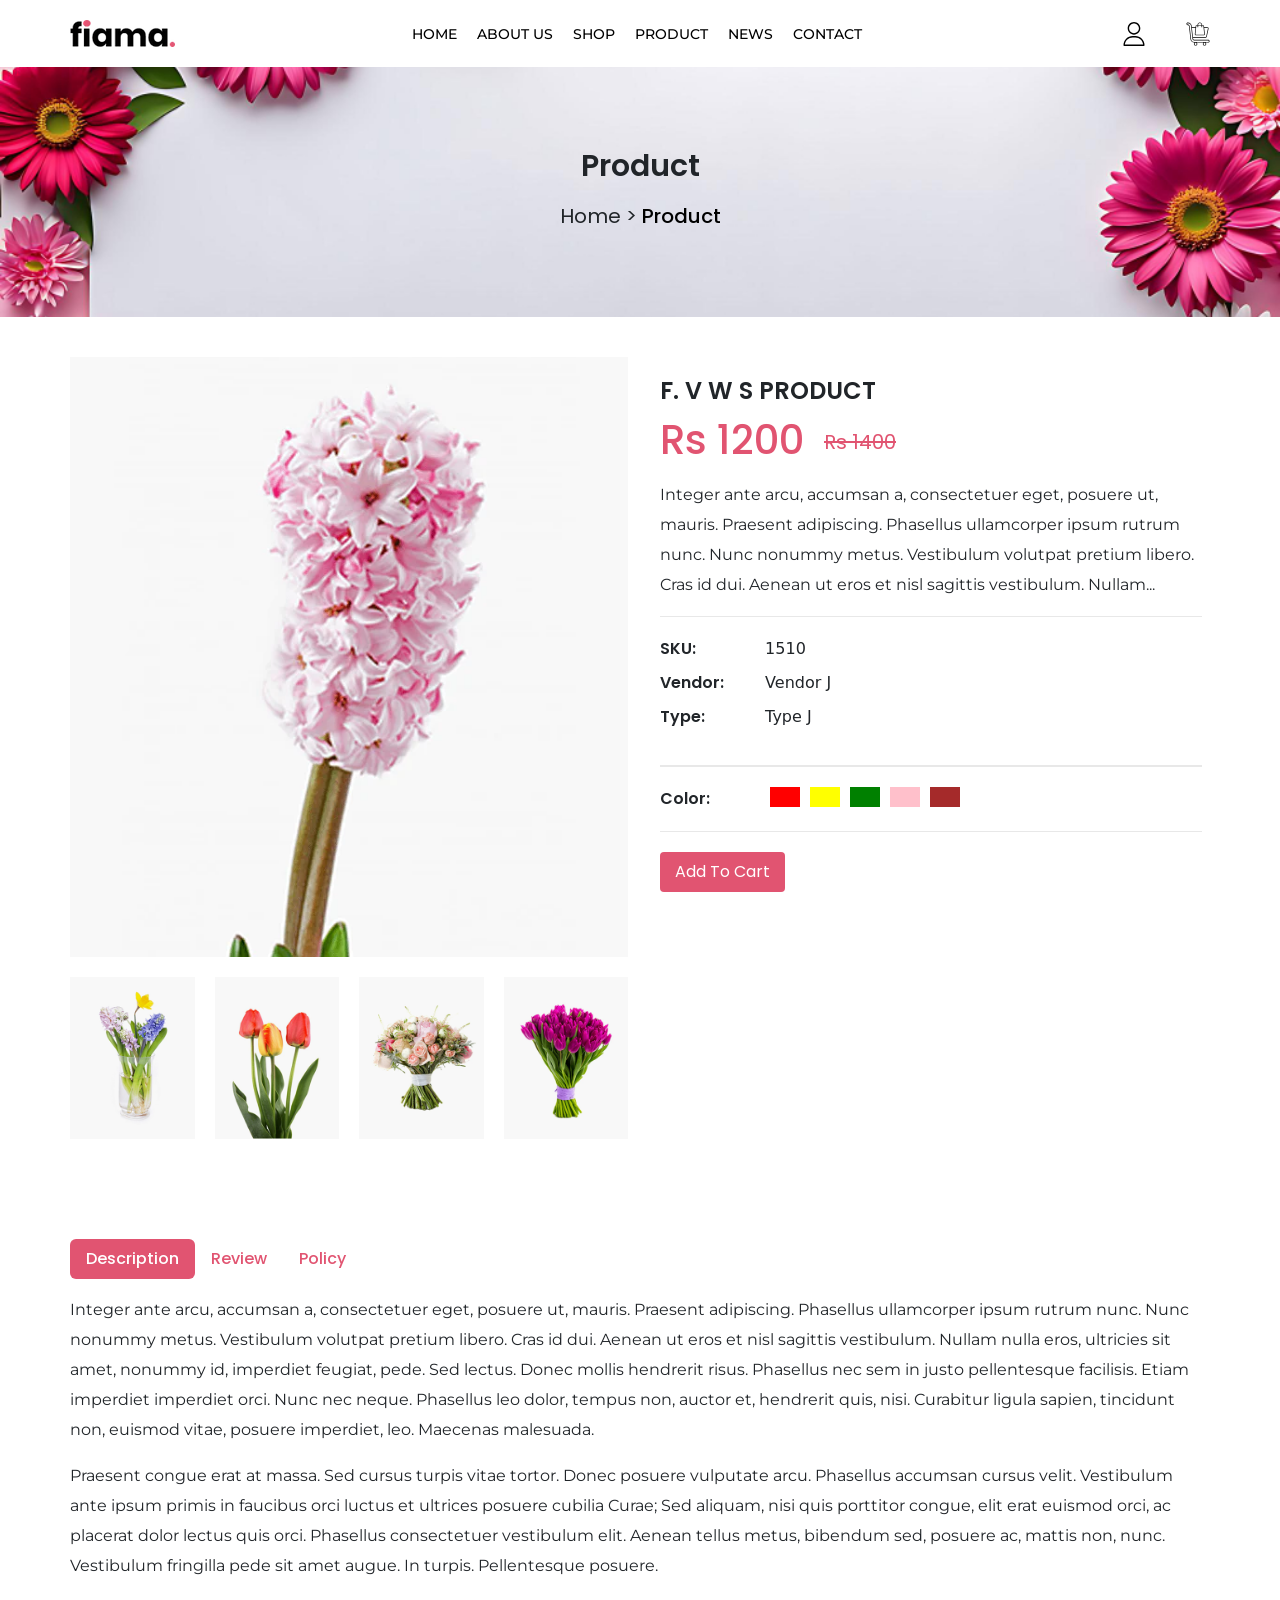
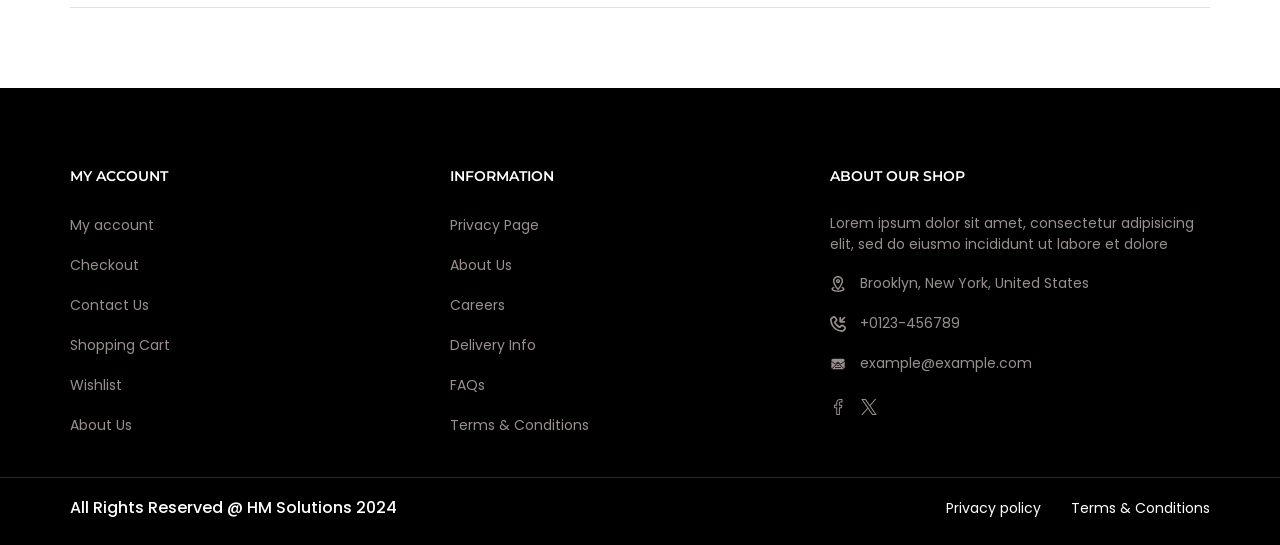
<file: assets/pages/singleproduct.html>
<!DOCTYPE html>
<html lang="en">

<head>
    <meta charset="UTF-8" />
    <meta name="viewport" content="width=device-width, initial-scale=1.0" />

    <!-- FAV ICON -->

    <link rel="icon" href="/assets/images/png/favicon.png" type="image/png" />

    <title>Single Product Page</title>

    <!-- font-family -->

    <link rel="preconnect" href="https://fonts.googleapis.com" />
    <link rel="preconnect" href="https://fonts.gstatic.com" crossorigin />
    <link
        href="https://fonts.googleapis.com/css2?family=Inter:wght@100..900&family=Open+Sans:ital,wght@0,300..800;1,300..800&family=Playfair+Display:ital,wght@0,400..900;1,400..900&display=swap"
        rel="stylesheet" />

    <!-- MONTSERRAT FONT -->

    <link rel="preconnect" href="https://fonts.googleapis.com" />
    <link rel="preconnect" href="https://fonts.gstatic.com" crossorigin />
    <link href="https://fonts.googleapis.com/css2?family=Montserrat:ital,wght@0,100..900;1,100..900&display=swap"
        rel="stylesheet" />

    <!-- END MONTSERRAT -->

    <!-- POPPINS FONT -->

    <link rel="preconnect" href="https://fonts.googleapis.com" />
    <link rel="preconnect" href="https://fonts.gstatic.com" crossorigin />
    <link
        href="https://fonts.googleapis.com/css2?family=Montserrat:ital,wght@0,100..900;1,100..900&family=Poppins:ital,wght@0,100;0,200;0,300;0,400;0,500;0,600;0,700;0,800;0,900;1,100;1,200;1,300;1,400;1,500;1,600;1,700;1,800;1,900&display=swap"
        rel="stylesheet" />

    <!-- END POPPINS FONT -->

    <!-- BEGIN BOOTSTRAP CSS -->

    <link href="https://cdn.jsdelivr.net/npm/bootstrap@5.3.3/dist/css/bootstrap.min.css" rel="stylesheet"
        integrity="sha384-QWTKZyjpPEjISv5WaRU9OFeRpok6YctnYmDr5pNlyT2bRjXh0JMhjY6hW+ALEwIH" crossorigin="anonymous" />

    <!-- END BOOTSTRAP CSS -->

    <!-- BEGIN FONT AWESOME -->

    <link rel="stylesheet" href="https://cdnjs.cloudflare.com/ajax/libs/font-awesome/6.6.0/css/all.min.css"
        integrity="sha512-Kc323vGBEqzTmouAECnVceyQqyqdsSiqLQISBL29aUW4U/M7pSPA/gEUZQqv1cwx4OnYxTxve5UMg5GT6L4JJg=="
        crossorigin="anonymous" referrerpolicy="no-referrer" />

    <!-- END FONT AWESOME -->

    <link rel="stylesheet" href="/assets/css/style.css">

</head>


 


<body>

<!-- BEGIN HEADER -->


<section class="main-header">
  <header>
    <div class="container">
      <div class="left">
        <div class="logo">
          <a href="/index.html">
          <img src="/assets/images/webp/figma-logo.webp" alt="" />
        </a>
        </div>
      </div>

      <div class="center">
        <div class="menu">
          <ul>
            <li><a href="/index.html">HOME</a></li>
            <li class="about">
              <a href="/assets/pages/about.html">ABOUT US</a>

              <div class="about-hover">
                <ul>
                  <li><a href="/assets/pages/about.html">About</a></li>
                  <li><a href="/assets/pages/services.html">Services</a></li>
                  <li><a href="/assets/pages/faq.html">Faq</a></li>
                  <li><a href="/assets/pages/contact.html">Contact</a></li>
                </ul>
              </div>
            </li>
            <li><a href="/assets/pages/shop.html">SHOP</a></li>
            <li class="product">
              <a href="#">PRODUCT</a>

              <div class="product-hover">
                <ul>
                  <li><a href="/assets/pages/singleproduct.html">All Collection</a></li>
                  <li><a href="/assets/pages/singleproduct.html">Product Media</a></li>
                  <li><a href="/assets/pages/singleproduct.html">Product Variants</a></li>
                  <li><a href="/assets/pages/singleproduct.html">Product Countdown</a></li>
                </ul>
              </div>
            </li>
            <li><a href="#">NEWS</a></li>
            <li><a href="/assets/pages/contact.html">CONTACT</a></li>
          </ul>
        </div>
      </div>

      <div class="right">
        <div class="icons">
          <img class="user" src="/assets/images/svg/user.svg" alt="" />
          <div class="userbox">
            <ul class="userpopup">
              <h4>QUICK LINKS</h4>

              <li><a href="/assets/pages/myaccount.html">My Account</a></li>

              <li><a href="#">Initiatae return</a></li>

              <li><a href="#">Support</a></li>

              <li><a href="#">Language</a></li>

              <button class="login-btn"><a href="/assets/pages/login.html" style="text-decoration: none; color: white;">Login</a></button>

              <div class="bottom">
                <span>No account yet?</span>

                <button class="register-btn">REGISTER HERE.</button>
              </div>
            </ul>
          </div>

          <img src="/assets/images/svg/cart.svg" alt="" />
        </div>

        <!-- FOR HAMBURGER -->

        <div class="hamburger">
          <img
            class="hamburger-icon"
            src="/assets/images/svg/hamburge.svg"
            alt=""
          />

          <div class="mobile-menu">
            <div class="nav">
              <ul id="popup">
                <img
                  class="close-menu"
                  src="/assets/images/svg/close-menu.svg"
                  alt=""
                />

                <li><a href="/index.html">Home</a></li>

                <li><a href="/assets/pages/about.html">About Us</a></li>

                <li><a href="#">Services</a></li>

                <li><a href="">Products</a></li>

                <li><a href="/assets/pages/shop.html">Shop</a></li>

                <li><a href="#">Cart</a></li>

                <li><a href="/assets/pages/myaccount.html">My Account</a></li>

                <li><a href="/assets/pages/contact.html">Contact</a></li>
              </ul>
            </div>
          </div>
        </div>
      </div>
    </div>
  </header>
</section>


<!-- END HEADER -->



    <!-- BEGIN HERO SECTION -->

    <section class="banner-sec">

        <div class="container">

            <div class="row">

                <h1>Product</h1>
                <h2>Home > <span style="color: black; font-weight: 500;"> Product </span></h2>

            </div>

        </div>

    </section>

    <!-- END HERO SECTION -->

    <section class="product-second-sec">

        <div class="container">

            <div class="row">

                <div class="left">

                    <div class="imagegallery">

                        <div class="mainimage">

                            <img id="imageBox" src="/assets/images/webp/flower1.webp" alt="">

                        </div>

                        <div class="galleryslide">

                            <div class="image">
                            <img class="thumbnail" src="/assets/images/webp/flower2.webp" alt="" onclick="changeImage(this)">
                        </div>

                        <div class="image">
                            <img class="thumbnail" src="/assets/images/webp/flower3.webp" alt="" onclick="changeImage(this)">
                        </div>

                        
                        <div class="image">
                            <img class="thumbnail" src="/assets/images/webp/flower4.webp" alt="" onclick="changeImage(this)">
                        </div>

                        <div class="image">
                            <img class="thumbnail" src="/assets/images/webp/flower5.webp" alt="" onclick="changeImage(this)">
                        </div>

                          

                        </div>

                    </div>

                </div>


                <div class="right">

                    <h2>F. V W S PRODUCT</h2>
                    <div class="price">
                    <h3>Rs 1200</h3>
                    <span class="original-price"> Rs 1400</span>
                </div>

                    <p>Integer ante arcu, accumsan a, consectetuer eget, posuere ut, mauris. Praesent adipiscing. Phasellus ullamcorper ipsum rutrum nunc. Nunc nonummy metus. Vestibulum volutpat pretium libero. Cras id dui. Aenean ut eros et nisl sagittis vestibulum. Nullam...
                    </p>

                    <div class="product-details">

                        <ul>

                            <li>
                                <strong>SKU:</strong>
                                <span class="variant-sku">1510</span>
                            </li>

                            <li>
                                <strong>Vendor:</strong>
                                <span class="variant-sku">Vendor J</span>
                            </li>

                            <li>
                                <strong>Type:</strong>
                                <span class="variant-sku">Type J</span>
                            </li>


                        </ul>


                    </div>



                    <div class="color">

                      

                            <strong>Color:</strong>

                            <div class="color-box" style="background-color: red;" title="red"></div>
                            <div class="color-box" style="background-color: yellow;" title="yellow"></div>
                            <div class="color-box" style="background-color: green;" title="green"></div>
                            <div class="color-box" style="background-color: pink;" title="pink"></div>
                            <div class="color-box" style="background-color: brown;" title="brown"></div>
                        

                    </div>

                    <div class="addtocart">

                        <button class="addtocartbtn">

                            <a href="#">Add To Cart</a>

                        </button>

                    </div>


                </div>

            </div>

            <div class="row2">

            <div class="tab">

                <ul class="nav nav-pills mb-3" id="pills-tab" role="tablist">

                    <li class="nav-item" role="presentation">
                      <button class="nav-link active" id="pills-home-tab" data-bs-toggle="pill" data-bs-target="#pills-home" type="button" role="tab" aria-controls="pills-home" aria-selected="true">Description</button>
                    </li>

                    <li class="nav-item" role="presentation">
                      <button class="nav-link" id="pills-profile-tab" data-bs-toggle="pill" data-bs-target="#pills-profile" type="button" role="tab" aria-controls="pills-profile" aria-selected="false">Review</button>
                    </li>

                    <li class="nav-item" role="presentation">
                      <button class="nav-link" id="pills-contact-tab" data-bs-toggle="pill" data-bs-target="#pills-contact" type="button" role="tab" aria-controls="pills-contact" aria-selected="false">Policy</button>
                    </li>

                  </ul>

                  <div class="tab-content" id="pills-tabContent">
                    <div class="tab-pane fade show active" id="pills-home" role="tabpanel" aria-labelledby="pills-home-tab">

                        <p>Integer ante arcu, accumsan a, consectetuer eget, posuere ut, mauris. Praesent adipiscing. Phasellus ullamcorper ipsum rutrum nunc. Nunc nonummy metus. Vestibulum volutpat pretium libero. Cras id dui. Aenean ut eros et nisl sagittis vestibulum. Nullam nulla eros, ultricies sit amet, nonummy id, imperdiet feugiat, pede. Sed lectus. Donec mollis hendrerit risus. Phasellus nec sem in justo pellentesque facilisis. Etiam imperdiet imperdiet orci. Nunc nec neque. Phasellus leo dolor, tempus non, auctor et, hendrerit quis, nisi. Curabitur ligula sapien, tincidunt non, euismod vitae, posuere imperdiet, leo. Maecenas malesuada.

                        </p>

                        <p>Praesent congue erat at massa. Sed cursus turpis vitae tortor. Donec posuere vulputate arcu. Phasellus accumsan cursus velit. Vestibulum ante ipsum primis in faucibus orci luctus et ultrices posuere cubilia Curae; Sed aliquam, nisi quis porttitor congue, elit erat euismod orci, ac placerat dolor lectus quis orci. Phasellus consectetuer vestibulum elit. Aenean tellus metus, bibendum sed, posuere ac, mattis non, nunc. Vestibulum fringilla pede sit amet augue. In turpis. Pellentesque posuere.

                        </p>

                    </div>

                    <div class="tab-pane fade" id="pills-profile" role="tabpanel" aria-labelledby="pills-profile-tab">Coming Soon</div>

                    <div class="tab-pane fade" id="pills-contact" role="tabpanel" aria-labelledby="pills-contact-tab">Coming Soon</div>
                  </div>

            </div>


        </div>

        </div>

    </section>

    <!-- BEGIN SECOND SECTION -->


    
   <!-- BEGIN FOOTER -->

   <section class="footer-bottom">
    <footer>
      <div class="container">
        <div class="left">
          <h2>MY ACCOUNT</h2>

          <ul>
            <li><a href="/assets/pages/myaccount.html">My account</a></li>
            <li><a href="#">Checkout</a></li>
            <li><a href="/assets/pages/contact.html">Contact Us</a></li>
            <li><a href="#">Shopping Cart</a></li>
            <li><a href="#">Wishlist</a></li>
            <li><a href="/assets/pages/about.html">About Us</a></li>
          </ul>
        </div>

        <div class="center">
          <h2>INFORMATION</h2>

          <ul>
            <li><a href="#">Privacy Page</a></li>
            <li><a href="/assets/pages/about.html">About Us</a></li>
            <li><a href="#">Careers</a></li>
            <li><a href="#">Delivery Info</a></li>
            <li><a href="/assets/pages/faq.html">FAQs</a></li>
            <li><a href="#">Terms & Conditions</a></li>
          </ul>
        </div>

        <div class="right">
          <h2>ABOUT OUR SHOP</h2>
          <p>
            Lorem ipsum dolor sit amet, consectetur adipisicing elit, sed do
            eiusmo incididunt ut labore et dolore
          </p>

          <ul>
            <li>
              <a href="#">
                <span
                  ><img src="/assets/images/svg/location.svg" alt=""
                /></span>
                Brooklyn, New York, United States</a
              >
            </li>
            <li>
              <a href="#"
                ><span><img src="/assets/images/svg/call.svg" alt="" /></span>
                +0123-456789</a
              >
            </li>
            <li>
              <a href="#"
                ><span
                  ><img src="/assets/images/svg/email.svg" alt=""
                /></span>
                example@example.com</a
              >
            </li>
          </ul>

          <div class="social-icons">
            <img src="/assets/images/svg/facebook.svg" alt="" />

            <img src="/assets/images/svg/twitter.svg" alt="" />
          </div>
        </div>
      </div>

      <div class="bottom">
        <div class="container">
          <div class="left">
            <h3>All Rights Reserved @ HM Solutions 2024</h3>
          </div>

          <div class="right">
            <a href="#">Privacy policy</a>
            <a href="#">Terms & Conditions</a>
          </div>
        </div>
      </div>
    </footer>
  </section>

  <!-- END FOOTER -->


    <!-- BEGIN BOOTSTRAP JAVASCRIPT -->

    <script src="https://cdn.jsdelivr.net/npm/@popperjs/core@2.11.8/dist/umd/popper.min.js"
        integrity="sha384-I7E8VVD/ismYTF4hNIPjVp/Zjvgyol6VFvRkX/vR+Vc4jQkC+hVqc2pM8ODewa9r"
        crossorigin="anonymous"></script>
    <script src="https://cdn.jsdelivr.net/npm/bootstrap@5.3.3/dist/js/bootstrap.min.js"
        integrity="sha384-0pUGZvbkm6XF6gxjEnlmuGrJXVbNuzT9qBBavbLwCsOGabYfZo0T0to5eqruptLy"
        crossorigin="anonymous"></script>

    <!-- END BOOTSTRAP CSS -->

    <!--Begin My Own javascript -->

    <script src="/assets/js/script.js"></script>


    <!-- END My own javascript -->


</body>


</html>
</file>
<file: assets/css/style.css>
* {
  margin: 0px;
  padding: 0px;
  box-sizing: border-box;
}

/* BEGIN SCROLLBAR */

/* Custom Scrollbar */

::-webkit-scrollbar {
  width: 12px; /* Width of the scrollbar */
}

::-webkit-scrollbar-track {
  background: rgb(255, 255, 253); /* Background color of the scrollbar track */
  border-radius: 10px; /* Rounded corners of the track */
}

::-webkit-scrollbar-thumb {
  background-color: #e15471; /* Color of the scrollbar thumb */
  border-radius: 10px; /* Rounded corners of the thumb */
  border: 3px solid #f1f1f1; /* Padding around the thumb */
}

::-webkit-scrollbar-thumb:hover {
  background-color: #555; /* Color of the scrollbar thumb when hovered */
}

/* END SCROLLBAR */

/* BEGIN HEADER */

/* FOR 1920 */

.main-header {
  box-shadow: rgba(100, 100, 111, 0.2) 0px 7px 29px 0px;
}

.main-header .container {
  padding: 20px 0px 20px 0px;
  display: flex;
  justify-content: space-between;
  align-items: center;
}

.main-header .left {
  width: 30%;
  display: flex;
}

.main-header .center {
  display: flex;
  width: 40%;
}
.main-header .center ul {
  display: flex;
  gap: 25px;
  list-style-type: none;
  align-items: center;
  margin: 0px;
  padding: 0px;
}

.main-header .center li a {
  color: black;
  text-decoration: none;
  font-size: 14px;
  font-family: Montserrat;
  font-weight: 500;
}

.main-header .center .about {
  position: relative;
}

.main-header .center .about-hover ul {
  position: absolute;
  display: none;
  background-color: white;
  width: 200px;
  align-items: flex-start;
  padding: 20px;
  border-top: 4px solid #e15471;
  transform: translateY(-10px);
  transition: transform 0.4s ease-in;
}

.main-header .center .about-hover li {

  padding: 8px 0px 8px 0px;
}

.main-header .center .about:hover .about-hover ul {

  display: block;
  padding: 20px;
  transform: translateY(0px);
}

.main-header .center .about-hover ul a {
  font-size: 14px;
  font-family: poppins;
  padding: 10px 0px 10px 0px;
}

.main-header .center .product {
  position: relative;
}

.main-header .center .product-hover ul {
  position: absolute;
  display: none;
  background-color: white;
  width: 200px;
  align-items: flex-start;
  padding: 20px;
  border-top: 4px solid #e15471;
  transform: translateY(-10px);
  transition: transform 0.4s ease-in;
}

.main-header .center .product-hover li {

  padding: 8px 0px 8px 0px;
}

.main-header .center .product:hover .product-hover ul {

  display: block;
  padding: 20px;
  transform: translateY(0px);
}

.main-header .center .product-hover ul a {
  font-size: 14px;
  font-family: poppins;
  padding: 10px 0px 10px 0px;

}

.main-header .right {
  display: flex;
  width: 30%;
  justify-content: end;
}

.main-header .right .icons {
  display: flex;
  justify-content: end;
  align-items: center;
  gap: 20px;
}

.main-header .right .icons {
  position: relative;
}

.main-header .right .icons .userbox .userpopup {
  width: 280px;
  background-color: white;
  padding: 30px;
  position: absolute;
  top: 40px;
  left: -180px;
  box-shadow: rgba(149, 157, 165, 0.2) 0px 8px 24px;
  list-style-type: none;
  border-radius: 4px; 
  visibility: hidden;
  opacity: 0;
  transform: translateY(-10px);
  transition: transform 0.4s ease-in;
}

.main-header .right .icons .userbox .userpopup.open {

    visibility: visible;
    opacity: 1;
    transform: translateY(0px);
    transition: all 0.3s ease-in;
}

.main-header .right .icons .userbox .userpopup h4 {
  font-size: 20px;
  font-family: poppins;
  font-weight: 600;
}

.main-header .right .icons .userbox .userpopup li {
  padding: 6px 0px 6px 0px;
}

.main-header .right .icons .userbox .userpopup li a {
  color: black;
  text-decoration: none;
  font-size: 14px;
  font-weight: 400;
  font-family: poppins;
  transition: all 0.2s ease-in;
}

.main-header .right .icons .userbox .userpopup li a:hover {
  color: #e15471;
  padding-left: 10px;
}

.main-header .right .icons .userbox .userpopup button.login-btn {
  width: 100%;
  background-color: black;
  border: 1px solid black;
  padding: 6px;
  color: white;
  font-size: 16px;
  font-family: poppins;
  margin-top: 10px;
  margin-bottom: 10px;
}

.main-header .right .icons .userbox .userpopup button.login-btn:hover {
  background-color: #e15471;
  border: 1px solid #e15471;
}

.main-header .right .icons .userbox .userpopup .bottom {
  display: flex;
  justify-content: space-between;
  align-items: center;
}

.main-header .right .icons .userbox .userpopup .bottom span {
  font-size: 12px;
  font-family: poppins;
}

.main-header .right .icons .userbox .userpopup .bottom button.register-btn {
  border: none;
  background: transparent;
  font-size: 14px;
  font-weight: 600;
}

.main-header .right .icons img {
  width: 24px;
  height: 24px;
}

.main-header .right .hamburger {
  display: none;
}

/* FOR 1366 */

@media (max-width: 1366px) {
  .main-header .center ul {
    display: flex;
    gap: 20px;
    list-style-type: none;
    align-items: center;
    margin: 0px;
    padding: 0px;
  }

  .main-header .right .hamburger {
    display: none;
  }
}

/* FOR 1199 */

@media (max-width: 1199px) {
  .main-header .left {
    width: 25%;
  }

  .main-header .center {
    width: 50%;
  }
  .main-header .center ul {
    display: flex;
    gap: 20px;
    list-style-type: none;
    align-items: center;
    margin: 0px;
    padding: 0px;
  }

  .main-header ul a {
    font-size: 14px;
    font-family: Montserrat;
  }

  .main-header .right {
    width: 25%;
  }

  .main-header .right .hamburger {
    display: none;
  }
}

/* FOR 992 */

@media (max-width: 992px) {
  .main-header {
    position: relative;
  }

  .main-header .center {
    display: none;
  }

  .main-header .right .icons {
    display: none;
  }

  .main-header .right .hamburger {
    display: block;
  }

  .main-header .right .hamburger img {
    width: 24px;
    height: 24px;
  }

  .main-header #popup {
    position: absolute;
    height: 100vh;
    width: 300px;
    top: 0;
    right: 0;
    background-color: black;
    padding-top: 50px;
    list-style-type: none;
    z-index: 1;
display: none;
    transform: translateX(100%);
    transition: transform 0.4s ease-in;
  }

  .main-header #popup li {
    padding: 10px;
  }

  .main-header #popup.open {

   display: block;
    transform: translateX(0);
    transition: all 0.6s ease-in;
  }

  .main-header #popup.close {

    visibility: hidden;
    opacity: 0;
    transform: translateX(100%);
    transition: all 0.6s ease-in;
  }

  .main-header .mobile-menu #popup a {
    color: white;
    text-decoration: none;
    font-size: 16px;
    font-family: poppins;
  }

  .main-header .mobile-menu #popup a:hover {
    color: #e15471;
    padding-left: 20px;
    transition: all 0.8s ease;
  }

  .main-header .mobile-menu img.close-menu {
    position: absolute;
    top: 30px;
    right: 30px;
    width: 16px;
  }
}

/* FOR 576 */

@media (max-width: 576px) {
  .main-header {
    position: relative;
  }

  .main-header .right .hamburger {
    display: block;
  }

  .main-header .container {
    padding: 20px;
  }

  .main-header #popup {
    position: absolute;
    display: none;
    height: 100vh;
    width: 250px;
    top: 0;
    right: 0;
    background-color: rgba(0, 0, 0, 0.84);
    padding-top: 50px;
    list-style-type: none;
    z-index: 1;
    transform: translateX(100%);
    transition: all 0.4s ease-in;
  }

  .main-header #popup li {
    padding: 6px;
  }

  .main-header #popup.open {
    display: block;
    transform: translateX(0px);
    transition: transform 0.6s ease-in;
  }

  .main-header .mobile-menu #popup a {
    color: white;
    text-decoration: none;
    font-size: 16px;
    font-family: poppins;
  }

  .main-header .mobile-menu #popup a:hover {
    color: #e15471;
    padding-left: 20px;
    transition: all 0.8s ease;
  }

  .main-header .mobile-menu img.close-menu {
    position: absolute;
    top: 30px;
    right: 30px;
    width: 16px;
  }
}

/* END HEADER */

/* BEGIN HERO SECTION */

/* FOR 1920 */

.hero {
  height: 700px;
  background: url("/assets/images/png/hero-bf.png");
  background-repeat: no-repeat;
  background-size: cover;
  background-position: center center;
}

.hero .container {
  padding: 20px 0px 20px 0px;
  display: flex;
  flex-direction: column;
}

.hero .content {
  display: flex;
  flex-direction: column;
  justify-content: center;
  align-items: center;
  height: 700px;
}

.hero .content h1 {
  font-size: 70px;
  font-family: poppins;
  color: white;
  text-align: center;
}

.hero .content button.hero-btn {
  width: 10%;
  padding: 8px;
  background-color: white;
  border: 2px solid white;
  font-size: 16px;
  font-family: Montserrat;
  font-weight: 600;
  margin-top: 20px;
  transition: all 0.4s ease;
}

.hero .content button.hero-btn:hover{
  background-color: #e15471;
  border: 2px solid #e15471;
  color: white;
}

.hero .content button.hero-btn:hover a {

  color: white !important;
}

/* FOR 1366 */

@media (max-width: 1366px) {
  .hero {
    height: 500px;
    background: url("/assets/images/png/hero-bf.png");
    background-repeat: no-repeat;
    background-size: cover;
    background-position: center center;
  }

  .hero .content {
    display: flex;
    flex-direction: column;
    justify-content: center;
    height: 500px;
  }

  .hero .content h1 {
    font-size: 50px;
    font-family: poppins;
    color: white;
  }

  .hero .content button.hero-btn {
    width: 12%;
    padding: 8px;
    background-color: white;
    border: 2px solid white;
    font-size: 16px;
    font-family: Montserrat;
    font-weight: 600;
    margin-top: 20px;
    transition: all 0.4s ease;
  }
}

/* FOR 992 */

@media (max-width: 992px) {
  .hero .container {
    height: 500px;
  }

  .hero .content {
    display: flex;
    flex-direction: column;
    justify-content: center;
    height: 500px;
  }

  .hero .content h1 {
    font-size: 50px;
    font-family: poppins;
    color: white;
  }

  .hero .content button.hero-btn {
    width: 20%;
    padding: 8px;
    background-color: white;
    border: 2px solid white;
    font-size: 16px;
    font-family: Montserrat;
    font-weight: 600;
    margin-top: 20px;
    transition: all 0.4s ease;
  }
}

/* FOR 576 */

@media (max-width: 576px) {
  .hero .container {
    padding: 20px;
  }

  .hero {
    height: 600px;
    background: url("/assets/images/png/hero-bf.png");
    background-repeat: no-repeat;
    background-size: cover;
    background-position: center center;
  }

  .hero .content {
    display: flex;
    flex-direction: column;
    justify-content: center;
    height: 600px;
  }

  .hero .content h1 {
    font-size: 50px;
    font-family: poppins;
    color: white;
  }

  .hero .content button.hero-btn {
    width: 25%;
    padding: 8px;
    background-color: white;
    border: 2px solid white;
    font-size: 16px;
    font-family: Montserrat;
    font-weight: 600;
    margin-top: 20px;
    transition: all 0.4s ease;
  }
}
/* FOR 440 */

@media (max-width: 440px) {
  .hero .content h1 {
    font-size: 40px;
    font-family: poppins;
    color: white;
  }

  .hero .content button.hero-btn {
    width: 35%;
    padding: 8px;
    background-color: white;
    border: 2px solid white;
    font-size: 16px;
    font-family: Montserrat;
    font-weight: 500;
    margin-top: 20px;
    transition: all 0.4s ease;
  }
}






/* BEGIN SECOND SECTION */

.second-sec {
  background-color: #ebc6ca87;
}

.second-sec .container {
  padding: 40px 0px 40px 0px;
  display: flex;
  flex-direction: column;
  justify-content: space-between;
  align-items: center;
}

.second-sec .container h2 {
  font-size: 50px;
  font-family: monteserrat;
  font-weight: 600;
  position: relative;
}

.second-sec .container h2::after {
  content: "";
  background-color: #e15471;
  width: 40%;
  height: 2px;
  position: absolute;
  bottom: -10px;
  left: 62px;
}

.second-sec .container .products {
  width: 100%;
  display: flex;
  padding-top: 40px;
}

.second-sec .container .row {
  display: flex;
  width: 100%;
}

.second-sec .container .row .imagebox {
  display: flex;
  flex-direction: column;
  align-items: center;
  width: 25%;
}

.second-sec .container .row .imagebox .image {
  position: relative;
  width: 100%;
}

.second-sec .container .row .imagebox .functions ul {
  display: flex;
  background-color: white;
  padding: 0px 10px 0px 10px;
  list-style-type: none;
  width: 50%;
  gap: 20px;
  justify-content: center;
  align-items: center;
  height: 40px;
  opacity: 0;
  position: absolute;
  top: 50%;
  left: 25%;
  transform: translateY(5px);
  transition: transform 0.4s ease-in;
}

.second-sec .container .row .imagebox:hover .functions ul {
  opacity: 1;
  transform: translateY(-5px);
  height: 40px;
  transition: all 0.4s ease-out;
}

.second-sec .container .row .imagebox .functions ul img {
  width: 30px;
  border-right: 1px solid black;
  padding-right: 10px;
}

.second-sec .container .row .imagebox img {
  width: 100%;
}

.second-sec .container .row .content {
  display: flex;
  flex-direction: column;
  align-items: center;
  padding-top: 20px;
  padding-bottom: 20px;
  width: 100%;
  background-color: white;
}

.second-sec .container .row .content h3 {
  font-size: 14px;
  font-family: Monteserrat;
  font-weight: 600;
}

.second-sec .container .row .content span {
  font-size: 15px;
  font-family: poppins;
  color: #e15471;
}

.second-sec .add-to-cart {
  display: none;
}

/* FOR 1366 */

@media (max-width: 1366px) {
  .second-sec .container .row .imagebox img {
    width: 260px;
  }

  .second-sec .container .row .imagebox .functions ul {
    display: flex;
    background-color: white;
    padding: 0px 10px 0px 10px;
    list-style-type: none;
    width: 70%;
    gap: 20px;
    justify-content: center;
    align-items: center;
    height: 40px;
    opacity: 0;
    position: absolute;
    top: 50%;
    left: 15%;
    transform: translateY(5px);
    transition: transform 0.4s ease-in;
  }

  .second-sec .container .row .imagebox:hover .functions ul {
    opacity: 1;
    transform: translateY(-5px);
    height: 40px;
    transition: all 0.4s ease-out;
  }

  .second-sec .container .row .imagebox .functions ul img {
    width: 30px;
    border-right: 1px solid black;
    padding-right: 10px;
  }
}

/* FOR 1199 */

@media (max-width: 1199px) {
  .second-sec .container .row .imagebox img {
    width: 100%;
  }
}

/* FOR 992 */

@media (max-width: 991px) {
  .second-sec .container {
    padding: 20px;
  }

  .second-sec .container .row {
    display: grid;
    width: 100%;
    grid-template-columns: auto auto;
    gap: 20px;
    justify-content: center;
  }

  .second-sec .container .row .imagebox {
    display: flex;
    flex-direction: column;
    align-items: center;
    width: 100%;
    background-color: white;
    box-shadow: rgba(149, 157, 165, 0.2) 0px 8px 24px;
    padding: 0px;
  }

  .second-sec .container .row .imagebox img {
    width: 320px;
    object-fit: cover;
  }

  .second-sec .container .row .content h3 {
    font-size: 22px;
    font-family: Monteserrat;
    font-weight: 600;
  }

  .second-sec .container .row .content span {
    font-size: 20px;
    font-family: poppins;
  }

  .second-sec .container .row .imagebox .functions ul {
    display: flex;
    background-color: white;
    padding: 0px 10px 0px 10px;
    list-style-type: none;
    width: 84%;
    gap: 20px;
    justify-content: center;
    align-items: center;
    height: 30px;
    opacity: 0;
    position: absolute;
    top: 50%;
    left: 10%;
    transform: translateY(5px);
    transition: transform 0.4s ease-in;
  }

  .second-sec .container .row .imagebox:hover .functions ul {
    opacity: 1;
    transform: translateY(-5px);
    height: 30px;
    transition: all 0.4s ease-out;
  }

  .second-sec .container .row .imagebox .functions ul img {
    width: 26px;
    border-right: 1px solid black;
    padding-right: 10px;
  }
}

/* FOR 767 */

@media (max-width: 767px) {
  .second-sec .container .row {
    display: grid;
    width: 100%;
    grid-template-columns: auto auto;
    gap: 20px;
    justify-content: center;
  }

  .second-sec .container h2 {
    font-size: 30px;
    font-family: monteserrat;
    font-weight: 600;
    position: relative;
  }

  .second-sec .functions {
    display: none;
  }

  .second-sec .container .row .content h3 {
    font-size: 16px;
    font-family: Monteserrat;
    font-weight: 600;
  }

  .second-sec .container .row .content span {
    font-size: 16px;
    font-family: poppins;
  }

  .second-sec .container .row .imagebox img {
    width: 260px;
  }

  .second-sec button.add-to-cart {
    display: block;
    font-size: 10px;
    border: 1px solid #e15471;
    border-radius: 50px;
    padding: 2px 8px 2px 8px;
    background-color: #e15471;
    margin-top: 6px;
  }

  .second-sec button.add-to-cart:hover {
    background-color: black;
    border: 1px solid black;
  }

  .second-sec button.add-to-cart:hover a {
    color: black;
  }

  .second-sec button a {
    text-decoration: none;
    color: white;
    font-size: 14px;
    font-family: poppins;
  }
}

/* FOR 576 */

@media (max-width: 576px) {
  .second-sec .container .row {
    display: grid;
    width: 100%;
    grid-template-columns: auto auto;
    gap: 20px;
    justify-content: center;
  }

  .second-sec .container .products {
    width: 100%;
    display: flex;
  }

  .second-sec .container h2 {
    margin-bottom: 20px;
  }

  .second-sec .container .products {
    width: 100%;
    display: flex;
    /* padding-top: 40PX; */
  }

  .second-sec .container {
    padding: 20px;
  }

  .second-sec .container .row {
    display: grid;
    grid-template-columns: auto auto;
  }

  .second-sec .container .row .imagebox {
    display: flex;
    flex-direction: column;
    align-items: center;
    width: 100%;
  }

  .second-sec .container .row .imagebox img {
    width: 205px;
    height: 220px;
    object-fit: cover;
  }

  .second-sec .container .row .content h3 {
    font-size: 16px;
    font-family: Monteserrat;
    font-weight: 600;
  }

  .second-sec .container .row .content span {
    font-size: 15px;
    font-family: poppins;
  }

  .second-sec .functions {
    display: none;
  }
}

@media (max-width: 500px) {
  .second-sec .container .products {
    width: 100%;
    display: flex;
    padding-top: 20px;
  }

  .second-sec .container h2 {
    margin-bottom: 20px;
  }

  .second-sec .container .products {
    width: 100%;
    display: flex;
    justify-content: center;
  }

  .second-sec .container {
    padding: 20px;
  }

  .second-sec .container .row {
    display: grid;
    grid-template-columns: auto;
  }

  .second-sec .container .row .imagebox {
    display: flex;
    flex-direction: column;
    align-items: center;
    width: 100%;
    padding: 0px;
  }

  .second-sec .container .row .imagebox img {
    width: 300px;
    height: 330px;
    object-fit: cover;
  }

  .second-sec .container .row .content h3 {
    font-size: 16px;
    font-family: Monteserrat;
    font-weight: 600;
  }

  .second-sec .container .row .content span {
    font-size: 15px;
    font-family: poppins;
  }

  .second-sec .functions {
    display: none;
  }

  .second-sec button.add-to-cart {
    display: block;
    font-size: 10px;
    border: 1px solid #e15471;
    border-radius: 50px;
    padding: 4px 12px 4px 12px;
    background-color: transparent;
    margin-top: 6px;
  }

  .second-sec button.add-to-cart:hover {
    background-color: #e15471;
    border: 1px solid #e15471;
  }

  .second-sec button.add-to-cart:hover a {
    color: white;
  }

  .second-sec button a {
    text-decoration: none;
    color: black;
    font-size: 14px;
    font-family: poppins;
  }
}


/* END SECOND SECTION */




/* BEGIN FOOTER */

.footer-bottom {
  background-color: black;
}

.footer-bottom footer .container {
  padding: 80px 0px 40px 0px;
  display: flex;
  justify-content: space-between;
}

.footer-bottom .left {
  width: 33.33%;
}

.footer-bottom .left h2 {
  color: white;
  font-size: 14px;
  font-weight: 600;
  font-family: montserrat;
  padding-bottom: 20px;
}

.footer-bottom .left ul {
  list-style-type: none;
  display: flex;
  flex-direction: column;
  gap: 16px;
  padding: 0px;
  margin: 0px;
}

.footer-bottom .left ul a {
  color: #998f8f;
  text-decoration: none;
  font-family: poppins;
  font-size: 14px;
}

.footer-bottom .center {
  width: 33.33%;
}

.footer-bottom .center h2 {
  color: white;
  font-size: 14px;
  font-weight: 600;
  font-family: montserrat;
  padding-bottom: 20px;
}

.footer-bottom .center ul {
  list-style-type: none;
  display: flex;
  flex-direction: column;
  gap: 16px;
  padding: 0px;
  margin: 0px;
}

.footer-bottom .center ul a {
  color: #998f8f;
  text-decoration: none;
  font-family: poppins;
  font-size: 14px;
}

.footer-bottom .right {
  width: 33.33%;
}

.footer-bottom .right p {
  color: #998f8f;
  font-size: 14px;
  font-family: poppins;
}
.footer-bottom .right h2 {
  color: white;
  font-size: 14px;
  font-weight: 600;
  font-family: montserrat;
  padding-bottom: 20px;
}

.footer-bottom .right ul {
  list-style-type: none;
  display: flex;
  flex-direction: column;
  gap: 16px;
  padding: 0px;
  margin: 0px;
}

.footer-bottom .right ul a {
  color: #998f8f;
  text-decoration: none;
  font-family: poppins;
  font-size: 14px;
}

.footer-bottom .right img {
  width: 16px;
  height: 16px;
  margin-right: 10px;
}

.footer-bottom .social-icons {
  padding-top: 20px;
}

.footer-bottom .bottom .container {
  padding: 20px 0px 20px 0px;
}

.footer-bottom .bottom {
  border-top: 1px solid #ffffff26;
}

.footer-bottom .bottom .left h3 {
  color: white;
  font-family: poppins;
  font-size: 16px;
}

.footer-bottom .bottom .right {
  display: flex;
  gap: 20px;
  justify-content: end;
}

.footer-bottom .bottom .right a {
  color: white;
  text-decoration: none;
  font-family: poppins;
  font-size: 14px;
  padding-left: 10px;
}

/* FOR 1199 */

@media (max-width: 1199px) {
  .footer-bottom .bottom .left h3 {
    color: white;
    font-family: poppins;
    font-size: 14px;
  }
}

/* FOR 992 */

@media (max-width: 992px) {
  .footer-bottom .container {
    padding: 20px;
  }

  .footer-bottom .bottom .left {
    width: 50%;
  }

  .footer-bottom .bottom .right {
    width: 50%;
  }
}

/* FOR 767 */

@media (max-width: 767px) {
  .footer-bottom .bottom .left h3 {
    font-size: 12px;
    line-height: 1.5em;
  }

  .footer-bottom .bottom .right a {
    font-size: 12px;
  }
}

/* FOR 576 */

@media (max-width: 576px) {
  .footer-bottom .bottom .left {
    width: 60%;
  }

  .footer-bottom .bottom .right {
    width: 40%;
    display: flex;
    gap: 0px;
  }

  .footer-bottom .bottom .right a {
    font-size: 11px;
  }
}

@media (max-width: 440px) {
  .footer-bottom footer .container {
    display: flex;
    flex-direction: column;
    padding: 40px 20px 40px 20px;
    gap: 20px;
  }

  .footer-bottom .left {
    width: 100%;
  }

  .footer-bottom .center {
    width: 100%;
  }

  .footer-bottom .right {
    width: 100%;
  }

  .footer-bottom .bottom .container {
    border-top: 1px solid rgba(255, 255, 255, 0.336);
    padding: 20px;
    display: flex;
    flex-direction: column;
  }

  .footer-bottom .bottom .container .left {
    width: 100%;
  }

  .footer-bottom .bottom .container .left h3 {
    font-size: 14px;
  }

  .footer-bottom .bottom .container .right {
    width: 100%;
    display: flex;
    justify-content: flex-start;
  }

  .footer-bottom .bottom .right a {
    padding: 0px;
    font-size: 12px;
  }
}

/* BEGIN SECOND SECTION */

.second-sec {
  background-color: #ebc6ca87;
}

.second-sec .container {
  padding: 40px 0px 40px 0px;
  display: flex;
  flex-direction: column;
  justify-content: space-between;
  align-items: center;
}

.second-sec .container h2 {
  font-size: 50px;
  font-family: monteserrat;
  font-weight: 600;
  position: relative;
}

.second-sec .container h2::after {
  content: "";
  background-color: #e15471;
  width: 40%;
  height: 2px;
  position: absolute;
  bottom: -10px;
  left: 62px;
}

.second-sec .container .products {
  width: 100%;
  display: flex;
  padding-top: 40px;
}

.second-sec .container .row {
  display: flex;
  width: 100%;
}

.second-sec .container .row .imagebox {
  display: flex;
  flex-direction: column;
  align-items: center;
  width: 25%;
}

.second-sec .container .row .imagebox .image {
  position: relative;
  width: 100%;
}

.second-sec .container .row .imagebox .functions ul {
  display: flex;
  background-color: white;
  padding: 0px 10px 0px 10px;
  list-style-type: none;
  width: 50%;
  gap: 20px;
  justify-content: center;
  align-items: center;
  height: 40px;
  opacity: 0;
  position: absolute;
  top: 50%;
  left: 25%;
  transform: translateY(5px);
  transition: transform 0.4s ease-in;
}

.second-sec .container .row .imagebox:hover .functions ul {
  opacity: 1;
  transform: translateY(-5px);
  height: 40px;
  transition: all 0.4s ease-out;
}

.second-sec .container .row .imagebox .functions ul img {
  width: 30px;
  border-right: 1px solid black;
  padding-right: 10px;
}

.second-sec .container .row .imagebox img {
  width: 100%;
}

.second-sec .container .row .content {
  display: flex;
  flex-direction: column;
  align-items: center;
  padding-top: 20px;
  padding-bottom: 20px;
  width: 100%;
  background-color: white;
}

.second-sec .container .row .content h3 {
  font-size: 14px;
  font-family: Monteserrat;
  font-weight: 600;
}

.second-sec .container .row .content span {
  font-size: 15px;
  font-family: poppins;
  color: #e15471;
}

.second-sec .add-to-cart {
  display: none;
}

/* FOR 1366 */

@media (max-width: 1366px) {
  .second-sec .container .row .imagebox img {
    width: 260px;
  }

  .second-sec .container .row .imagebox .functions ul {
    display: flex;
    background-color: white;
    padding: 0px 10px 0px 10px;
    list-style-type: none;
    width: 70%;
    gap: 20px;
    justify-content: center;
    align-items: center;
    height: 40px;
    opacity: 0;
    position: absolute;
    top: 50%;
    left: 15%;
    transform: translateY(5px);
    transition: transform 0.4s ease-in;
  }

  .second-sec .container .row .imagebox:hover .functions ul {
    opacity: 1;
    transform: translateY(-5px);
    height: 40px;
    transition: all 0.4s ease-out;
  }

  .second-sec .container .row .imagebox .functions ul img {
    width: 30px;
    border-right: 1px solid black;
    padding-right: 10px;
  }
}

/* FOR 1199 */

@media (max-width: 1199px) {
  .second-sec .container .row .imagebox img {
    width: 100%;
  }
}

/* FOR 992 */

@media (max-width: 991px) {
  .second-sec .container {
    padding: 20px;
  }

  .second-sec .container .row {
    display: grid;
    width: 100%;
    grid-template-columns: auto auto;
    gap: 20px;
    justify-content: center;
  }

  .second-sec .container .row .imagebox {
    display: flex;
    flex-direction: column;
    align-items: center;
    width: 100%;
    background-color: white;
    box-shadow: rgba(149, 157, 165, 0.2) 0px 8px 24px;
    padding: 0px;
  }

  .second-sec .container .row .imagebox img {
    width: 320px;
    object-fit: cover;
  }

  .second-sec .container .row .content h3 {
    font-size: 22px;
    font-family: Monteserrat;
    font-weight: 600;
  }

  .second-sec .container .row .content span {
    font-size: 20px;
    font-family: poppins;
  }

  .second-sec .container .row .imagebox .functions ul {
    display: flex;
    background-color: white;
    padding: 0px 10px 0px 10px;
    list-style-type: none;
    width: 84%;
    gap: 20px;
    justify-content: center;
    align-items: center;
    height: 30px;
    opacity: 0;
    position: absolute;
    top: 50%;
    left: 10%;
    transform: translateY(5px);
    transition: transform 0.4s ease-in;
  }

  .second-sec .container .row .imagebox:hover .functions ul {
    opacity: 1;
    transform: translateY(-5px);
    height: 30px;
    transition: all 0.4s ease-out;
  }

  .second-sec .container .row .imagebox .functions ul img {
    width: 26px;
    border-right: 1px solid black;
    padding-right: 10px;
  }
}

/* FOR 767 */

@media (max-width: 767px) {
  .second-sec .container .row {
    display: grid;
    width: 100%;
    grid-template-columns: auto auto;
    gap: 20px;
    justify-content: center;
  }

  .second-sec .container h2 {
    font-size: 30px;
    font-family: monteserrat;
    font-weight: 600;
    position: relative;
  }

  .second-sec .functions {
    display: none;
  }

  .second-sec .container .row .content h3 {
    font-size: 16px;
    font-family: Monteserrat;
    font-weight: 600;
  }

  .second-sec .container .row .content span {
    font-size: 16px;
    font-family: poppins;
  }

  .second-sec .container .row .imagebox img {
    width: 260px;
  }

  .second-sec button.add-to-cart {
    display: block;
    font-size: 10px;
    border: 1px solid #e15471;
    border-radius: 50px;
    padding: 2px 8px 2px 8px;
    background-color: #e15471;
    margin-top: 6px;
  }

  .second-sec button.add-to-cart:hover {
    background-color: black;
    border: 1px solid black;
  }

  .second-sec button.add-to-cart:hover a {
    color: black;
  }

  .second-sec button a {
    text-decoration: none;
    color: white;
    font-size: 14px;
    font-family: poppins;
  }
}

/* FOR 576 */

@media (max-width: 576px) {
  .second-sec .container .row {
    display: grid;
    width: 100%;
    grid-template-columns: auto auto;
    gap: 20px;
    justify-content: center;
  }

  .second-sec .container .products {
    width: 100%;
    display: flex;
  }

  .second-sec .container h2 {
    margin-bottom: 20px;
  }

  .second-sec .container .products {
    width: 100%;
    display: flex;
    /* padding-top: 40PX; */
  }

  .second-sec .container {
    padding: 20px;
  }

  .second-sec .container .row {
    display: grid;
    grid-template-columns: auto auto;
  }

  .second-sec .container .row .imagebox {
    display: flex;
    flex-direction: column;
    align-items: center;
    width: 100%;
  }

  .second-sec .container .row .imagebox img {
    width: 205px;
    height: 220px;
    object-fit: cover;
  }

  .second-sec .container .row .content h3 {
    font-size: 16px;
    font-family: Monteserrat;
    font-weight: 600;
  }

  .second-sec .container .row .content span {
    font-size: 15px;
    font-family: poppins;
  }

  .second-sec .functions {
    display: none;
  }
}

@media (max-width: 500px) {
  .second-sec .container .products {
    width: 100%;
    display: flex;
    padding-top: 20px;
  }

  .second-sec .container h2 {
    margin-bottom: 20px;
  }

  .second-sec .container .products {
    width: 100%;
    display: flex;
    justify-content: center;
  }

  .second-sec .container {
    padding: 20px;
  }

  .second-sec .container .row {
    display: grid;
    grid-template-columns: auto;
  }

  .second-sec .container .row .imagebox {
    display: flex;
    flex-direction: column;
    align-items: center;
    width: 100%;
    padding: 0px;
  }

  .second-sec .container .row .imagebox img {
    width: 300px;
    height: 330px;
    object-fit: cover;
  }

  .second-sec .container .row .content h3 {
    font-size: 16px;
    font-family: Monteserrat;
    font-weight: 600;
  }

  .second-sec .container .row .content span {
    font-size: 15px;
    font-family: poppins;
  }

  .second-sec .functions {
    display: none;
  }

  .second-sec button.add-to-cart {
    display: block;
    font-size: 10px;
    border: 1px solid #e15471;
    border-radius: 50px;
    padding: 4px 12px 4px 12px;
    background-color: transparent;
    margin-top: 6px;
  }

  .second-sec button.add-to-cart:hover {
    background-color: #e15471;
    border: 1px solid #e15471;
  }

  .second-sec button.add-to-cart:hover a {
    color: white;
  }

  .second-sec button a {
    text-decoration: none;
    color: black;
    font-size: 14px;
    font-family: poppins;
  }
}

/* BEGIN THIRD SECTION */

.third-sec {
  background-color: #ebc6ca87;
}

.third-sec .container {
  display: flex;
  justify-content: space-between;
  padding: 0px 0px 40px 0px;
  gap: 40px;
}

.third-sec .col1 {
  width: 33.33%;
  height: 272px;
  padding: 40px;
  background: url("/assets/images/jpg/flowers\ day.jpg");
  background-size: cover;
  background-repeat: no-repeat;
  display: flex;
  flex-direction: column;
  justify-content: end;
  transition: all 2s ease;
}

.third-sec .col1:hover {
  scale: 1.1;
}

.third-sec .col1 h3 {
  font-size: 40px;
  font-family: poppins;
}

.third-sec .col1 p {
  font-size: 20px;
  font-family: monteserrat;
}

.third-sec .col1 span {
  font-size: 20px;
  font-family: monteserrat;
  font-weight: 600;
  color: #e15471;
}

.third-sec .col2 {
  width: 33.33%;
  height: 272px;
  padding: 40px;
  background: url("/assets/images/jpg/flowers\ day\ 1.jpg");
  background-size: cover;
  background-repeat: no-repeat;
  display: flex;
  flex-direction: column;
  align-items: center;
  justify-content: center;
  transition: all 2s ease;
}

.third-sec .col2:hover {
  scale: 1.1;
}

.third-sec .col2 h4 {
  font-size: 20px;
  font-family: poppins;
}

.third-sec .col2 p {
  font-size: 40px;
  font-family: monteserrat;
  font-weight: 600;
}

.third-sec .col3 {
  width: 33.33%;
  height: 272px;
  padding: 40px;
  background: url("/assets/images/jpg/flowers\ day.jpg");
  background-size: cover;
  background-repeat: no-repeat;
  display: flex;
  flex-direction: column;
  justify-content: end;
  transition: all 2s ease;
}

.third-sec .col3:hover {
  scale: 1.1;
}

.third-sec .col3 h3 {
  font-size: 40px;
  font-family: poppins;
}

.third-sec .col3 p {
  font-size: 20px;
  font-family: monteserrat;
}

.third-sec .col3 span {
  font-size: 20px;
  font-family: monteserrat;
  font-weight: 600;
  color: #e15471;
}

/* FOR 1366 */

@media (max-width: 1366px) {
  .third-sec .col1 h3 {
    font-size: 28px;
  }

  .third-sec .col2 h4 {
    font-size: 20px;
  }

  .third-sec .col2 p {
    font-size: 26px;
  }

  .third-sec .col3 h3 {
    font-size: 28px;
  }
}

/* FOR 1199 */

@media (max-width: 1199px) {
  .third-sec .col1 h3 {
    font-size: 24px;
    font-weight: 600;
  }

  .third-sec .col2 h4 {
    font-size: 20px;
    font-family: 500;
  }

  .third-sec .col2 p {
    font-size: 26px;
  }

  .third-sec .col3 h3 {
    font-size: 24px;
    font-weight: 600;
  }
}

/* FOR 767 */

@media (max-width: 1199px) {
  .third-sec .container {
    display: flex;
    flex-direction: column;
  }

  .third-sec .col1 {
    width: 100%;
  }

  .third-sec .col1 h3 {
    font-size: 30px;
    font-weight: 600;
  }

  .third-sec .col2 {
    width: 100%;
  }

  .third-sec .col3 {
    width: 100%;
  }

  .third-sec .col3 h3 {
    font-size: 30px;
    font-weight: 600;
  }
}

/* FOR 575 */

@media (max-width: 575px) {
  .third-sec .container {
    padding: 20px;
    display: flex;
    flex-direction: column;
  }
}

/* END THIRD SECTION */

/* BEGIN FOURTH SECTION */

.fourth-sec {
  background-color: #e0f0e3;
}

.fourth-sec .container {
  padding: 40px 0px 40px 0px;
  display: flex;
  flex-direction: column;
  justify-content: space-between;
  align-items: center;
}

.fourth-sec .container h2 {
  font-size: 50px;
  font-family: monteserrat;
  font-weight: 600;
  position: relative;
}

.fourth-sec .container h2::after {
  content: "";
  background-color: #e15471;
  width: 40%;
  height: 2px;
  position: absolute;
  bottom: -10px;
  left: 62px;
}

.fourth-sec .container .products {
  width: 100%;
  display: flex;
  padding-top: 40px;
}

.fourth-sec .container .row {
  display: flex;
  width: 100%;
}

.fourth-sec .container .row .imagebox {
  display: flex;
  flex-direction: column;
  align-items: center;
  width: 25%;
}

.fourth-sec .container .row .imagebox .image {
  position: relative;
  width: 100%;
}

.fourth-sec .container .row .imagebox .functions ul {
  display: flex;
  background-color: white;
  padding: 0px 10px 0px 10px;
  list-style-type: none;
  width: 50%;
  gap: 20px;
  justify-content: center;
  align-items: center;
  height: 40px;
  opacity: 0;
  position: absolute;
  top: 50%;
  left: 25%;
  transform: translateY(5px);
  transition: transform 0.4s ease-in;
}

.fourth-sec .container .row .imagebox:hover .functions ul {
  opacity: 1;
  transform: translateY(-5px);
  height: 40px;
  transition: all 0.4s ease-out;
}

.fourth-sec .container .row .imagebox .functions ul img {
  width: 30px;
  border-right: 1px solid black;
  padding-right: 10px;
}

.fourth-sec .container .row .imagebox img {
  width: 100%;
}

.fourth-sec .container .row .content {
  display: flex;
  flex-direction: column;
  align-items: center;
  padding-top: 20px;
  padding-bottom: 20px;
  width: 100%;
  background-color: white;
}

.fourth-sec .container .row .content h3 {
  font-size: 14px;
  font-family: Monteserrat;
  font-weight: 600;
}

.fourth-sec .container .row .content span {
  font-size: 15px;
  font-family: poppins;
  color: #e15471;
}

.fourth-sec .add-to-cart {
  display: none;
}

/* FOR 1366 */

@media (max-width: 1366px) {
  .fourth-sec .container .row .imagebox img {
    width: 260px;
  }

  .fourth-sec .container .row .imagebox .functions ul {
    display: flex;
    background-color: white;
    padding: 0px 10px 0px 10px;
    list-style-type: none;
    width: 70%;
    gap: 20px;
    justify-content: center;
    align-items: center;
    height: 40px;
    opacity: 0;
    position: absolute;
    top: 50%;
    left: 15%;
    transform: translateY(5px);
    transition: transform 0.4s ease-in;
  }

  .fourth-sec .container .row .imagebox:hover .functions ul {
    opacity: 1;
    transform: translateY(-5px);
    height: 40px;
    transition: all 0.4s ease-out;
  }

  .fourth-sec .container .row .imagebox .functions ul img {
    width: 30px;
    border-right: 1px solid black;
    padding-right: 10px;
  }
}

/* FOR 1199 */

@media (max-width: 1199px) {
  .fourth-sec .container .row .imagebox img {
    width: 100%;
  }
}

/* FOR 992 */

@media (max-width: 991px) {
  .fourth-sec .container {
    padding: 20px;
  }

  .fourth-sec .container .row {
    display: grid;
    width: 100%;
    grid-template-columns: auto auto;
    gap: 20px;
    justify-content: center;
  }

  .fourth-sec .container .row .imagebox {
    display: flex;
    flex-direction: column;
    align-items: center;
    width: 100%;
    background-color: white;
    box-shadow: rgba(149, 157, 165, 0.2) 0px 8px 24px;
    padding: 0px;
  }

  .fourth-sec .container .row .imagebox img {
    width: 320px;
    object-fit: cover;
  }

  .fourth-sec .container .row .content h3 {
    font-size: 22px;
    font-family: Monteserrat;
    font-weight: 600;
  }

  .fourth-sec .container .row .content span {
    font-size: 20px;
    font-family: poppins;
  }

  .fourth-sec .container .row .imagebox .functions ul {
    display: flex;
    background-color: white;
    padding: 0px 10px 0px 10px;
    list-style-type: none;
    width: 84%;
    gap: 20px;
    justify-content: center;
    align-items: center;
    height: 30px;
    opacity: 0;
    position: absolute;
    top: 50%;
    left: 10%;
    transform: translateY(5px);
    transition: transform 0.4s ease-in;
  }

  .fourth-sec .container .row .imagebox:hover .functions ul {
    opacity: 1;
    transform: translateY(-5px);
    height: 30px;
    transition: all 0.4s ease-out;
  }

  .fourth-sec .container .row .imagebox .functions ul img {
    width: 26px;
    border-right: 1px solid black;
    padding-right: 10px;
  }
}

/* FOR 767 */

@media (max-width: 767px) {
  .fourth-sec .container .row {
    display: grid;
    width: 100%;
    grid-template-columns: auto auto;
    gap: 20px;
    justify-content: center;
  }

  .fourth-sec .container h2 {
    font-size: 30px;
    font-family: monteserrat;
    font-weight: 600;
    position: relative;
  }

  .fourth-sec .functions {
    display: none;
  }

  .fourth-sec .container .row .content h3 {
    font-size: 16px;
    font-family: Monteserrat;
    font-weight: 600;
  }

  .fourth-sec .container .row .content span {
    font-size: 16px;
    font-family: poppins;
  }

  .fourth-sec .container .row .imagebox img {
    width: 260px;
  }

  .fourth-sec button.add-to-cart {
    display: block;
    font-size: 10px;
    border: 1px solid #e15471;
    border-radius: 50px;
    padding: 2px 8px 2px 8px;
    background-color: #e15471;
    margin-top: 6px;
  }

  .fourth-sec button.add-to-cart:hover {
    background-color: black;
    border: 1px solid black;
  }

  .fourth-sec button.add-to-cart:hover a {
    color: black;
  }

  .fourth-sec button a {
    text-decoration: none;
    color: white;
    font-size: 14px;
    font-family: poppins;
  }
}

/* FOR 576 */

@media (max-width: 576px) {
  .fourth-sec .container .row {
    display: grid;
    width: 100%;
    grid-template-columns: auto auto;
    gap: 20px;
    justify-content: center;
  }

  .fourth-sec .container .products {
    width: 100%;
    display: flex;
    padding: 0px;
  }

  .fourth-sec .container h2 {
    margin-bottom: 20px;
  }

  .fourth-sec .container .products {
    width: 100%;
    display: flex;
    /* padding-top: 40PX; */
  }

  .fourth-sec .container {
    padding: 20px;
  }

  .fourth-sec .container .row {
    display: grid;
    grid-template-columns: auto auto;
  }

  .fourth-sec .container .row .imagebox {
    display: flex;
    flex-direction: column;
    align-items: center;
    width: 100%;
  }

  .fourth-sec .container .row .imagebox img {
    width: 205px;
    height: 220px;
    object-fit: cover;
  }

  .fourth-sec .container .row .content h3 {
    font-size: 16px;
    font-family: Monteserrat;
    font-weight: 600;
  }

  .fourth-sec .container .row .content span {
    font-size: 15px;
    font-family: poppins;
  }

  .fourth-sec .functions {
    display: none;
  }
}

@media (max-width: 500px) {
  .fourth-sec .container .products {
    width: 100%;
    display: flex;
    padding: 0px;
  }

  .fourth-sec .container h2 {
    margin-bottom: 30px;
  }

  .fourth-sec .container .products {
    width: 100%;
    display: flex;
    justify-content: center;
  }

  .fourth-sec .container {
    padding: 20px;
  }

  .fourth-sec .container .row {
    display: grid;
    grid-template-columns: auto;
  }

  .fourth-sec .container .row .imagebox {
    display: flex;
    flex-direction: column;
    align-items: center;
    width: 100%;
    padding: 0px;
  }

  .fourth-sec .container .row .imagebox img {
    width: 300px;
    height: 330px;
    object-fit: cover;
  }

  .fourth-sec .container .row .content h3 {
    font-size: 16px;
    font-family: Monteserrat;
    font-weight: 600;
  }

  .fourth-sec .container .row .content span {
    font-size: 15px;
    font-family: poppins;
  }

  .fourth-sec .functions {
    display: none;
  }

  .fourth-sec button.add-to-cart {
    display: block;
    font-size: 10px;
    border: 1px solid #e15471;
    border-radius: 50px;
    padding: 4px 12px 4px 12px;
    background-color: transparent;
    margin-top: 6px;
  }

  .fourth-sec button.add-to-cart:hover {
    background-color: #e15471;
    border: 1px solid #e15471;
  }

  .fourth-sec button.add-to-cart:hover a {
    color: white;
  }

  .fourth-sec button a {
    text-decoration: none;
    color: black;
    font-size: 14px;
    font-family: poppins;
  }
}

/* END FOURTH SECTION */

/* BEGIN FIFTH SECTION */

.fifth-sec {
  background-color: #e0f0e3;
}

.fifth-sec .container {
  padding: 40px 0px 40px 0px;
}

.fifth-sec .container .row {
  background-color: white;
  box-shadow: rgba(100, 100, 111, 0.2) 0px 7px 29px 0px;
  display: flex;
  padding: 20px;
}

.fifth-sec .iconbox {
  display: flex;
  width: 25%;
  align-items: center;
  justify-content: center;
}

.fifth-sec .iconbox .icon {
  width: 30%;
}

.fifth-sec .iconbox .content {
  width: 70%;
}

.fifth-sec .iconbox .content h3 {
  font-size: 20px;
  font-family: poppins;
  font-family: 600;
}

.fifth-sec .iconbox .content P {
  font-size: 16px;
  font-family: monteserrat;
  font-weight: 500;
}
.fifth-sec .iconbox img {
  width: 40px;
  height: 40px;
}

/* FOR 1366 */

@media (max-width: 1366px) {
  .fifth-sec .iconbox img {
    width: 30px;
    height: 30px;
  }

  .fifth-sec .iconbox .icon {
    width: 20%;
  }

  .fifth-sec .iconbox .content {
    width: 80%;
  }

  .fifth-sec .iconbox .content h3 {
    font-size: 16px;
    font-family: poppins;
    font-weight: 600;
  }

  .fifth-sec .iconbox .content P {
    font-size: 15px;
    font-family: monteserrat;
    font-weight: 500;
  }
}

@media (max-width: 1199px) {
  .fifth-sec .iconbox img {
    width: 25px;
    height: 25px;
  }
}

@media (max-width: 991px) {
  .fifth-sec .container {
    padding: 20px;
  }

  .fifth-sec .container .row {
    background-color: white;
    box-shadow: rgba(100, 100, 111, 0.2) 0px 7px 29px 0px;
    display: grid;
    grid-template-columns: auto auto;
    gap: 10px;
    padding: 20px;
  }

  .fifth-sec .iconbox {
    display: flex;
    width: 100%;
    align-items: center;
    justify-content: center;
  }
}

@media (max-width: 575px) {
  .fifth-sec .container .row {
    background-color: white;
    box-shadow: rgba(100, 100, 111, 0.2) 0px 7px 29px 0px;
    display: flex;
    flex-direction: column;
    justify-content: center;
    gap: 10px;
    padding: 20px;
  }

  .fifth-sec .iconbox {
    display: flex;
    width: 50%;
    align-items: center;
    justify-content: center;
  }

  .fifth-sec .iconbox .icon {
    width: 20%;
  }

  .fifth-sec .iconbox .content {
    width: 80%;
  }
}

@media (max-width: 414px) {
  .fifth-sec .iconbox {
    display: flex;
    width: 80%;
    align-items: center;
    justify-content: center;
    padding: 12px;
  }

  .fifth-sec .iconbox img {
    width: 35px;
    height: 35px;
  }

  .fifth-sec .iconbox .icon {
    width: 30%;
  }

  .fifth-sec .iconbox .content {
    width: 70%;
  }

  .fifth-sec .iconbox .content h3 {
    font-size: 18px;
    font-family: poppins;
    font-weight: 600;
  }
}

/* END FIFTH SECTION */

.seven-sec .container {
  padding: 80px 0px 80px 0px;
  display: flex;
  flex-direction: column;
  justify-content: center;
  align-items: center;
}

.seven-sec .container h2 {
  font-size: 30px;
  font-family: monteserrat;
  font-weight: 600;
  position: relative;
}

.seven-sec .container h2::after {
  content: "";
  background-color: #e15471;
  width: 50%;
  height: 2px;
  position: absolute;
  bottom: -10px;
  left: 34px;
}

.seven-sec .container .row {
  padding-top: 40px;
  display: grid;
  grid-template-columns: auto auto auto auto;
  gap: 20px;
}

.seven-sec .imagebox {
  box-shadow: rgba(149, 157, 165, 0.2) 0px 8px 24px;
  background-color: white;
  padding: 0px;
  transition: all 0.4s ease;
}

.seven-sec .imagebox:hover {
  box-shadow: rgba(0, 0, 0, 0.35) 0px 5px 15px;
}

.seven-sec .imagebox img {
  width: 314px;
  height: 343px;
  object-fit: cover;
}

.seven-sec .content {
  padding: 25px 15px 20px 15px;
  display: flex;
  flex-direction: column;
  align-items: center;
}

.seven-sec .container h4 {
  font-size: 18px;
  font-family: "Poppins";
  font-weight: 600;
}

.seven-sec .content p {
  font-size: 18px;
  font-weight: 400;
  font-family: "Montserrat";
}

/* FOR 1366 */

@media (max-width: 1366px) {
  .seven-sec .imagebox img {
    width: 261px;
    height: 314px;
    object-fit: cover;
  }

  .seven-sec .container h4 {
    font-size: 16px;
    font-family: "Poppins";
    font-weight: 600;
  }

  .seven-sec .content p {
    font-size: 16px;
    font-weight: 400;
    font-family: "Montserrat";
  }
}

@media (max-width: 1199px) {
  .seven-sec .imagebox img {
    width: 230px;
    height: 290px;
    object-fit: cover;
  }
}

@media (max-width: 991px) {
  .seven-sec .container .row {
    padding-top: 40px;
    display: grid;
    grid-template-columns: auto auto;
    gap: 20px;
  }

  .seven-sec .imagebox img {
    width: 339px;
    height: 333px;
    object-fit: cover;
  }
}

@media (max-width: 767px) {
  .seven-sec .container .row {
    padding-top: 40px;
    display: grid;
    grid-template-columns: auto auto;
    gap: 20px;
  }

  .seven-sec .imagebox img {
    width: 239px;
    height: 256px;
    object-fit: cover;
  }
}

/* FOR 500 */

@media (max-width: 500px) {
  .seven-sec .container .row {
    padding-top: 40px;
    display: grid;
    grid-template-columns: auto;
    gap: 20px;
  }

  .seven-sec .imagebox img {
    width: 300px;
    height: 330px;
    object-fit: cover;
  }
}



/* ABOUT US PAGE START CSS */

/* BEGIN ABOUT US HERO SECTION */

.banner-sec{


  background: url("/assets/images/jpg/banner.jpg");
  background-size: cover;
  background-repeat: no-repeat;
  background-position: center center;
  height: 250px;
}

.banner-sec .row {

  display: flex;
  flex-direction: column;
  justify-content: center;
  align-items: center;
  height: 250px;
}


.banner-sec .row h1 {

  font-size: 30px;
  font-weight: 600;
  font-family: poppins;
  margin-bottom: 20px;
  text-align: center;
}

.banner-sec .row h2 {

  font-size: 20px;
  font-weight: 400;
  font-family: poppins;
  text-align: center;
}

/* END ABOUT US HERO SECTION */


/* BEGIN ABOUT US SECOND SECTION */


.about-second-sec .container {

  padding: 40px 0px 40px 0px;

}

.about-second-sec .container h2 {


  font-size: 30px;
  font-family: poppins;
  font-weight: 600;
  margin-bottom: 20px;
}

.about-second-sec .container p {


  font-size: 16px;
  font-family: poppins;
  line-height: 30px;
  font-weight: 400;
  margin-bottom: 20px;
}

.about-second-sec .video {


  background: url("/assets/images/jpg/flowers\ day.jpg");
  background-repeat: no-repeat;
  background-size: cover;
  background-position: center center;
  height: 600px;
  display: flex;
  flex-direction: column;
  justify-content: center;
  align-items: center;
  padding-top: 20px;
  padding-bottom: 40px;

  
}

.about-second-sec .video .play {

  position: relative;
}



/* FOR 991PX */

@media (max-width: 991px) {

  .about-second-sec .video {

  height: 500px;

  }
}


/* FOR 767PX */

@media (max-width: 767px) {

  .about-second-sec .video {

    height: 342px;

}

  .about-second-sec video.video-see {

    width: 500px;

  }
}

/* FOR 575 PX  */

@media (max-width: 575px) {

  .about-second-sec .container {

    padding: 20px !important;
  }


  .about-second-sec .video {

    height: 342px;
    
}

  .about-second-sec video.video-see {

    width: 350px;

  }

}


/* FOR 575 PX  */

@media (max-width: 400px) {

  
  .about-second-sec .video {

    height: 250px;
    
}

  .about-second-sec video.video-see {

    width: 300px;

  }

}

/* END ABOUT US SECOND SECTION */


/* BEGIN ABOUT US THIRD SEC */

.about-third-sec {

  background-color: #e0f0e3;
}

.about-third-sec .container {

  display: flex;
  flex-direction: column;
  justify-content: center;
  align-items: center;
  padding: 40px 0px 40px 0px;

}

.about-third-sec .container h2 {
  font-size: 50px;
  font-family: monteserrat;
  font-weight: 600;
  position: relative;
}

.about-third-sec .container h2::after {
  content: "";
  background-color: #e15471;
  width: 64%;
  height: 2px;
  position: absolute;
  bottom: -10px;
  left: 62px;
}


.about-third-sec .boxes {

  display: grid;
  grid-template-columns: auto auto auto;
  gap: 20px;
  padding-top: 40px;

}

.about-third-sec .boxes .col {

  display: flex;
  background: white;
  padding: 40px;

}

.about-third-sec .boxes .col .image img {

    width: 155px;
    height: 140px;
    object-fit: cover;
    padding-right: 20px;
}


.about-third-sec .boxes .col .content p {

  font-size: 16px;
  font-family: poppins;
  font-weight: 400;
}

.about-third-sec .boxes .col .content h3 {

  font-size: 16px;
  font-family: Montserrat;
  font-weight: 600;
  margin: 0;

}

.about-third-sec .boxes .col .content span {

  font-size: 14px;
  font-family: Montserrat;
  font-weight: 600;
  color: #e15471;

}

/* FOR 1366PX */


@media (max-width: 1366px){

  .about-third-sec .boxes .col .image img {

    height: 162px;

  }

}


/* FOR 1199PX */


@media (max-width: 1199px){

  .about-third-sec .boxes .col .image img {

    height: 180px;

  }

}

/* FOR 991PX */

@media (max-width: 991px) {

  .about-third-sec .boxes {

    display: grid;
    grid-template-columns: auto;
    gap: 20px;
    padding-top: 40px;
  
  }

  .about-third-sec .boxes .col .image img {

    width: 155px;
    height: 135px;
    object-fit: cover;
    padding-right: 20px;
}

}


/* FOR 767PX */


@media (max-width: 767px) {


  .about-third-sec .boxes .col .image img {

    width: 155px;
    height: 160px;
    object-fit: cover;
    padding-right: 20px;
}

}

/* FOR 575PX */


@media (max-width: 575px) {


  .about-third-sec .container {

    display: flex;
    flex-direction: column;
    justify-content: center;
    align-items: center;
    padding: 40px 20px 40px 20px;
  
  }

  .about-third-sec .boxes .col .image img {

    width: 155px;
    height: 160px;
    object-fit: cover;
    padding-right: 20px;
}

}


@media (max-width: 440px) {

  .about-third-sec .container h2 {
    font-size: 30px;
    font-family: monteserrat;
    font-weight: 600;
    position: relative;
}

.about-third-sec .boxes .col .content p {
  font-size: 14px;
  font-family: poppins;
  font-weight: 400;
}


.about-third-sec .boxes {
  display: grid;
  grid-template-columns: auto;
  gap: 20px;
  padding-top: 20px;
  justify-content: center;
  align-items: center;
}

.about-third-sec .boxes .col {
  display: flex;
  background: white;
  padding: 40px;
  flex-direction: column;
  gap: 20px;
  align-items: center;
}

.about-third-sec .boxes .col .image img {
  width: 245px;
  height: 200px;
  object-fit: cover;
}

}

/* END ABOUT US THIRD SEC */


/* BEGIN SERVICES PAGE CSS */


.services-second-sec .container {

  padding: 40px 0px 40px 0px;
  display: flex;
  justify-content: center;
  align-items: center;
}

.services-second-sec .row {

  display: flex;
  justify-content: center;
  align-items: center;

}

.services-second-sec .row .left {

  width: 50%;
  display: flex;
  flex-direction: column;
}

.services-second-sec .row .left img {
  
  width: 95%;
  height: 529px;

}

.services-second-sec .row .right {


  width: 50%;
  display: flex;
  flex-direction: column;
}

.services-second-sec .row .right h1 {

  font-size: 20px;
  color: #e15471;
  font-family: poppins;
  font-weight: 500;
  margin-bottom: 20px;
}

.services-second-sec .row .right h2 {


  font-size: 30px;
  font-family: poppins;
  font-weight: 600;
  margin-bottom: 20px;
}

.services-second-sec .row .right p {

  font-size: 16px;
  font-family: montserrat;
  line-height: 30px;
  font-weight: 500;
}

.services-second-sec .row .right button.services-btn {

  background-color: #e15471;
  padding: 10px;
  width: 24%;
  position: relative;
  overflow: hidden;
  z-index: 2;
  
}

.services-second-sec .row .right button.services-btn a {

  
  color: white;
  text-decoration: none;
  position: relative;
  z-index: 3;
}

.services-second-sec .row .right button.services-btn::before {

  content: '';
  background-color: black;
  width: 0%;
  height: 100%;
  position: absolute;
  top: 0;
  left: 0px;
  visibility: hidden;
  opacity: 0;
  transition: width 0.4s ease-in;
  z-index: 1;
}


.services-second-sec .row .right button.services-btn:hover::before {

  width: 100%;
  visibility: visible;
  opacity: 1;
}


@media (max-width: 991px) {

  .services-second-sec .row .left img {
    width: 325px;
    height: 377px;
}

.services-second-sec .row .right h2 {
  font-size: 22px;
  font-family: poppins;
  font-weight: 600;
  margin-bottom: 20px;
}

.services-second-sec .row .right p {
  font-size: 15px;
  font-family: montserrat;
  line-height: 30px;
  font-weight: 500;
}

.services-second-sec .row .right button.services-btn {
    background-color: #e15471;
    padding: 10px;
    width: 33%;
    position: relative;
    overflow: hidden;
    z-index: 2;
}

}


@media (max-width: 991px){


  .services-second-sec .row {
    display: flex;
    justify-content: center;
    align-items: center;
    flex-direction: column;
    gap: 20px;
}

.services-second-sec .row .left {
  width: 100%;
  display: flex;
  flex-direction: column;
}

.services-second-sec .row .left img {
  width: 100%;
  height: 348px;
  object-fit: cover;
}

.services-second-sec .row .right {
  width: 100%;
  display: flex;
  flex-direction: column;
}

}


@media (max-width: 575px){

  .services-second-sec .row {
    display: flex;
    justify-content: center;
    align-items: center;
    flex-direction: column;
    gap: 20px;
    padding: 20px;
}

}



/* BEGIN THIRD SECTION */

.services-third-sec {

  background-color: #e0f0e3;
}

.services-third-sec .container {

  padding: 40px 0px 40px 0px;
  display: flex;
  flex-direction: column;
  justify-content: center;
  align-items: center;

}

.services-third-sec .row1 {

  display: flex;
  flex-direction: column;
  align-items: center;
}

.services-third-sec .row1 h2 {

  color: #e15471;
  font-size: 20px;
  font-family: poppins;
  margin-bottom: 20px;
}

.services-third-sec .row1 h3 {

color: black;
font-family: poppins;
font-weight: 600;
font-size: 40px;
margin-bottom: 20px;

}


.services-third-sec .row2 {

  display: grid;
  grid-template-columns: auto auto auto;
  justify-content: center;
  align-items: center;
  gap: 20px;
  padding-top: 40px;
}


.services-third-sec .row2 .col1 {

  display: flex;
  flex-direction: column;
  align-content: center;
  justify-content: center;
  background-color: white;
  padding: 40px;
}

.services-third-sec .row2 .col1 .icon-title {
  display: flex;
  align-content: center;
  align-items: center;
}

.services-third-sec .row2 .col1 .icon img {
    width: 70px;
    border-radius: 100px;
    height: 70px;
}


.services-third-sec .row2 .col1 .title h2 {


  font-size: 24px;
  font-family: poppins;
  font-weight: 600;
  padding-left: 24px;
}

.services-third-sec .row2 .col1 p {

  font-size: 16px;
  font-family: montserrat;
  font-weight: 500;

}


@media (max-width: 1366px) {


  .services-third-sec .row2 .col1 .title h2 {
    font-size: 20px;
    font-family: poppins;
    font-weight: 600;
    padding-left: 24px;
}

.services-third-sec .row2 .col1 p {
  font-size: 16px;
  font-family: montserrat;
  font-weight: 400;
}
}


@media (max-width: 991px) {

  .services-third-sec .row2 {
    display: grid;
    grid-template-columns: auto auto;
    justify-content: center;
    align-items: center;
    gap: 20px;
    padding-top: 40px;
}


}



@media (max-width: 767px) {

  .services-third-sec .row2 .col1 .icon-title {
    display: flex;
    align-content: center;
    align-items: center;
    flex-direction: column;
  }

  .services-third-sec .row2 .col1 .icon img {
    width: 90px;
    border-radius: 100px;
    height: 90px;
}

.services-third-sec .row2 .col1 .title h2 {
  font-size: 17px;
  font-family: poppins;
  font-weight: 600;
  margin-top: 10px;
  margin-bottom: 10px;

}
}


@media (max-width: 567px) {


  .services-third-sec .row2 {
    display: grid;
    grid-template-columns: auto;
    justify-content: center;
    align-items: center;
    gap: 20px;
    padding-top: 40px;
}

.services-third-sec .row2 .col1 .icon-title {
  display: flex;
  align-content: center;
  align-items: center;
  flex-direction: row;
}


  .services-third-sec .row1 {

    padding: 20px;
  }

  .services-third-sec .row2 {

    padding: 20px;
  }

  .services-third-sec .row1 {

    padding: 20px;
  }

}


/* END THIRD SECTION */

/* END SERVICES PAGE CSS */


/* BEGIN CONTACT US PAGE CSS */

.contact-second-sec .container {
  display: flex;
  padding: 40px 0px 40px 0px;
  justify-content: center;
  align-items: center;
}

.contact-second-sec .row {
  display: flex;
}

.contact-second-sec .left {
  width: 50%;
  display: flex;
  flex-direction: column;
  align-content: center;
  justify-content: center;
  align-items: center;
  background-color: #e0f0e3;
  padding: 0xp;
}

.contact-second-sec .left  h1 {
  font-size: 30px;
  font-family: 'Poppins';
  font-weight: 600;
  margin-bottom: 20px;
}

.contact-second-sec .left form input#fname {
  padding: 16px;
  border: none;
  border-radius: 4px;
  font-size: 14px;
  color: black;
  font-family: 'Poppins';
}

.contact-second-sec .left form input#email {
  padding: 16px;
  border: none;
  border-radius: 4px;
  font-size: 14px;
  color: black;
  font-family: 'Poppins';
}


.contact-second-sec .left form input#message {
  padding: 16px;
  border: none;
  border-radius: 4px;
  font-size: 14px;
  color: black;
  font-family: 'Poppins';
}

.contact-second-sec .left form {
  display: flex;
  flex-direction: column;
  width: 60%;
  gap: 30px;
}

.contact-second-sec form [type="button"]
 {


  background-color: #e15471;
  border: 2px solid #e15471;
  padding: 16px;
  color: white;

 }


.contact-second-sec .right {
  display: flex;
  flex-direction: column;
  width: 50%;
  padding: 0px;
}


@media (max-width: 1199px) {


  .contact-second-sec .left form {
    display: flex;
    flex-direction: column;
    width: 83%;
    gap: 30px;
}

.contact-second-sec .left form input#fname {

  padding: 8px;
  height: 44px;
}


.contact-second-sec .left form input#email {

  padding: 8px;
  height: 44px;
}


.contact-second-sec .left form input#message {

  padding: 8px;
  height: 44px;
}

.contact-second-sec form [type="button"] {

  padding: 8px;
  height: 44px;
}


}

@media (max-width: 991px) {


  .contact-second-sec .container {
    display: flex;
    /* padding: 20px; */
    flex-direction: column;
    justify-content: center;
    align-items: center;
}

  .contact-second-sec .row {
    display: flex;
    justify-content: center;
    width: 100%;
}

.contact-second-sec .left {
  width: 100%;
  display: flex;
  flex-direction: column;
  align-content: center;
  justify-content: center;
  align-items: center;
  background-color: #e0f0e3;
  padding: 30px;
}

.contact-second-sec .right {
  display: flex;
  flex-direction: column;
  width: 100%;
  padding: 0px;
}

.contact-second-sec .right img {
  width: 100%;
  height: 372px;
  object-fit: cover;
}
.contact-second-sec .row {
  display: flex;
  justify-content: center;
  width: 100%;
  
}

}


@media (max-width: 76px) {


  .contact-second-sec .row {
    display: flex;
    justify-content: center;
    width: 100%;
    flex-direction: column;
}

  .contact-second-sec .left {
    width: 100%;
    display: flex;
    flex-direction: column;
    align-content: center;
    justify-content: center;
    align-items: center;
    background-color: #e0f0e3;
    padding: 30px;
    height: 500px;
}

}


@media (max-width: 575px) {

  .contact-second-sec .container {
    display: flex;
    padding: 20px;
}

}

/* END CONTACT US PAGE CSS */



/* BEGIN SINGLE PRODUCT PAGE CSS */

.product-second-sec .container {

  display: flex;
  flex-direction: column;
  padding: 40px 0px 40px 0px;
}

.product-second-sec .container .row {

  display: flex;
  
}

.product-second-sec .container .row .left {

  display: flex;
  flex-direction: column;
  width: 50%;
}

.product-second-sec .container .row .left .imagegallery {
  display: flex;
  flex-direction: column;
  width: 100%;
  gap: 20px;
}

.product-second-sec .container .row .left .imagegallery .mainimage img{

  width: 500px;
}

.product-second-sec .galleryslide {
  display: grid;
  grid-template-columns: auto auto auto auto;
  gap: 20px;
}

.product-second-sec .container .row .left .imagegallery .galleryslide .image {

  width: 100%;
  display: flex;
}

.product-second-sec .container .row .left .imagegallery .mainimage img {

  width: 100%;
  height: 600px;
  object-fit: cover;
}

.product-second-sec .container .row .left .imagegallery .galleryslide .image img {

  width: 100%;
}


.product-second-sec .container .row .right {


  display: flex;
  flex-direction: column;
  width: 50%;
  padding: 40px;
  
}

.product-second-sec .container .row .right .price {

  display: flex;
  align-items: center;

}

.product-second-sec .container .row .right .price span.original-price {

  font-size: 20px;
  font-family: poppins;
  color: #e15471;
  margin-bottom: 12px;
  margin-left: 20px;
  text-decoration: line-through;

}

.product-second-sec .container .row .right h2 {

  font-size: 24px;
  font-family: poppins;
  font-weight: 600;
  margin-bottom: 10px;
  

}

.product-second-sec .container .row .right h3 {

  font-size: 40px;
  font-family: poppins;
  color: #e15471;
  margin-bottom: 16px;
}

.product-second-sec .container .row .right p{

  font-size: 16px;
  line-height: 30px;
  font-family: montserrat;
}


.product-second-sec .right .product-details {

  padding: 20px 0px 20px 0px;
  border-top: 1px solid #00000017;
  border-bottom: 1px solid #00000017;
  display: flex;
  flex-direction: column;

}

.product-second-sec .right .product-details ul {

  list-style-type: none;
  display: flex;
  flex-direction: column;
  gap: 10px;
  padding: 0px;
}

.product-second-sec .right .product-details ul strong {

  font-family: poppins;
  font-weight: 600;
  font-size: 16px;
  display: inline-block;
  width: 100px;

}

.product-second-sec .right .color {

  padding: 20px 0px 20px 0px;
  border-top: 1px solid #00000017;
  border-bottom: 1px solid #00000017;
  display: flex;
gap: 10px;
}

.product-second-sec .right .color strong {

  font-family: poppins;
  font-weight: 600;
  font-size: 16px;
  display: inline-block;
  width: 100px;

}


.product-second-sec .right .color .color-box {

  display: flex;
  width: 30px;
  height: 20px;
}

.product-second-sec .container .row .right .addtocart {

  padding: 20px 0px 20px 0px;
}

.product-second-sec .container .row .right button.addtocartbtn {

  padding: 8px 15px 8px 15px;
  background: #e15471;
  border: 2px #e15471;
  border-radius: 4px;
  transition: all 0.4s ease-in;
}


.product-second-sec .container .row .right button.addtocartbtn a{

  color: white;
  text-decoration: none;
  font-size: 16px;
  font-family: poppins;
}

.product-second-sec .container .row .right button.addtocartbtn:hover {

  background-color: black;
}

.product-second-sec .row2 {

  padding: 100px 0px 40px 0px;
}

.product-second-sec .row2 .tab {
  padding-bottom: 10px;
  border-bottom: 1px solid rgba(0, 0, 0, 0.116);
}

.product-second-sec .row2 .tab button {

  color: #e15471;
  font-size: 16px;
  font-family: poppins;
  font-weight: 500;
}

.product-second-sec .row2 .tab button.active {

background-color: #e15471;
color: white;

}

.product-second-sec .row2 .tab .tab-content p {

  font-size: 16px;
  line-height: 30px;
  font-family: montserrat;
}

@media (max-width: 1199px) {


  .product-second-sec .container .row .right h3 {
    font-size: 30px;
    font-family: poppins;
    color: #e15471;
    margin-bottom: 16px;
}

  .product-second-sec .container .row .right p {
    font-size: 16px;
    line-height: 26px;
    font-family: montserrat;
}

}

.product-second-sec .container .row .right {
  display: flex;
  flex-direction: column;
  width: 50%;
  padding: 20px;
}


@media (max-width: 768px){

  .product-second-sec .container .row {
    display: flex;
    flex-direction: column;
    gap: 40px;
}

.product-second-sec .container .row .left {
  display: flex;
  flex-direction: column;
  width: 100%;
}

.product-second-sec .container .row .right {
  display: flex;
  flex-direction: column;
  width: 100%;
  padding: 20px;
  box-shadow: rgba(149, 157, 165, 0.2) 0px 8px 24px;
}
}


@media (max-width: 576px){

  .product-second-sec .container {

    padding: 20px;
  }

  .product-second-sec .container .row .left .imagegallery .mainimage img {
    width: 100%;
    height: 457px;
    object-fit: cover;
}

}

/* END SINGLE PRODUCT PAGE CSS */


/* BEGIN FAQ SECTION */

.faq-second-sec .container {

  display: flex;
  flex-direction: column;
  justify-content: center;
  align-items: center;
  padding: 40px 0px 40px 0px;
}

.faq-second-sec button.accordion-button.collapsed {
  font-size: 16px;
  font-weight: 600;
  font-family: 'Poppins';
}

.faq-second-sec p {

  font-size: 16px;
  font-family: montserrat;
  line-height: 30px;

}

@media (max-width: 575px) {


  .faq-second-sec .container {

    padding: 20px;

  }
}

/* END FAQ SECTION */


/* BEGIN MY ACCOUNT PAGE CSS */

.account-second-sec .container {

  padding: 40px 0px 40px 0px;

}


.account-second-sec div#v-pills-tab {
  width: 20%;
}

.account-second-sec div#v-pills-tabContent {
  width: 80%;
}

.account-second-sec .nav-link.active {

  background-color: #e15471;
  color: white;
}

.account-second-sec .nav-link {

  color: black;
  padding: 14px;
}


@media (max-width: 991px) {

  .account-second-sec div#v-pills-tab {
    width: 30%;
}

.account-second-sec div#v-pills-tabContent {
  width: 70%;
}

}


@media (max-width: 767px) {

  .account-second-sec div#v-pills-tab {
    width: 40%;
}

.account-second-sec div#v-pills-tabContent {
  width: 60%;
}

}


@media (max-width: 575px) {


  .account-second-sec .container {


    padding: 20px;
  }

}



@media (max-width: 440px) {

 .account-second-sec .d-flex.align-items-start {
    
    display: flex;
    flex-direction: column;
    gap: 20px;
}

.account-second-sec div#v-pills-tab {
  width: 100%;
  background: #e0f0e3;
}

.account-second-sec div#v-pills-tabContent {
  width: 100%;
}

}
/* END MY ACCOUNT PAGE CSS */


/* BEGIN LOGIN PAGE CSS */


.login-second-sec {

  background-color: #e0f0e3;
}

.login-second-sec .container {

  display: flex;
  flex-direction: column;
  justify-content: center;
  align-items: center;
  padding: 40px 0px 40px 0px;
}

.login-second-sec .row {

  display: flex;
  gap: 0px;
}

.login-second-sec .left {
  display: flex;
  flex-direction: column;
  width: 50%;
  padding: 40px;
  background-color: white;
  align-items: center;
  align-content: center;
  justify-content: center;
}

.login-second-sec .left h1 {
  font-size: 40px;
  font-family: 'Poppins';
  font-weight: 600;
  color: #e15471;
  margin-bottom: 20px;
}


/* BEGIN LOGIN FORM */

.login-second-sec .left .login-form {
  width: 100%;
  display: flex;
  justify-content: center;
}


.login-second-sec .left form {
  display: flex;
  flex-direction: column;
  width: 70%;
  gap: 16px;
}

.login-second-sec .left form input#email {

  padding: 10px;

}

.login-second-sec .left form  input#password {

  padding: 10px;

}

.login-second-sec .left form .form-line {
  display: flex;
  justify-content: space-between;
}


.login-second-sec .left form .form-line a {
  color: black;
  text-decoration: none;
  font-size: 14px;
  font-family: poppins;
}

.login-second-sec .left form .form-btn {

  display: flex;
  gap: 20px;

}


.login-second-sec .left form .form-btn button.login {
  border: none;
  background: #e15471;
  width: 30%;
  padding: 8px;

}

.login-second-sec .left form .form-btn button.login a {

  color: white;
  font-size: 14px;
  font-family: poppins;
  text-decoration: none;
}

.login-second-sec .left form .form-btn button.signup {
  border: none;
  background: transparent;
  border: 2px solid black;
  width: 30%;
  padding: 8px;

}

.login-second-sec .left form .form-btn button.signup a {

  color: black;
  font-size: 14px;
  font-family: poppins;
  text-decoration: none;
}


.login-second-sec .left .social-icons {

  display: flex;
  width: 70%;
  padding: 40px 0px 40px 0px;
}

.login-second-sec .left .social-icons h3 {

  font-size: 16px;
    font-family: 'Poppins';
    margin-right: 20px;
}

.login-second-sec .left .social-icons img {

  width: 20px;
  height: 20px;
  margin-right: 10px;
}

.login-second-sec .right {

  width: 50%;
  display: flex;
  padding: 0px;
}
.login-second-sec .right img {

  width: 100%;
}


/* END LOGIN FORM */



@media (max-width: 991px) {

  .login-second-sec .left h1 {
    font-size: 30px;
}

.login-second-sec .left form {

  width: 90%;

}

.login-second-sec .left form input#email {
  padding: 4px;
}

.login-second-sec .left form  input#password {
  padding: 4px;
}

.login-second-sec .left form .form-btn button.login {

  width: 42%;
  padding: 4px;
}

.login-second-sec .left form .form-btn button.signup {
  
  width: 42%;
  padding: 4px;
}

}


@media (max-width: 767px) {


  .login-second-sec .row {
    display: flex;
    gap: 0px;
    flex-direction: column;
    width: 100%;
}

.login-second-sec .left {

  width: 100%;

}

.login-second-sec .right {
  
  display: none;
}

.login-second-sec .left .social-icons {

  width: 87%;
 
}

}

@media (max-width: 575px) {

  .login-second-sec .container {
   
    padding: 20px;
}


}

/* END LOGIN PAGE CSS */



/* BEGIN SIGNUP PAGE CSS */


.signup-second-sec {

  background-color: #e15471;
}

.signup-second-sec .container {
  padding: 40px 0px 40px 0px;
}

.signup-second-sec .row {
  display: flex;
  flex-direction: column;
  justify-content: center;
  align-items: center;
  align-content: center;
}

.signup-second-sec .row .signup-form {
  display: flex;
  flex-direction: column;
  justify-content: center;
  align-items: center;
  align-content: center;
  width: 30%;
  background-color: white;
  padding: 40px;
}

.signup-second-sec .row .signup-form h1{

  font-size: 30px;
  font-family: 'Poppins';
  font-weight: 600;
  color: black;
  margin-bottom: 20px;
}

.signup-second-sec .row .signup-form form {
  display: flex;
  align-content: center;
  flex-direction: column;
  gap: 14px;
  width: 100%;
}

.signup-second-sec .row .signup-form form input#text {
  padding: 10px;
}


.signup-second-sec .row .signup-form form input#email {
  padding: 10px;
}

.signup-second-sec .row .signup-form form input#password {
  padding: 10px;
}

.signup-second-sec .row .signup-form form input#password {
  padding: 10px;
}

.signup-second-sec .row button.signup {
  width: 100%;
  padding: 10px;
  border: none;
  background-color: #e15471;
}

.signup-second-sec .row button.signup a {

  text-decoration: none;
  color: black;
  color: white;
  font-family: poppins;
  font-size: 16px;
}


@media (max-width: 1199px){

  .signup-second-sec .row .signup-form {
  
    width: 50%;
 
}
}


@media (max-width: 767px) {

  .signup-second-sec .row .signup-form {
    width: 100%;
}

}

@media (max-width: 575px) {

  .signup-second-sec .container {

    padding: 20px;
  }

}



/* END SIGNUP PAGE CSS */
</file>
